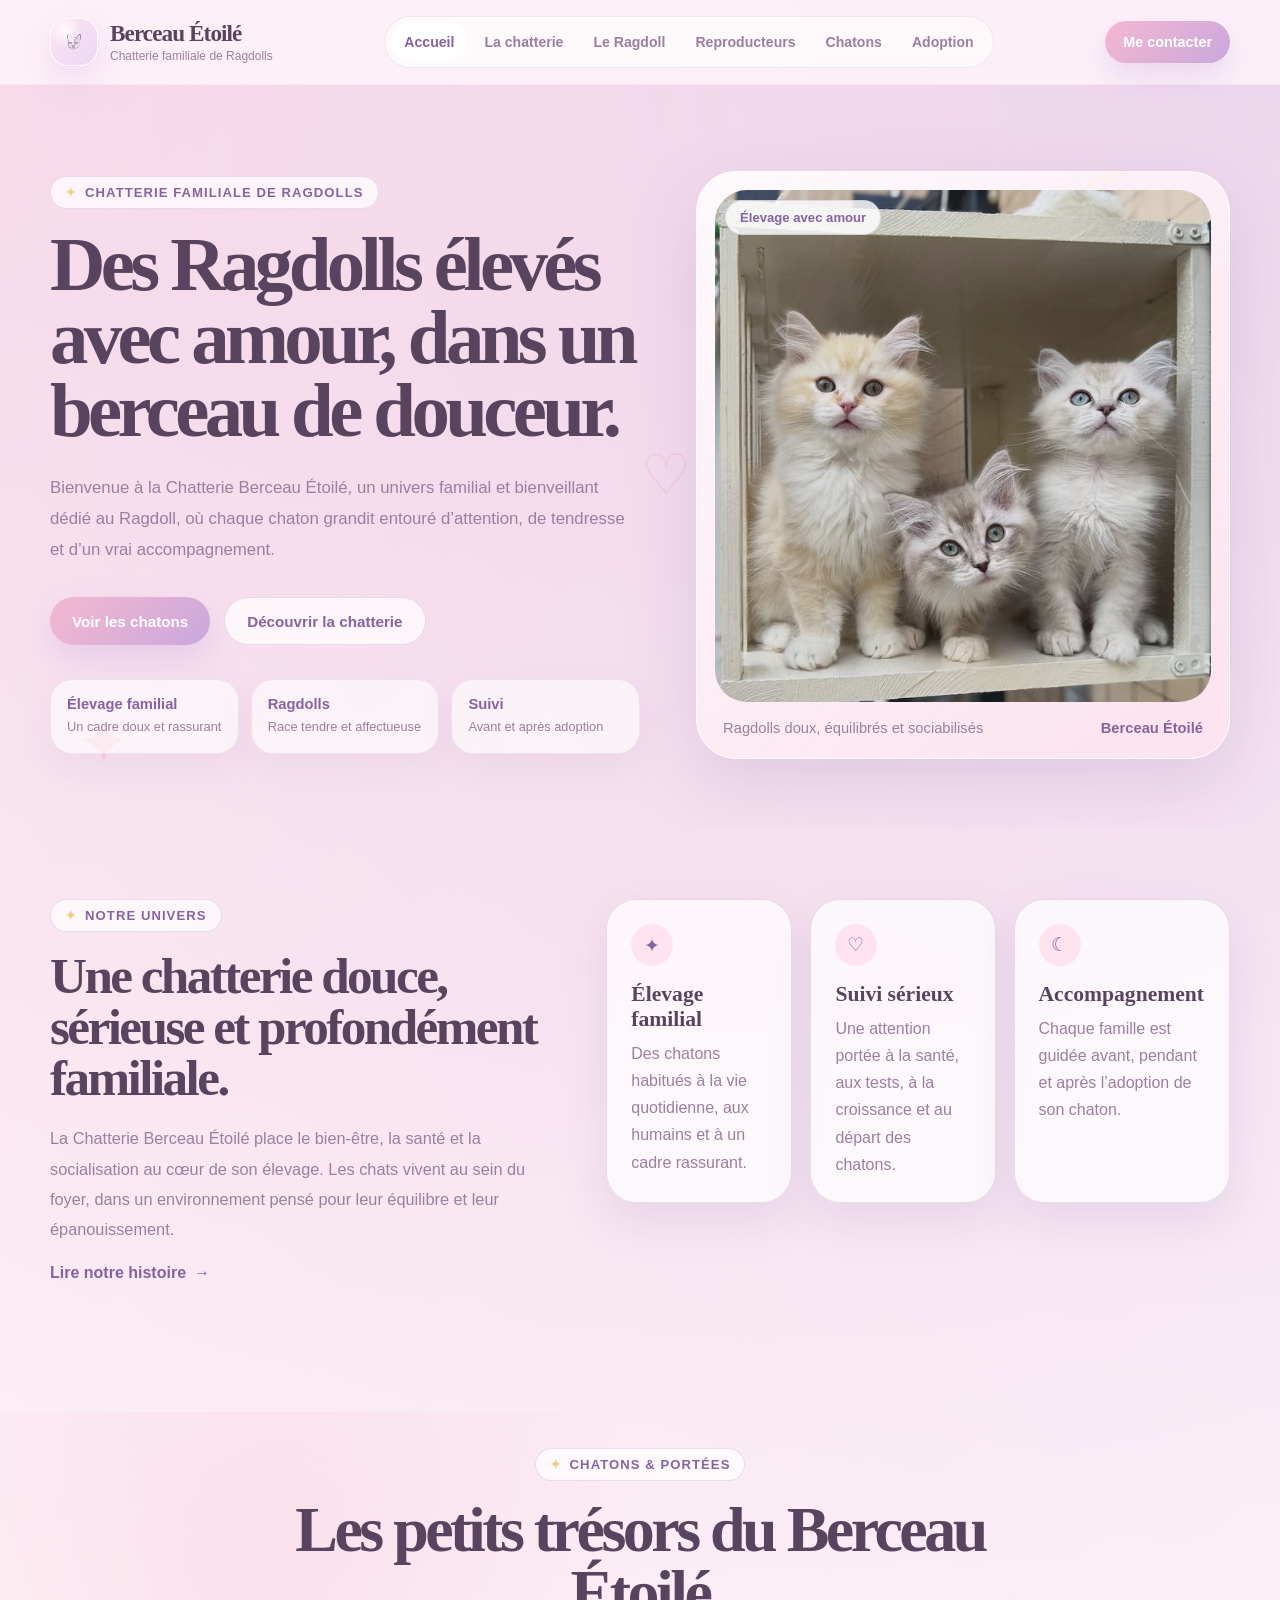
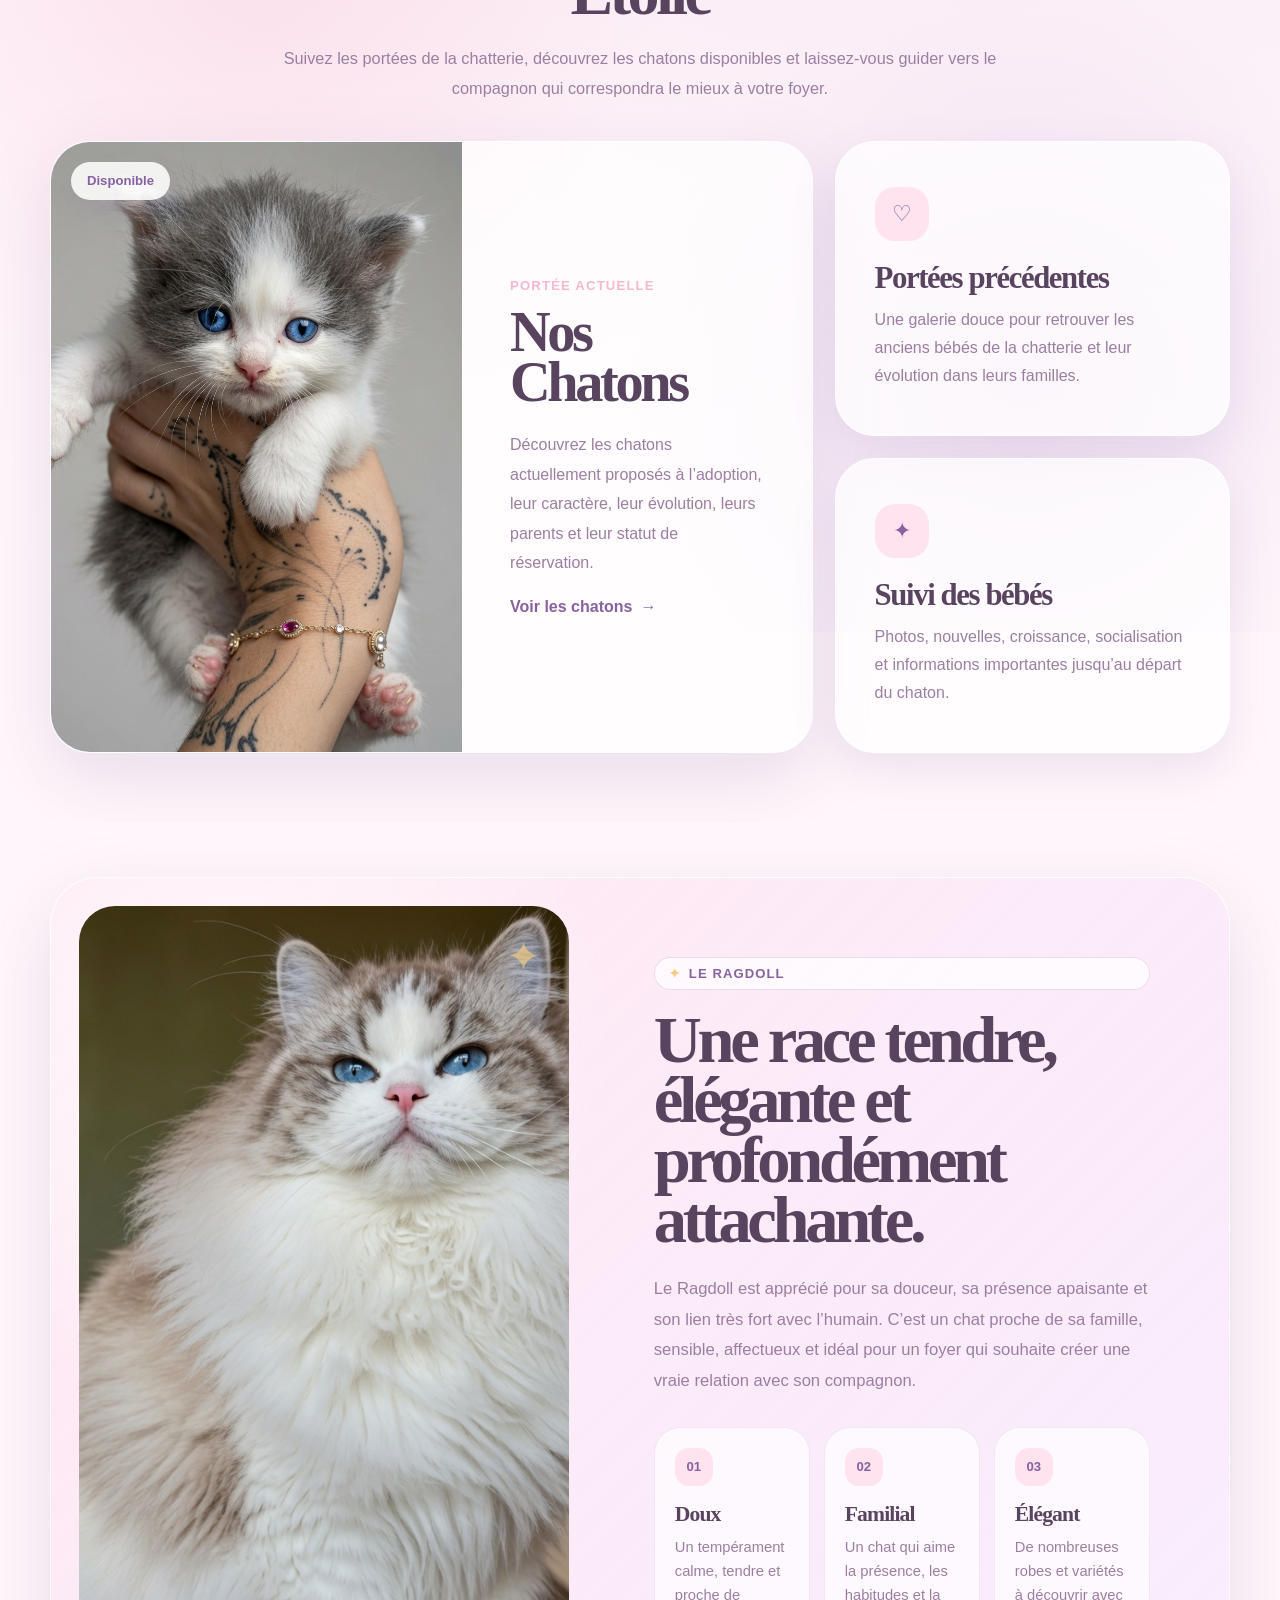
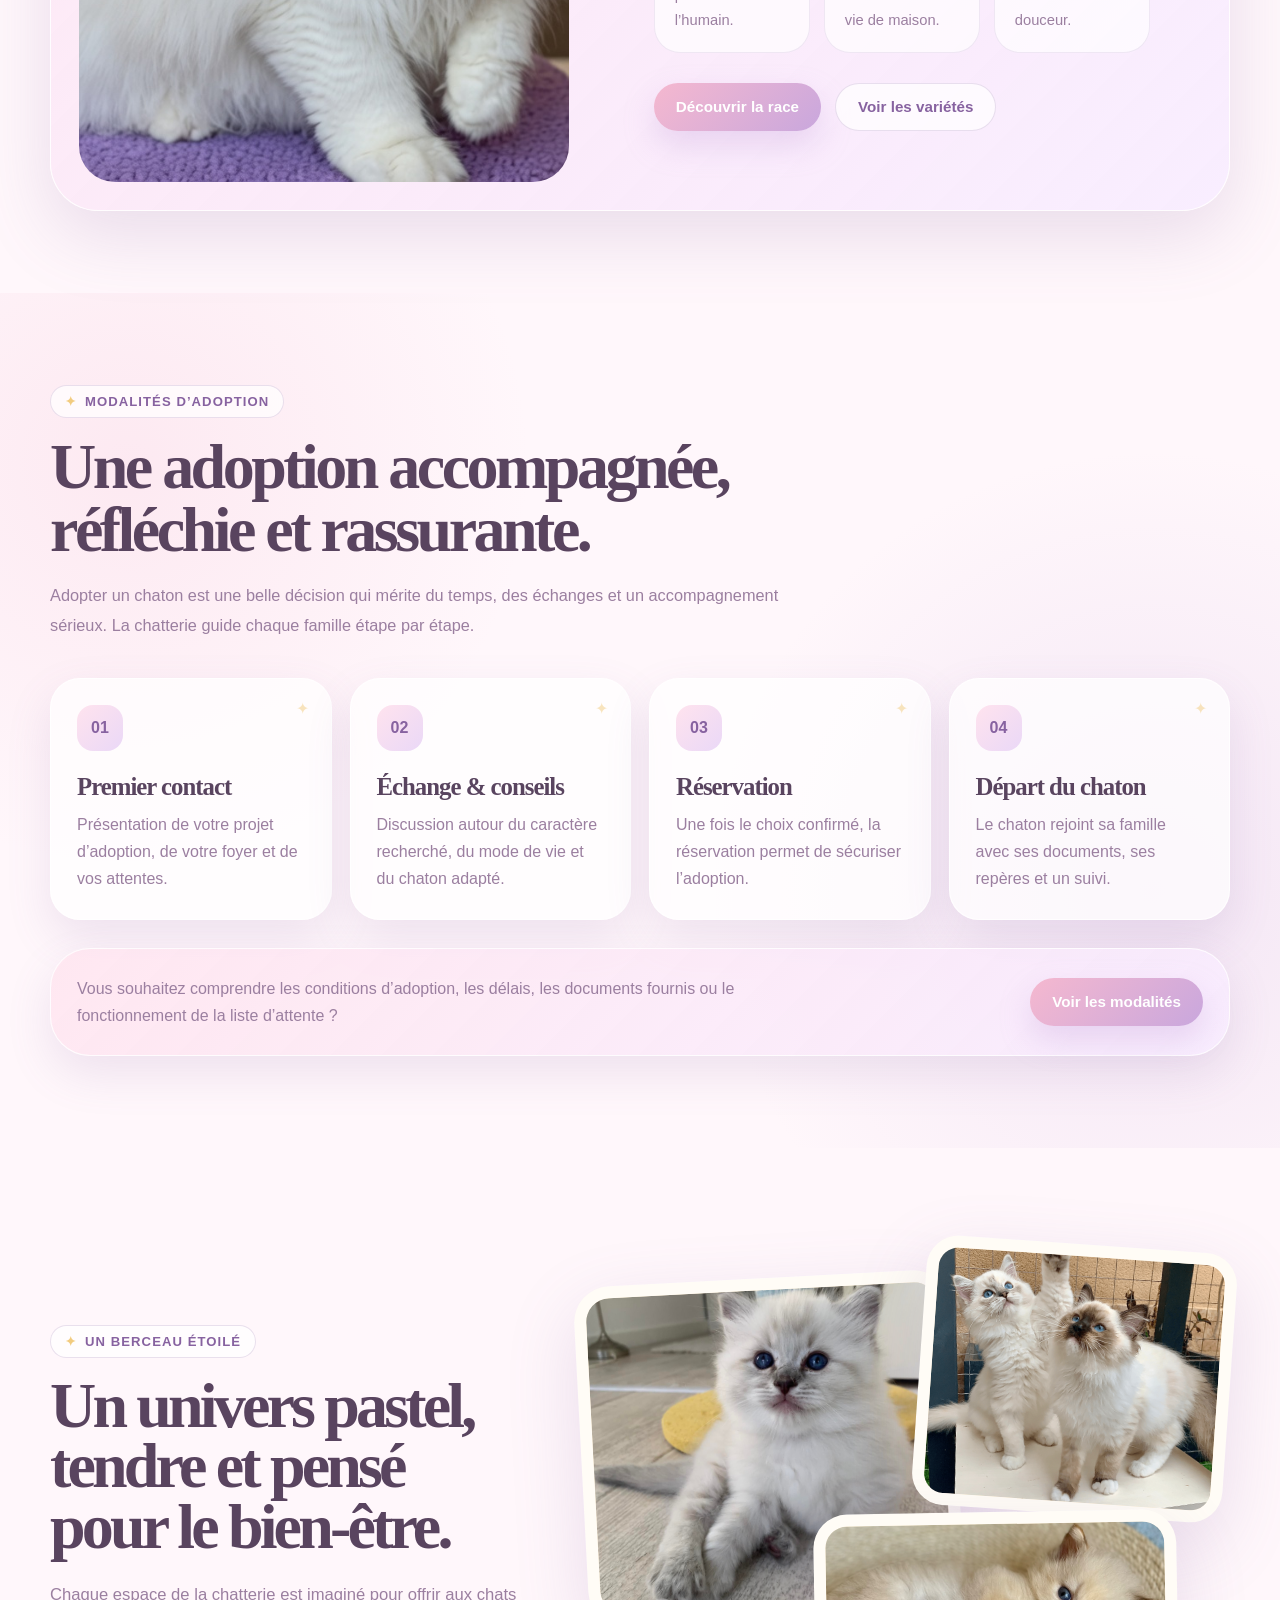
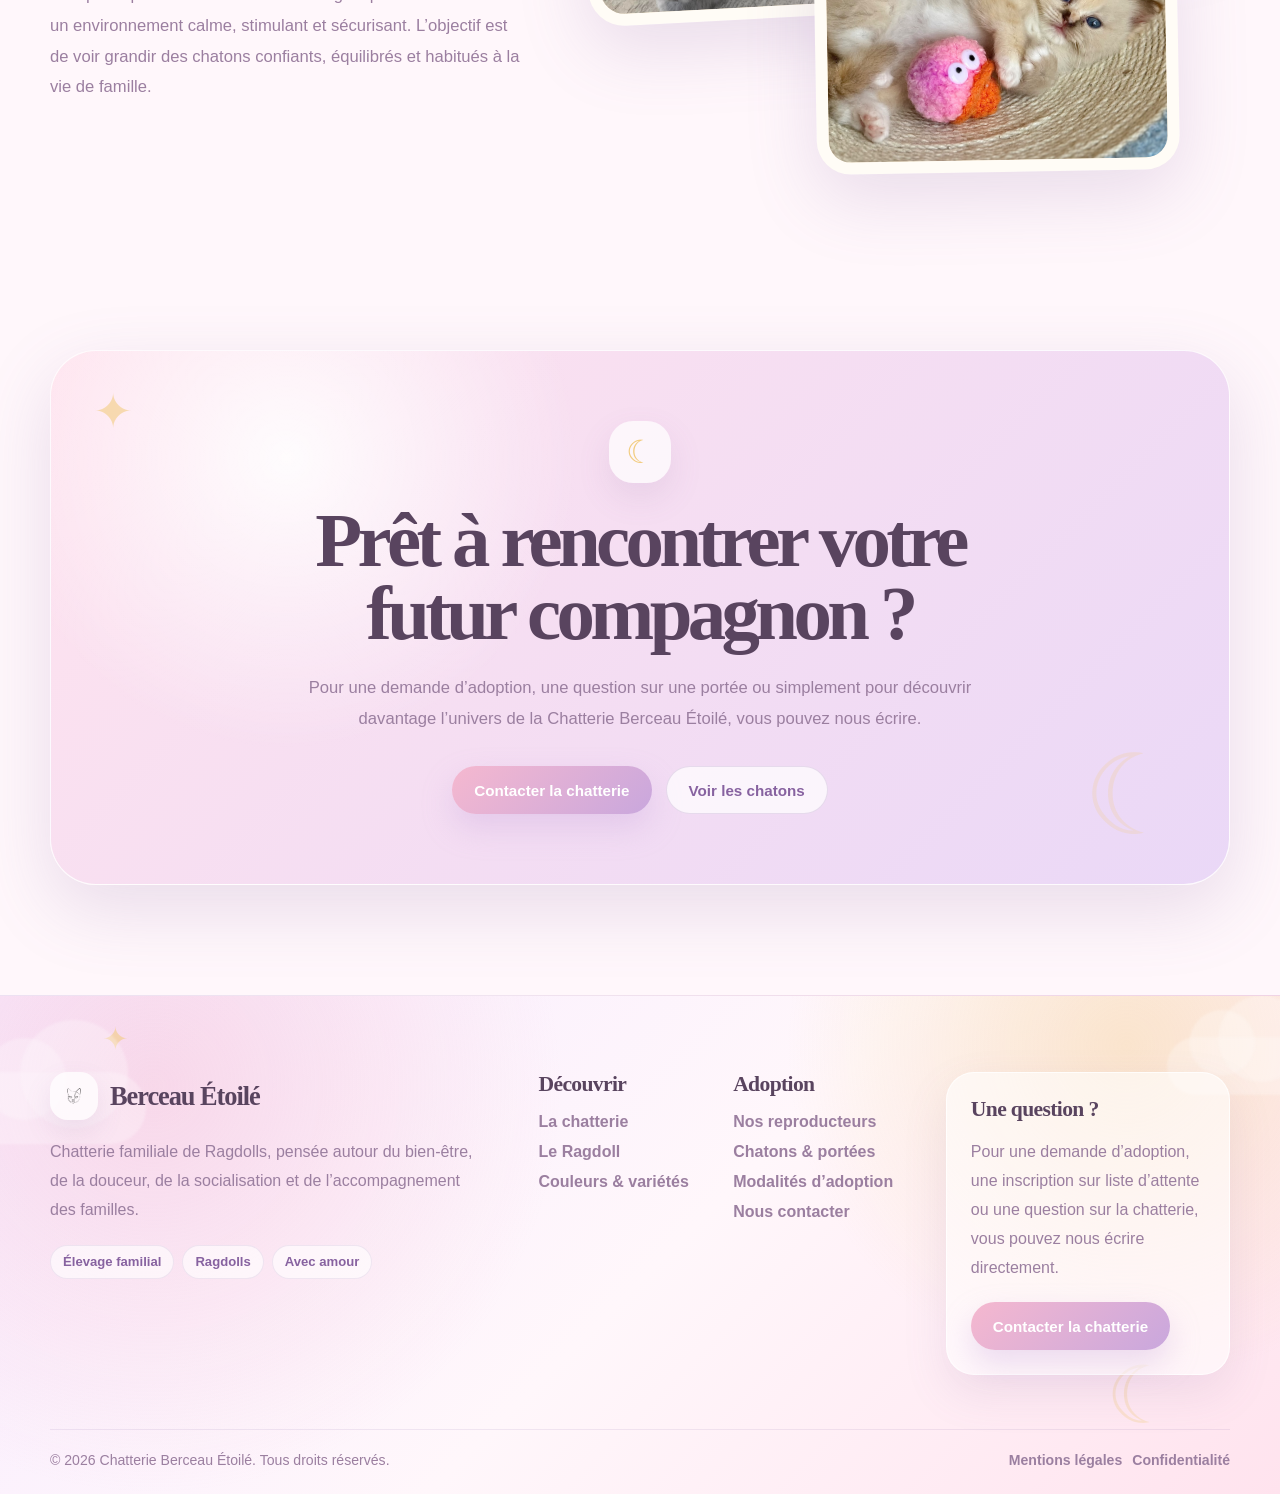
<file: docs/index.html>
﻿<!DOCTYPE html>
<html lang="fr">
<head>
    <meta charset="UTF-8">

    <meta name="viewport" content="width=device-width, initial-scale=1.0">

    <title>Chatterie Berceau Étoilé | Élevage familial de Ragdolls</title>

    <meta name="description" content="Découvrez la Chatterie Berceau Étoilé, un élevage familial de Ragdolls dans un univers doux, pastel et étoilé.">

    <link rel="stylesheet" href="./assets/css/base/reset.css">
    <link rel="stylesheet" href="./assets/css/base/variables.css">
    <link rel="stylesheet" href="./assets/css/base/global.css">

    <link rel="stylesheet" href="./assets/css/components/header.css">
    <link rel="stylesheet" href="./assets/css/components/footer.css">
    <link rel="stylesheet" href="./assets/css/components/buttons.css">
    <link rel="stylesheet" href="./assets/css/components/cards.css">
    <link rel="stylesheet" href="./assets/css/components/forms.css">

        <link rel="stylesheet" href="./assets/css/pages/home.css">
</head>

<body>
<header class="site-header" data-header>
    <div class="container site-header__inner">

        <a href="./index.html" class="site-header__brand" aria-label="Retour à l'accueil">
            <span class="site-header__logo">
                <img src="./assets/images/logo/logo-berceau.png" alt="">
            </span>

            <span class="site-header__identity">
                <strong>Berceau Étoilé</strong>
                <small>Chatterie familiale de Ragdolls</small>
            </span>
        </a>

        <nav class="site-header__nav" aria-label="Navigation principale">
            <a href="./index.html" class="is-active">
                Accueil
            </a>

            <a href="./la-chatterie.html" class="">
                La chatterie
            </a>

            <a href="./le-ragdoll.html" class="">
                Le Ragdoll
            </a>

            <a href="./nos-reproducteurs.html" class="">
                Reproducteurs
            </a>

            <a href="./chatons.html" class="">
                Chatons
            </a>

            <a href="./modalites-adoption.html" class="">
                Adoption
            </a>
        </nav>

        <div class="site-header__actions">
            <a href="./contact.html" class="site-header__contact">
                Me contacter
            </a>

            <button class="site-header__burger"
                    type="button"
                    aria-label="Ouvrir le menu"
                    aria-expanded="false"
                    data-menu-button>
                <span></span>
                <span></span>
                <span></span>
            </button>
        </div>
    </div>

    <div class="mobile-menu" data-mobile-menu>
        <div class="container mobile-menu__inner">
            <div class="mobile-menu__top">
                <span>Menu</span>
                <strong>✦ Berceau Étoilé</strong>
            </div>

            <nav class="mobile-menu__nav" aria-label="Navigation mobile">
                <a href="./index.html">Accueil</a>
                <a href="./la-chatterie.html">La chatterie</a>
                <a href="./le-ragdoll.html">Le Ragdoll</a>
                <a href="./couleurs-et-varietes.html">Couleurs & variétés</a>
                <a href="./nos-reproducteurs.html">Nos reproducteurs</a>
                <a href="./chatons.html">Chatons & portées</a>
                <a href="./modalites-adoption.html">Modalités d’adoption</a>
                <a href="./contact.html">Contact</a>
            </nav>

            <div class="mobile-menu__card">
                <span>☾</span>
                <p>
                    Des Ragdolls élevés avec douceur, sérieux et beaucoup d’amour.
                </p>
            </div>
        </div>
    </div>
</header>

<main>
    
    <section class="home-hero">
        <div class="home-hero__decor home-hero__decor--moon">☾</div>
        <div class="home-hero__decor home-hero__decor--star">✦</div>
        <div class="home-hero__decor home-hero__decor--heart">♡</div>

        <div class="container home-hero__inner">
            <div class="home-hero__content" data-animate>
                <span class="section-kicker">Chatterie familiale de Ragdolls</span>

                <h1>
                    Des Ragdolls élevés avec amour,
                    dans un berceau de douceur.
                </h1>

                <p>
                    Bienvenue à la Chatterie Berceau Étoilé, un univers familial et bienveillant
                    dédié au Ragdoll, où chaque chaton grandit entouré d’attention, de tendresse
                    et d’un vrai accompagnement.
                </p>

                <div class="home-hero__actions">
                    <a href="./chatons.html" class="btn btn-primary">
                        Voir les chatons
                    </a>

                    <a href="./la-chatterie.html" class="btn btn-secondary">
                        Découvrir la chatterie
                    </a>
                </div>

                <div class="home-hero__trust">
                    <div>
                        <strong>Élevage familial</strong>
                        <span>Un cadre doux et rassurant</span>
                    </div>

                    <div>
                        <strong>Ragdolls</strong>
                        <span>Race tendre et affectueuse</span>
                    </div>

                    <div>
                        <strong>Suivi</strong>
                        <span>Avant et après adoption</span>
                    </div>
                </div>
            </div>

            <div class="home-hero__visual" data-animate>
                <div class="hero-card">
                    <div class="hero-card__badge">Élevage avec amour</div>

                    <div class="hero-card__image">
                        <img src="./assets/images/hero/hero-ragdoll.jpg" alt="Chat Ragdoll de la Chatterie Berceau Étoilé">
                    </div>

                    <div class="hero-card__footer">
                        <span>Ragdolls doux, équilibrés et sociabilisés</span>
                        <strong>Berceau Étoilé</strong>
                    </div>
                </div>
            </div>
        </div>
    </section>

    <section class="home-intro">
        <div class="container home-intro__grid">
            <div class="home-intro__text" data-animate>
                <span class="section-kicker">Notre univers</span>

                <h2>Une chatterie douce, sérieuse et profondément familiale.</h2>

                <p>
                    La Chatterie Berceau Étoilé place le bien-être, la santé et la socialisation
                    au cœur de son élevage. Les chats vivent au sein du foyer, dans un environnement
                    pensé pour leur équilibre et leur épanouissement.
                </p>

                <a href="./la-chatterie.html" class="text-link">
                    Lire notre histoire
                </a>
            </div>

            <div class="home-intro__cards" data-animate>
                <article class="soft-card">
                    <span>✦</span>
                    <h3>Élevage familial</h3>
                    <p>Des chatons habitués à la vie quotidienne, aux humains et à un cadre rassurant.</p>
                </article>

                <article class="soft-card">
                    <span>♡</span>
                    <h3>Suivi sérieux</h3>
                    <p>Une attention portée à la santé, aux tests, à la croissance et au départ des chatons.</p>
                </article>

                <article class="soft-card">
                    <span>☾</span>
                    <h3>Accompagnement</h3>
                    <p>Chaque famille est guidée avant, pendant et après l’adoption de son chaton.</p>
                </article>
            </div>
        </div>
    </section>

    <section class="home-kittens">
        <div class="container">
            <div class="section-heading section-heading--center" data-animate>
                <span class="section-kicker">Chatons & portées</span>

                <h2>Les petits trésors du Berceau Étoilé</h2>

                <p>
                    Suivez les portées de la chatterie, découvrez les chatons disponibles
                    et laissez-vous guider vers le compagnon qui correspondra le mieux à votre foyer.
                </p>
            </div>

            <div class="home-kittens__grid" data-animate>
                <article class="kitten-card kitten-card--large">
                    <div class="kitten-card__image">
                        <img src="./assets/images/kittens/kitten-01.jpg" alt="Chaton Ragdoll disponible">
                        <span class="kitten-card__status">Disponible</span>
                    </div>

                    <div class="kitten-card__content">
                        <span class="kitten-card__eyebrow">Portée actuelle</span>
                        <h3>Nos Chatons</h3>
                        <p>
                            Découvrez les chatons actuellement proposés à l’adoption, leur caractère,
                            leur évolution, leurs parents et leur statut de réservation.
                        </p>

                        <a href="./chatons.html" class="text-link">
                            Voir les chatons
                        </a>
                    </div>
                </article>

                <article class="kitten-mini-card">
                    <span>♡</span>
                    <h3>Portées précédentes</h3>
                    <p>
                        Une galerie douce pour retrouver les anciens bébés de la chatterie
                        et leur évolution dans leurs familles.
                    </p>
                </article>

                <article class="kitten-mini-card">
                    <span>✦</span>
                    <h3>Suivi des bébés</h3>
                    <p>
                        Photos, nouvelles, croissance, socialisation et informations importantes
                        jusqu’au départ du chaton.
                    </p>
                </article>
            </div>
        </div>
    </section>

    <section class="home-ragdoll">
        <div class="container">
            <div class="ragdoll-showcase" data-animate>
                <div class="ragdoll-showcase__image">
                    <img src="./assets/images/cats/ragdoll-01.jpg" alt="Ragdoll adulte">
                </div>

                <div class="ragdoll-showcase__content">
                    <span class="section-kicker">Le Ragdoll</span>

                    <h2>Une race tendre, élégante et profondément attachante.</h2>

                    <p>
                        Le Ragdoll est apprécié pour sa douceur, sa présence apaisante et son lien très fort
                        avec l’humain. C’est un chat proche de sa famille, sensible, affectueux et idéal pour
                        un foyer qui souhaite créer une vraie relation avec son compagnon.
                    </p>

                    <div class="ragdoll-showcase__traits">
                        <article>
                            <span>01</span>
                            <strong>Doux</strong>
                            <p>Un tempérament calme, tendre et proche de l’humain.</p>
                        </article>

                        <article>
                            <span>02</span>
                            <strong>Familial</strong>
                            <p>Un chat qui aime la présence, les habitudes et la vie de maison.</p>
                        </article>

                        <article>
                            <span>03</span>
                            <strong>Élégant</strong>
                            <p>De nombreuses robes et variétés à découvrir avec douceur.</p>
                        </article>
                    </div>

                    <div class="ragdoll-showcase__actions">
                        <a href="./le-ragdoll.html" class="btn btn-primary">
                            Découvrir la race
                        </a>

                        <a href="./couleurs-et-varietes.html" class="btn btn-secondary">
                            Voir les variétés
                        </a>
                    </div>
                </div>
            </div>
        </div>
    </section>

    <section class="home-adoption">
        <div class="container">
            <div class="section-heading" data-animate>
                <span class="section-kicker">Modalités d’adoption</span>

                <h2>Une adoption accompagnée, réfléchie et rassurante.</h2>

                <p>
                    Adopter un chaton est une belle décision qui mérite du temps, des échanges
                    et un accompagnement sérieux. La chatterie guide chaque famille étape par étape.
                </p>
            </div>

            <div class="adoption-steps" data-animate>
                <article class="adoption-step">
                    <span>01</span>
                    <h3>Premier contact</h3>
                    <p>
                        Présentation de votre projet d’adoption, de votre foyer et de vos attentes.
                    </p>
                </article>

                <article class="adoption-step">
                    <span>02</span>
                    <h3>Échange & conseils</h3>
                    <p>
                        Discussion autour du caractère recherché, du mode de vie et du chaton adapté.
                    </p>
                </article>

                <article class="adoption-step">
                    <span>03</span>
                    <h3>Réservation</h3>
                    <p>
                        Une fois le choix confirmé, la réservation permet de sécuriser l’adoption.
                    </p>
                </article>

                <article class="adoption-step">
                    <span>04</span>
                    <h3>Départ du chaton</h3>
                    <p>
                        Le chaton rejoint sa famille avec ses documents, ses repères et un suivi.
                    </p>
                </article>
            </div>

            <div class="home-adoption__cta" data-animate>
                <p>
                    Vous souhaitez comprendre les conditions d’adoption, les délais,
                    les documents fournis ou le fonctionnement de la liste d’attente ?
                </p>

                <a href="./modalites-adoption.html" class="btn btn-primary">
                    Voir les modalités
                </a>
            </div>
        </div>
    </section>

    <section class="home-world">
        <div class="container home-world__inner">
            <div class="home-world__content" data-animate>
                <span class="section-kicker">Un berceau étoilé</span>

                <h2>Un univers pastel, tendre et pensé pour le bien-être.</h2>

                <p>
                    Chaque espace de la chatterie est imaginé pour offrir aux chats un environnement
                    calme, stimulant et sécurisant. L’objectif est de voir grandir des chatons confiants,
                    équilibrés et habitués à la vie de famille.
                </p>
            </div>

            <div class="home-world__gallery" data-animate>
                <div class="world-picture world-picture--one">
                    <img src="./assets/images/hero/chatterie-01.jpg" alt="Univers de la chatterie">
                </div>

                <div class="world-picture world-picture--two">
                    <img src="./assets/images/hero/chatterie-02.jpg" alt="Espace des chats">
                </div>

                <div class="world-picture world-picture--three">
                    <img src="./assets/images/hero/chatterie-03.jpg" alt="Ragdoll dans la chatterie">
                </div>
            </div>
        </div>
    </section>

    <section class="home-final">
        <div class="container">
            <div class="home-final__card" data-animate>
                <span class="home-final__icon">☾</span>

                <h2>Prêt à rencontrer votre futur compagnon ?</h2>

                <p>
                    Pour une demande d’adoption, une question sur une portée ou simplement pour découvrir
                    davantage l’univers de la Chatterie Berceau Étoilé, vous pouvez nous écrire.
                </p>

                <div class="home-final__actions">
                    <a href="./contact.html" class="btn btn-primary">
                        Contacter la chatterie
                    </a>

                    <a href="./chatons.html" class="btn btn-secondary">
                        Voir les chatons
                    </a>
                </div>
            </div>
        </div>
    </section>

</main>

<footer class="site-footer">
    <div class="site-footer__cloud site-footer__cloud--one"></div>
    <div class="site-footer__cloud site-footer__cloud--two"></div>

    <div class="container site-footer__inner">
        <div class="site-footer__brand">
            <a href="./index.html" class="site-footer__logo">
                <span>
                    <img src="./assets/images/logo/logo-berceau.png" alt="">
                </span>
                <strong>Berceau Étoilé</strong>
            </a>

            <p>
                Chatterie familiale de Ragdolls, pensée autour du bien-être, de la douceur,
                de la socialisation et de l’accompagnement des familles.
            </p>

            <div class="site-footer__badges">
                <span>Élevage familial</span>
                <span>Ragdolls</span>
                <span>Avec amour</span>
            </div>
        </div>

        <div class="site-footer__links">
            <div>
                <h3>Découvrir</h3>

                <a href="./la-chatterie.html">La chatterie</a>
                <a href="./le-ragdoll.html">Le Ragdoll</a>
                <a href="./couleurs-et-varietes.html">Couleurs & variétés</a>
            </div>

            <div>
                <h3>Adoption</h3>

                <a href="./nos-reproducteurs.html">Nos reproducteurs</a>
                <a href="./chatons.html">Chatons & portées</a>
                <a href="./modalites-adoption.html">Modalités d’adoption</a>
                <a href="./contact.html">Nous contacter</a>
            </div>
        </div>

        <div class="site-footer__contact">
            <h3>Une question ?</h3>

            <p>
                Pour une demande d’adoption, une inscription sur liste d’attente ou une question
                sur la chatterie, vous pouvez nous écrire directement.
            </p>

            <a href="./contact.html" class="btn btn-primary">
                Contacter la chatterie
            </a>
        </div>
    </div>

    <div class="container site-footer__bottom">
        <p>
            © 2026 Chatterie Berceau Étoilé. Tous droits réservés.
        </p>

        <div>
            <a href="./mentions-legales.html">Mentions légales</a>
            <a href="./confidentialite.html">Confidentialité</a>
        </div>
    </div>
</footer>

<script src="./assets/js/main.js"></script>
<script src="./assets/js/components/header.js"></script>
<script src="./assets/js/components/animations.js"></script>

    <script src="./assets/js/pages/home.js"></script>
</body>
</html>
</file>
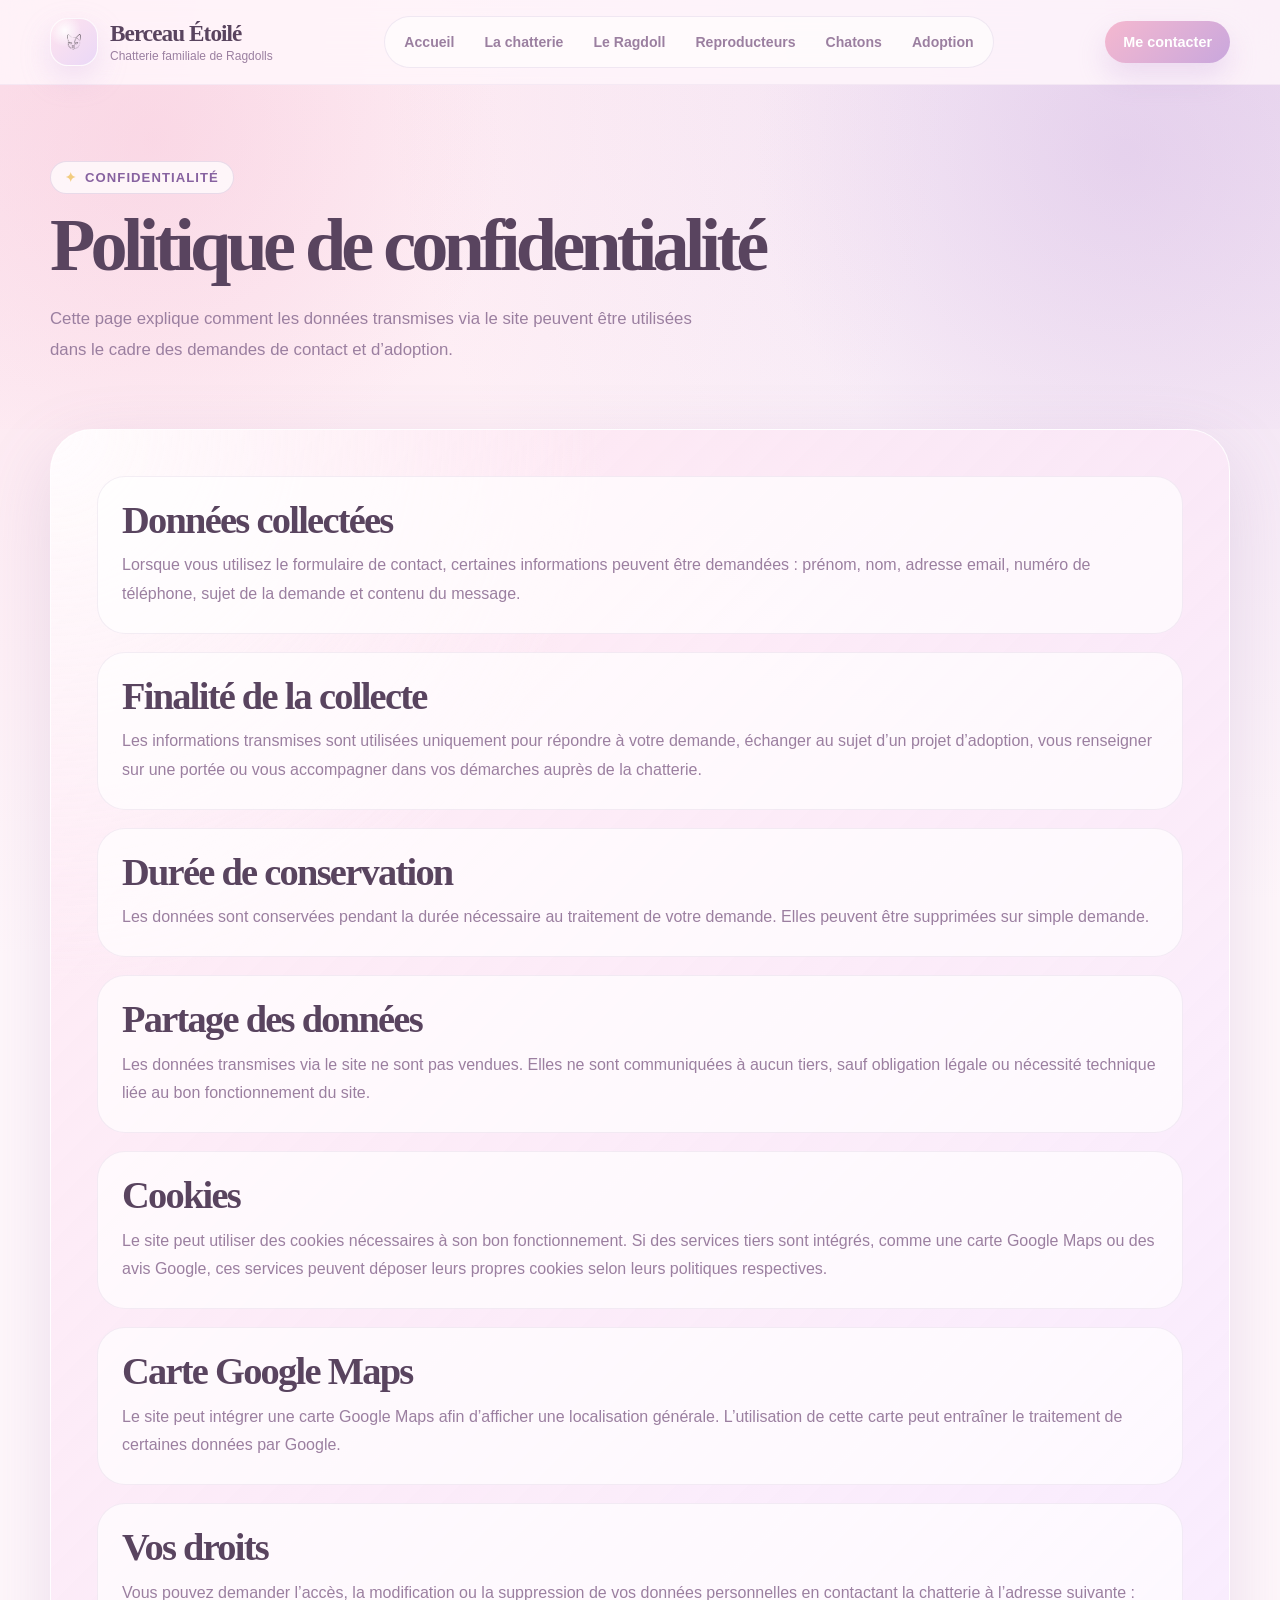
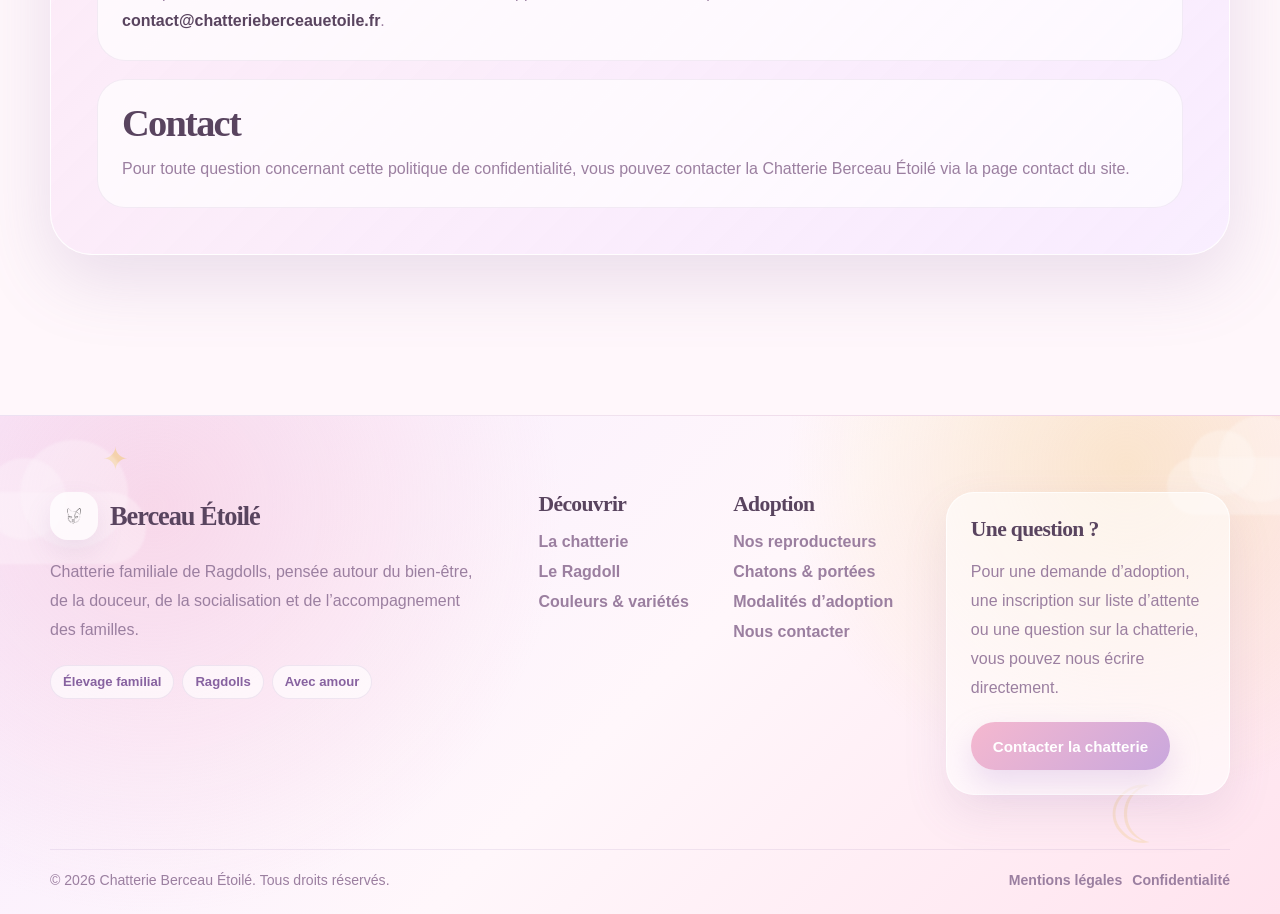
<file: docs/confidentialite.html>
﻿<!DOCTYPE html>
<html lang="fr">
<head>
    <meta charset="UTF-8">

    <meta name="viewport" content="width=device-width, initial-scale=1.0">

    <title>Politique de confidentialité | Chatterie Berceau Étoilé</title>

    <meta name="description" content="Politique de confidentialité de la Chatterie Berceau Étoilé.">

    <link rel="stylesheet" href="./assets/css/base/reset.css">
    <link rel="stylesheet" href="./assets/css/base/variables.css">
    <link rel="stylesheet" href="./assets/css/base/global.css">

    <link rel="stylesheet" href="./assets/css/components/header.css">
    <link rel="stylesheet" href="./assets/css/components/footer.css">
    <link rel="stylesheet" href="./assets/css/components/buttons.css">
    <link rel="stylesheet" href="./assets/css/components/cards.css">
    <link rel="stylesheet" href="./assets/css/components/forms.css">

        <link rel="stylesheet" href="./assets/css/pages/legal.css">
</head>

<body>
<header class="site-header" data-header>
    <div class="container site-header__inner">

        <a href="./index.html" class="site-header__brand" aria-label="Retour à l'accueil">
            <span class="site-header__logo">
                <img src="./assets/images/logo/logo-berceau.png" alt="">
            </span>

            <span class="site-header__identity">
                <strong>Berceau Étoilé</strong>
                <small>Chatterie familiale de Ragdolls</small>
            </span>
        </a>

        <nav class="site-header__nav" aria-label="Navigation principale">
            <a href="./index.html" class="">
                Accueil
            </a>

            <a href="./la-chatterie.html" class="">
                La chatterie
            </a>

            <a href="./le-ragdoll.html" class="">
                Le Ragdoll
            </a>

            <a href="./nos-reproducteurs.html" class="">
                Reproducteurs
            </a>

            <a href="./chatons.html" class="">
                Chatons
            </a>

            <a href="./modalites-adoption.html" class="">
                Adoption
            </a>
        </nav>

        <div class="site-header__actions">
            <a href="./contact.html" class="site-header__contact">
                Me contacter
            </a>

            <button class="site-header__burger"
                    type="button"
                    aria-label="Ouvrir le menu"
                    aria-expanded="false"
                    data-menu-button>
                <span></span>
                <span></span>
                <span></span>
            </button>
        </div>
    </div>

    <div class="mobile-menu" data-mobile-menu>
        <div class="container mobile-menu__inner">
            <div class="mobile-menu__top">
                <span>Menu</span>
                <strong>✦ Berceau Étoilé</strong>
            </div>

            <nav class="mobile-menu__nav" aria-label="Navigation mobile">
                <a href="./index.html">Accueil</a>
                <a href="./la-chatterie.html">La chatterie</a>
                <a href="./le-ragdoll.html">Le Ragdoll</a>
                <a href="./couleurs-et-varietes.html">Couleurs & variétés</a>
                <a href="./nos-reproducteurs.html">Nos reproducteurs</a>
                <a href="./chatons.html">Chatons & portées</a>
                <a href="./modalites-adoption.html">Modalités d’adoption</a>
                <a href="./contact.html">Contact</a>
            </nav>

            <div class="mobile-menu__card">
                <span>☾</span>
                <p>
                    Des Ragdolls élevés avec douceur, sérieux et beaucoup d’amour.
                </p>
            </div>
        </div>
    </div>
</header>

<main>
    
    <section class="legal-hero">
        <div class="container">
            <span class="section-kicker">Confidentialité</span>

            <h1>Politique de confidentialité</h1>

            <p>
                Cette page explique comment les données transmises via le site peuvent être utilisées
                dans le cadre des demandes de contact et d’adoption.
            </p>
        </div>
    </section>

    <section class="legal-content">
        <div class="container">
            <div class="legal-card">
                <article>
                    <h2>Données collectées</h2>

                    <p>
                        Lorsque vous utilisez le formulaire de contact, certaines informations peuvent être demandées :
                        prénom, nom, adresse email, numéro de téléphone, sujet de la demande et contenu du message.
                    </p>
                </article>

                <article>
                    <h2>Finalité de la collecte</h2>

                    <p>
                        Les informations transmises sont utilisées uniquement pour répondre à votre demande,
                        échanger au sujet d’un projet d’adoption, vous renseigner sur une portée ou vous accompagner
                        dans vos démarches auprès de la chatterie.
                    </p>
                </article>

                <article>
                    <h2>Durée de conservation</h2>

                    <p>
                        Les données sont conservées pendant la durée nécessaire au traitement de votre demande.
                        Elles peuvent être supprimées sur simple demande.
                    </p>
                </article>

                <article>
                    <h2>Partage des données</h2>

                    <p>
                        Les données transmises via le site ne sont pas vendues. Elles ne sont communiquées à aucun tiers,
                        sauf obligation légale ou nécessité technique liée au bon fonctionnement du site.
                    </p>
                </article>

                <article>
                    <h2>Cookies</h2>

                    <p>
                        Le site peut utiliser des cookies nécessaires à son bon fonctionnement. Si des services tiers
                        sont intégrés, comme une carte Google Maps ou des avis Google, ces services peuvent déposer
                        leurs propres cookies selon leurs politiques respectives.
                    </p>
                </article>

                <article>
                    <h2>Carte Google Maps</h2>

                    <p>
                        Le site peut intégrer une carte Google Maps afin d’afficher une localisation générale.
                        L’utilisation de cette carte peut entraîner le traitement de certaines données par Google.
                    </p>
                </article>

                <article>
                    <h2>Vos droits</h2>

                    <p>
                        Vous pouvez demander l’accès, la modification ou la suppression de vos données personnelles
                        en contactant la chatterie à l’adresse suivante :
                        <strong>contact@chatterieberceauetoile.fr</strong>.
                    </p>
                </article>

                <article>
                    <h2>Contact</h2>

                    <p>
                        Pour toute question concernant cette politique de confidentialité, vous pouvez contacter
                        la Chatterie Berceau Étoilé via la page contact du site.
                    </p>
                </article>
            </div>
        </div>
    </section>

</main>

<footer class="site-footer">
    <div class="site-footer__cloud site-footer__cloud--one"></div>
    <div class="site-footer__cloud site-footer__cloud--two"></div>

    <div class="container site-footer__inner">
        <div class="site-footer__brand">
            <a href="./index.html" class="site-footer__logo">
                <span>
                    <img src="./assets/images/logo/logo-berceau.png" alt="">
                </span>
                <strong>Berceau Étoilé</strong>
            </a>

            <p>
                Chatterie familiale de Ragdolls, pensée autour du bien-être, de la douceur,
                de la socialisation et de l’accompagnement des familles.
            </p>

            <div class="site-footer__badges">
                <span>Élevage familial</span>
                <span>Ragdolls</span>
                <span>Avec amour</span>
            </div>
        </div>

        <div class="site-footer__links">
            <div>
                <h3>Découvrir</h3>

                <a href="./la-chatterie.html">La chatterie</a>
                <a href="./le-ragdoll.html">Le Ragdoll</a>
                <a href="./couleurs-et-varietes.html">Couleurs & variétés</a>
            </div>

            <div>
                <h3>Adoption</h3>

                <a href="./nos-reproducteurs.html">Nos reproducteurs</a>
                <a href="./chatons.html">Chatons & portées</a>
                <a href="./modalites-adoption.html">Modalités d’adoption</a>
                <a href="./contact.html">Nous contacter</a>
            </div>
        </div>

        <div class="site-footer__contact">
            <h3>Une question ?</h3>

            <p>
                Pour une demande d’adoption, une inscription sur liste d’attente ou une question
                sur la chatterie, vous pouvez nous écrire directement.
            </p>

            <a href="./contact.html" class="btn btn-primary">
                Contacter la chatterie
            </a>
        </div>
    </div>

    <div class="container site-footer__bottom">
        <p>
            © 2026 Chatterie Berceau Étoilé. Tous droits réservés.
        </p>

        <div>
            <a href="./mentions-legales.html">Mentions légales</a>
            <a href="./confidentialite.html">Confidentialité</a>
        </div>
    </div>
</footer>

<script src="./assets/js/main.js"></script>
<script src="./assets/js/components/header.js"></script>
<script src="./assets/js/components/animations.js"></script>

</body>
</html>
</file>
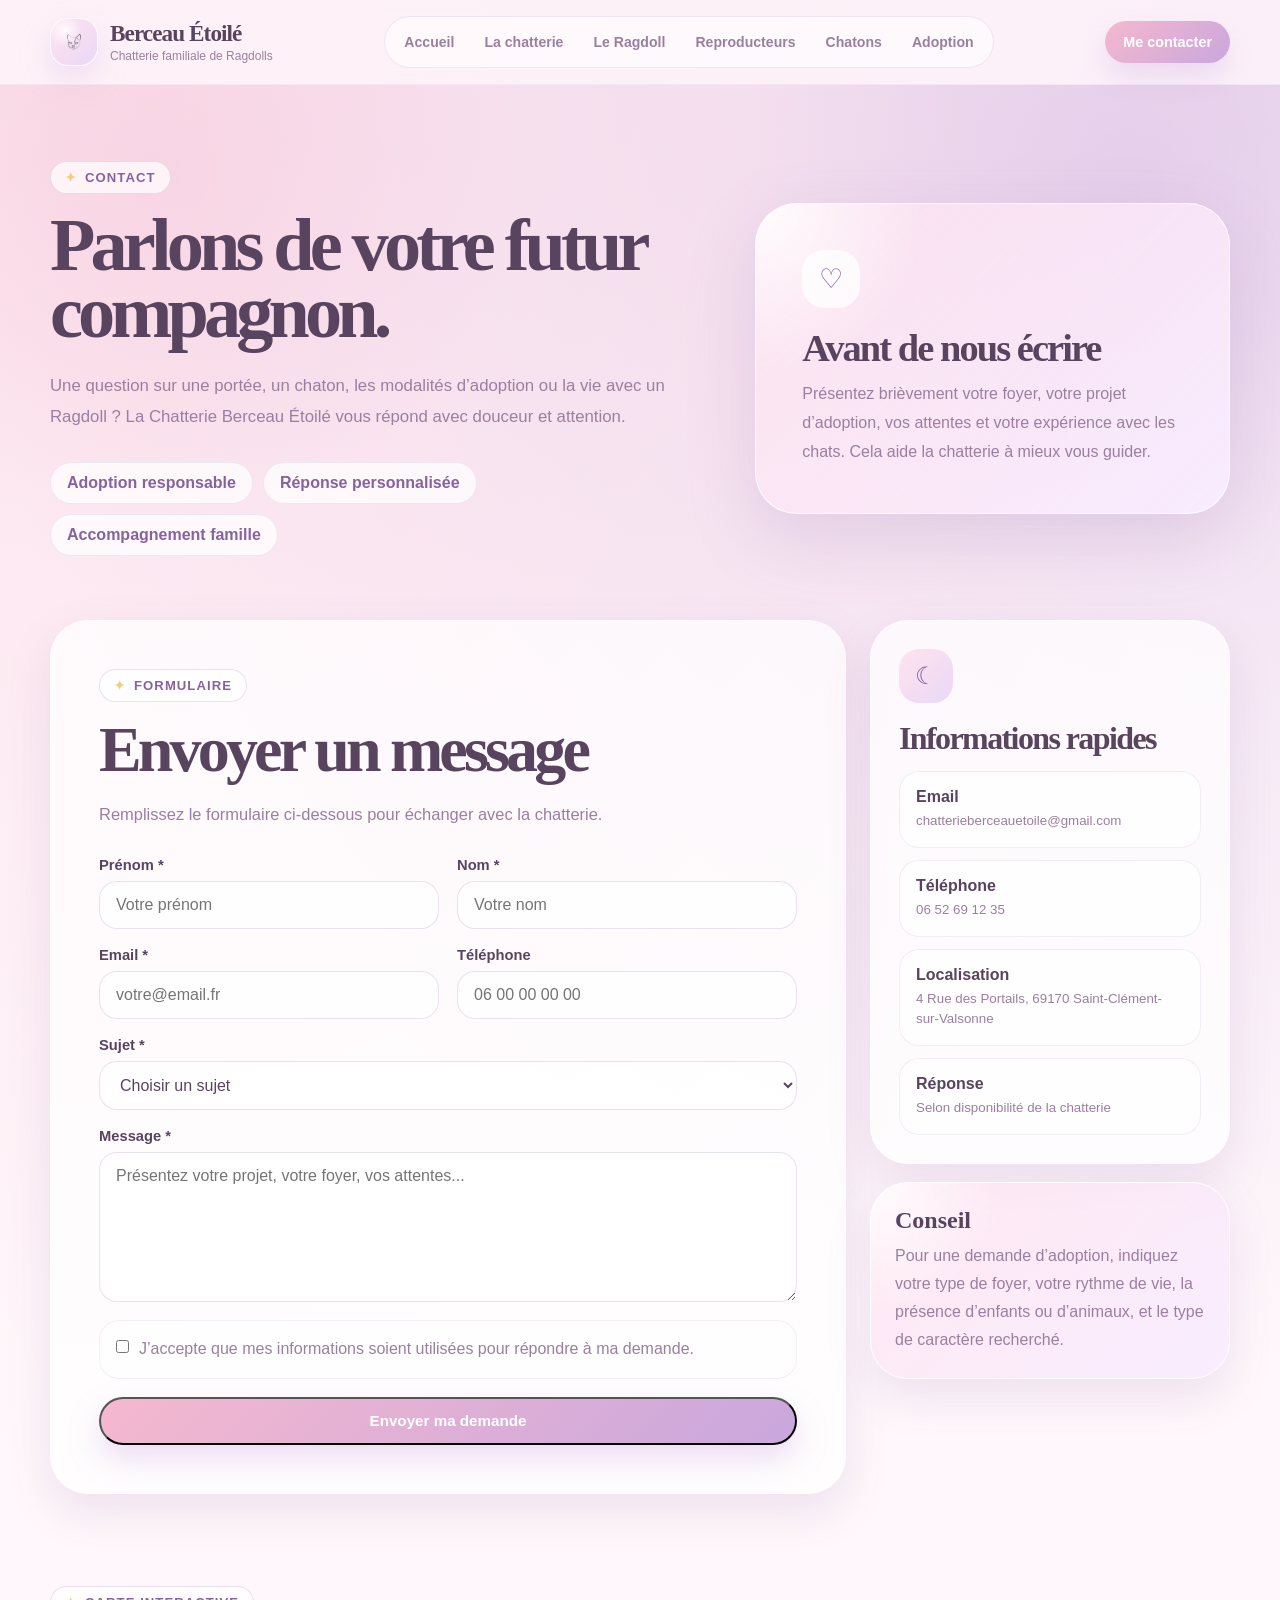
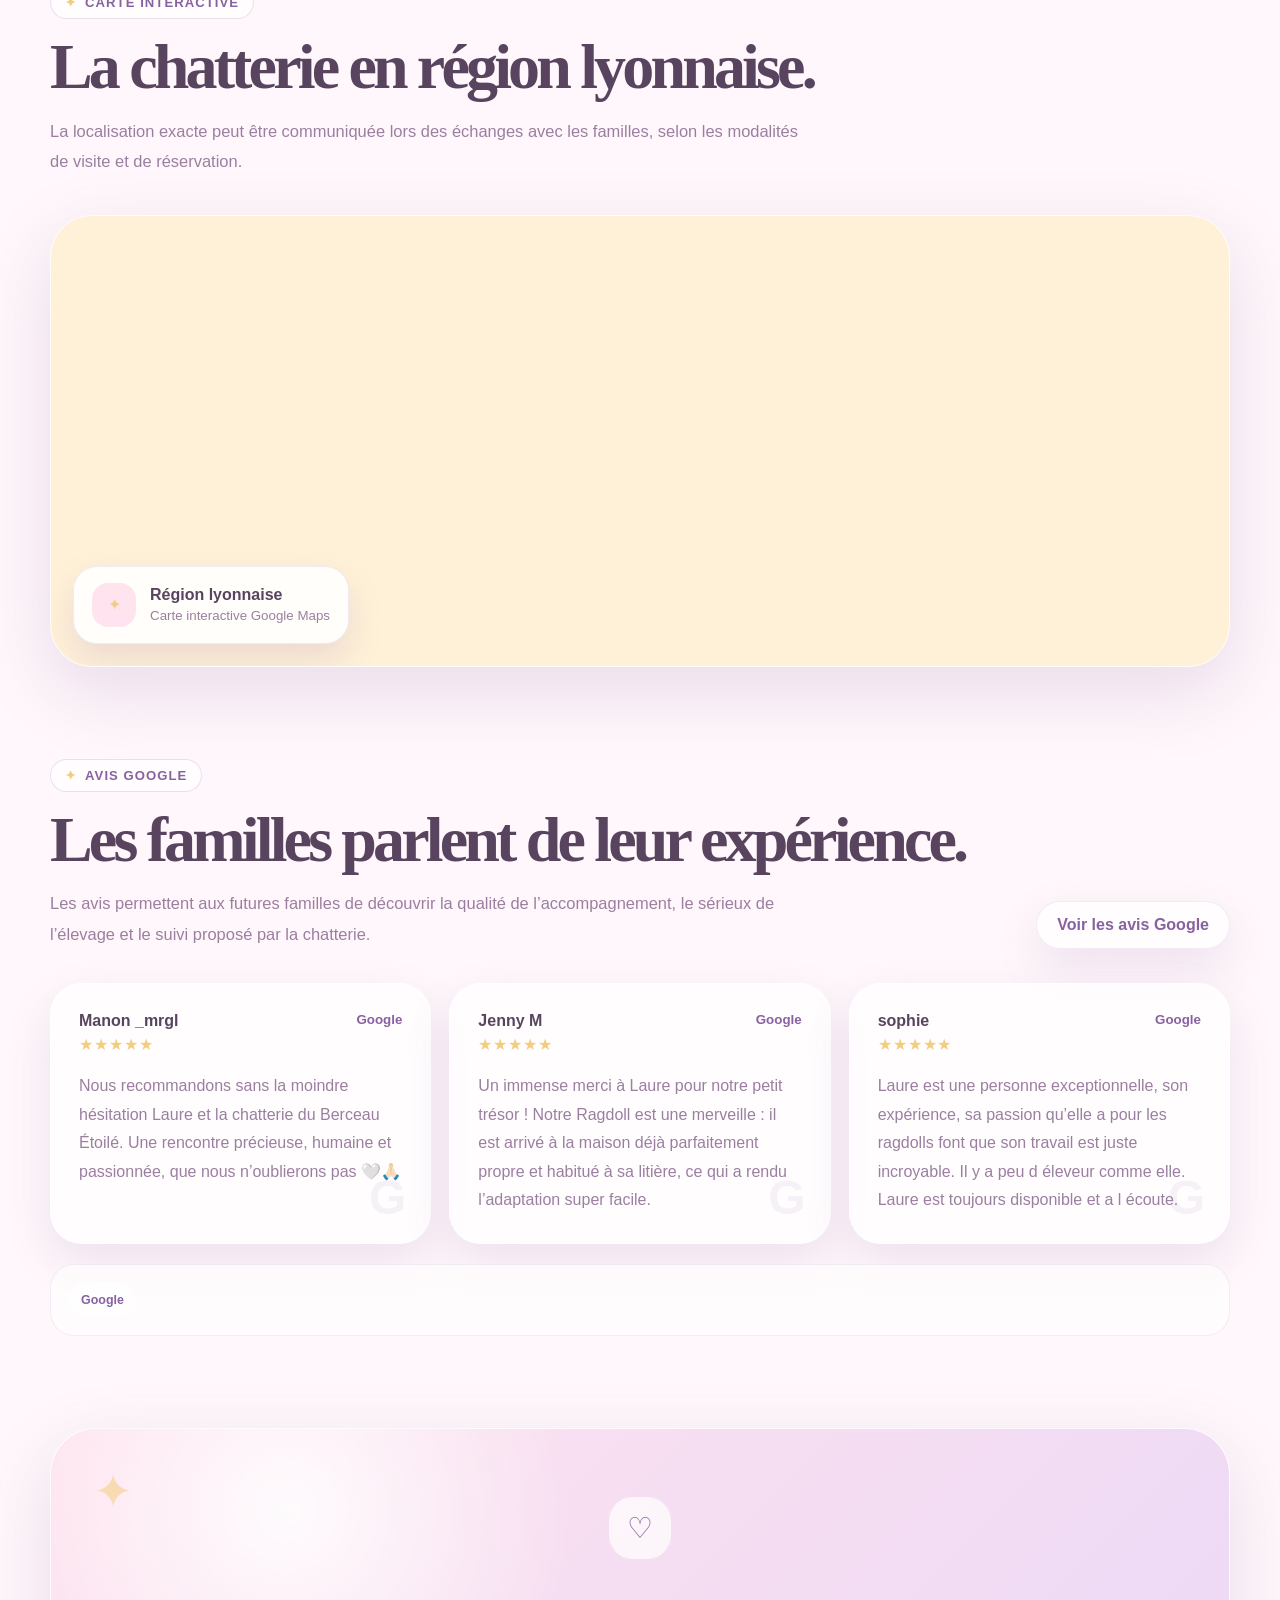
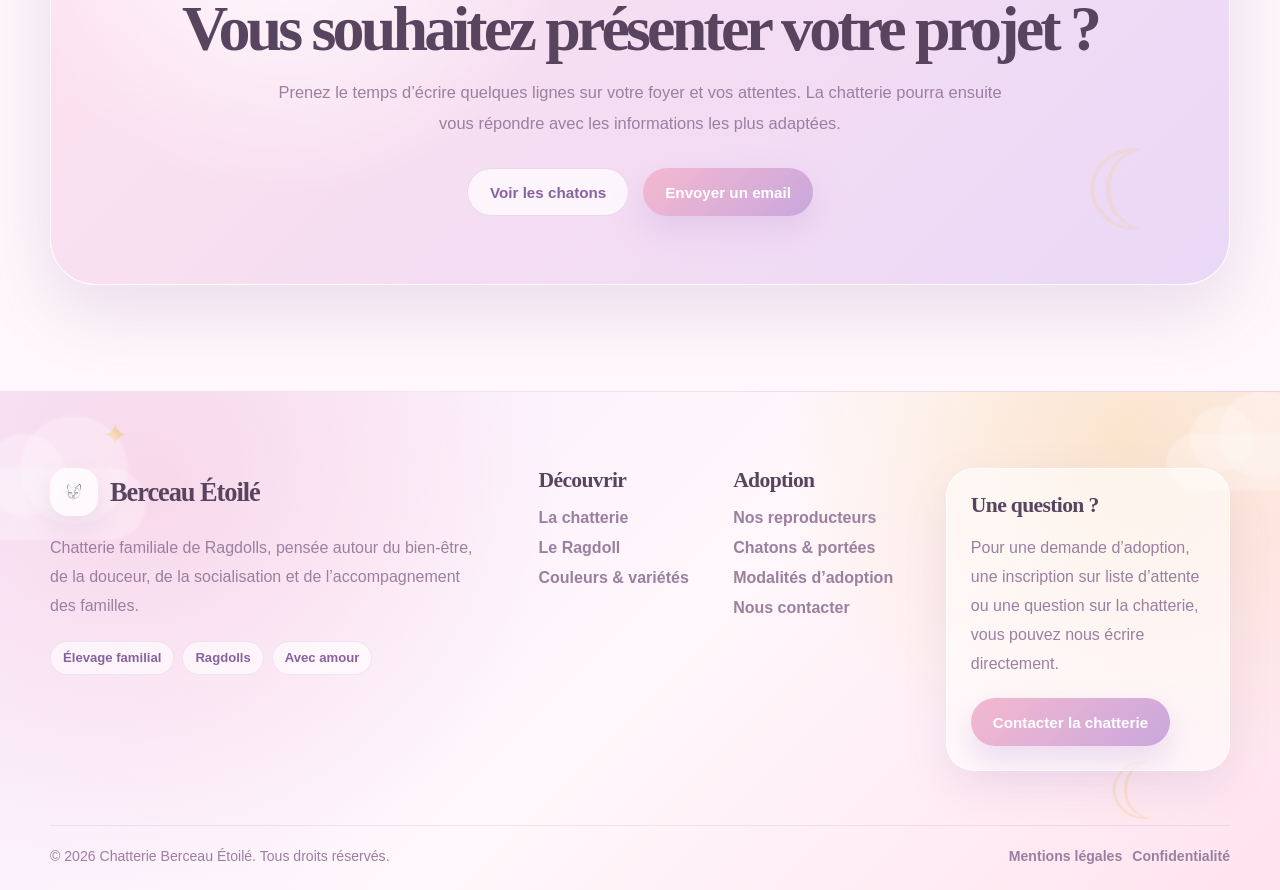
<file: docs/contact.html>
﻿<!DOCTYPE html>
<html lang="fr">
<head>
    <meta charset="UTF-8">

    <meta name="viewport" content="width=device-width, initial-scale=1.0">

    <title>Contact | Chatterie Berceau Étoilé</title>

    <meta name="description" content="Contactez la Chatterie Berceau Étoilé pour une adoption de chaton Ragdoll, une question sur les portées ou les modalités d’adoption.">

    <link rel="stylesheet" href="./assets/css/base/reset.css">
    <link rel="stylesheet" href="./assets/css/base/variables.css">
    <link rel="stylesheet" href="./assets/css/base/global.css">

    <link rel="stylesheet" href="./assets/css/components/header.css">
    <link rel="stylesheet" href="./assets/css/components/footer.css">
    <link rel="stylesheet" href="./assets/css/components/buttons.css">
    <link rel="stylesheet" href="./assets/css/components/cards.css">
    <link rel="stylesheet" href="./assets/css/components/forms.css">

        <link rel="stylesheet" href="./assets/css/pages/contact.css">
</head>

<body>
<header class="site-header" data-header>
    <div class="container site-header__inner">

        <a href="./index.html" class="site-header__brand" aria-label="Retour à l'accueil">
            <span class="site-header__logo">
                <img src="./assets/images/logo/logo-berceau.png" alt="">
            </span>

            <span class="site-header__identity">
                <strong>Berceau Étoilé</strong>
                <small>Chatterie familiale de Ragdolls</small>
            </span>
        </a>

        <nav class="site-header__nav" aria-label="Navigation principale">
            <a href="./index.html" class="">
                Accueil
            </a>

            <a href="./la-chatterie.html" class="">
                La chatterie
            </a>

            <a href="./le-ragdoll.html" class="">
                Le Ragdoll
            </a>

            <a href="./nos-reproducteurs.html" class="">
                Reproducteurs
            </a>

            <a href="./chatons.html" class="">
                Chatons
            </a>

            <a href="./modalites-adoption.html" class="">
                Adoption
            </a>
        </nav>

        <div class="site-header__actions">
            <a href="./contact.html" class="site-header__contact">
                Me contacter
            </a>

            <button class="site-header__burger"
                    type="button"
                    aria-label="Ouvrir le menu"
                    aria-expanded="false"
                    data-menu-button>
                <span></span>
                <span></span>
                <span></span>
            </button>
        </div>
    </div>

    <div class="mobile-menu" data-mobile-menu>
        <div class="container mobile-menu__inner">
            <div class="mobile-menu__top">
                <span>Menu</span>
                <strong>✦ Berceau Étoilé</strong>
            </div>

            <nav class="mobile-menu__nav" aria-label="Navigation mobile">
                <a href="./index.html">Accueil</a>
                <a href="./la-chatterie.html">La chatterie</a>
                <a href="./le-ragdoll.html">Le Ragdoll</a>
                <a href="./couleurs-et-varietes.html">Couleurs & variétés</a>
                <a href="./nos-reproducteurs.html">Nos reproducteurs</a>
                <a href="./chatons.html">Chatons & portées</a>
                <a href="./modalites-adoption.html">Modalités d’adoption</a>
                <a href="./contact.html">Contact</a>
            </nav>

            <div class="mobile-menu__card">
                <span>☾</span>
                <p>
                    Des Ragdolls élevés avec douceur, sérieux et beaucoup d’amour.
                </p>
            </div>
        </div>
    </div>
</header>

<main>
    
    <section class="contact-hero">
        <div class="container contact-hero__inner">
            <div class="contact-hero__content" data-animate>
                <span class="section-kicker">Contact</span>

                <h1>
                    Parlons de votre futur compagnon.
                </h1>

                <p>
                    Une question sur une portée, un chaton, les modalités d’adoption ou la vie avec un Ragdoll ?
                    La Chatterie Berceau Étoilé vous répond avec douceur et attention.
                </p>

                <div class="contact-hero__badges">
                    <span>Adoption responsable</span>
                    <span>Réponse personnalisée</span>
                    <span>Accompagnement famille</span>
                </div>
            </div>

            <div class="contact-hero__visual" data-animate>
                <div class="contact-hero__card">
                    <span>♡</span>

                    <h2>Avant de nous écrire</h2>

                    <p>
                        Présentez brièvement votre foyer, votre projet d’adoption, vos attentes
                        et votre expérience avec les chats. Cela aide la chatterie à mieux vous guider.
                    </p>
                </div>
            </div>
        </div>
    </section>

    <section class="contact-main">
        <div class="container contact-main__inner">
            <div class="contact-form-card" data-animate>
                <span class="section-kicker">Formulaire</span>

                <h2>Envoyer un message</h2>

                <p>
                    Remplissez le formulaire ci-dessous pour échanger avec la chatterie.
                </p>

                <form action="#" method="POST" class="contact-form">
                    <input type="hidden" name="_token" value="8iA0qm9hpQ00A18RYUAsZmMzKCJ6kXGzj0Vu1Ct2" autocomplete="off">
                    <div class="contact-form__grid">
                        <div class="form-field">
                            <label for="firstname">Prénom *</label>
                            <input type="text" id="firstname" name="firstname" placeholder="Votre prénom" required>
                        </div>

                        <div class="form-field">
                            <label for="lastname">Nom *</label>
                            <input type="text" id="lastname" name="lastname" placeholder="Votre nom" required>
                        </div>
                    </div>

                    <div class="contact-form__grid">
                        <div class="form-field">
                            <label for="email">Email *</label>
                            <input type="email" id="email" name="email" placeholder="votre@email.fr" required>
                        </div>

                        <div class="form-field">
                            <label for="phone">Téléphone</label>
                            <input type="tel" id="phone" name="phone" placeholder="06 00 00 00 00">
                        </div>
                    </div>

                    <div class="form-field">
                        <label for="subject">Sujet *</label>
                        <select id="subject" name="subject" required>
                            <option value="">Choisir un sujet</option>
                            <option value="adoption">Projet d’adoption</option>
                            <option value="chaton">Question sur un chaton</option>
                            <option value="portee">Question sur une portée</option>
                            <option value="modalites">Modalités d’adoption</option>
                            <option value="autre">Autre demande</option>
                        </select>
                    </div>

                    <div class="form-field">
                        <label for="message">Message *</label>
                        <textarea id="message" name="message" placeholder="Présentez votre projet, votre foyer, vos attentes..." required></textarea>
                    </div>

                    <label class="contact-consent">
                        <input type="checkbox" name="consent" required>
                        <span>
                        J’accepte que mes informations soient utilisées pour répondre à ma demande.
                    </span>
                    </label>

                    <button type="submit" class="btn btn-primary">
                        Envoyer ma demande
                    </button>
                </form>
            </div>

            <aside class="contact-info" data-animate>
                <div class="contact-info__card">
                    <span>☾</span>
                    <h3>Informations rapides</h3>

                    <div class="contact-info__list">
                        <a href="mailto:contact@chatterieberceauetoile.fr">
                            <strong>Email</strong>
                            <small>chatterieberceauetoile@gmail.com</small>
                        </a>

                        <a href="tel:+33600000000">
                            <strong>Téléphone</strong>
                            <small>06 52 69 12 35</small>
                        </a>

                        <div>
                            <strong>Localisation</strong>
                            <small>4 Rue des Portails, 69170 Saint-Clément-sur-Valsonne</small>
                        </div>

                        <div>
                            <strong>Réponse</strong>
                            <small>Selon disponibilité de la chatterie</small>
                        </div>
                    </div>
                </div>

                <div class="contact-info__soft">
                    <strong>Conseil</strong>
                    <p>
                        Pour une demande d’adoption, indiquez votre type de foyer, votre rythme de vie,
                        la présence d’enfants ou d’animaux, et le type de caractère recherché.
                    </p>
                </div>
            </aside>
        </div>
    </section>

    <section class="contact-map-section">
        <div class="container">
            <div class="section-heading" data-animate>
                <span class="section-kicker">Carte interactive</span>

                <h2>La chatterie en région lyonnaise.</h2>

                <p>
                    La localisation exacte peut être communiquée lors des échanges avec les familles,
                    selon les modalités de visite et de réservation.
                </p>
            </div>

            <div class="map-card" data-animate>
                <iframe
                    src="https://www.google.com/maps?q=Chatterie%20Berceau%20%C3%89toil%C3%A9%20Lyon&output=embed"
                    width="100%"
                    height="450"
                    style="border:0;"
                    allowfullscreen=""
                    loading="lazy"
                    referrerpolicy="no-referrer-when-downgrade"
                    title="Carte Google Maps Chatterie Berceau Étoilé">
                </iframe>

                <div class="map-card__overlay">
                    <span>✦</span>

                    <div>
                        <strong>Région lyonnaise</strong>
                        <small>Carte interactive Google Maps</small>
                    </div>
                </div>
            </div>
        </div>
    </section>

    <section class="google-reviews">
        <div class="container">
            <div class="google-reviews__top" data-animate>
                <div>
                    <span class="section-kicker">Avis Google</span>

                    <h2>Les familles parlent de leur expérience.</h2>

                    <p>
                        Les avis permettent aux futures familles de découvrir la qualité de l’accompagnement,
                        le sérieux de l’élevage et le suivi proposé par la chatterie.
                    </p>
                </div>

                <a href="https://www.google.com/search?q=Chatterie+Berceau+%C3%89toil%C3%A9+avis"
                   target="_blank"
                   rel="noopener noreferrer"
                   class="google-reviews__button">
                    Voir les avis Google
                </a>
            </div>

            <div class="reviews-grid" data-animate>
                <article class="review-card">
                    <div class="review-card__header">
                        <div>
                            <strong>Manon _mrgl</strong>
                            <span>★★★★★</span>
                        </div>

                        <small>Google</small>
                    </div>

                    <p>
                        Nous recommandons sans la moindre hésitation Laure et la chatterie du Berceau Étoilé. Une rencontre précieuse, humaine et passionnée, que nous n’oublierons pas 🤍🙏🏻
                    </p>
                </article>

                <article class="review-card">
                    <div class="review-card__header">
                        <div>
                            <strong>Jenny M</strong>
                            <span>★★★★★</span>
                        </div>

                        <small>Google</small>
                    </div>

                    <p>
                        Un immense merci à Laure pour notre petit trésor ! Notre Ragdoll est une merveille : il est arrivé à la maison déjà parfaitement propre et habitué à sa litière, ce qui a rendu l’adaptation super facile.
                    </p>
                </article>

                <article class="review-card">
                    <div class="review-card__header">
                        <div>
                            <strong>sophie</strong>
                            <span>★★★★★</span>
                        </div>

                        <small>Google</small>
                    </div>

                    <p>
                        Laure est une personne exceptionnelle, son expérience, sa passion qu’elle a pour les ragdolls font que son travail est juste incroyable.
                        Il y a peu d éleveur comme elle. Laure est toujours disponible et a l écoute.
                    </p>
                </article>
            </div>

            <div class="google-note" data-animate>
                <span>Google</span>
            </div>
        </div>
    </section>

    <section class="contact-final">
        <div class="container">
            <div class="contact-final__card" data-animate>
                <span class="contact-final__icon">♡</span>

                <h2>
                    Vous souhaitez présenter votre projet ?
                </h2>

                <p>
                    Prenez le temps d’écrire quelques lignes sur votre foyer et vos attentes.
                    La chatterie pourra ensuite vous répondre avec les informations les plus adaptées.
                </p>

                <div class="contact-final__actions">
                    <a href="./chatons.html" class="btn btn-secondary">
                        Voir les chatons
                    </a>

                    <a href="mailto:contact@chatterieberceauetoile.fr" class="btn btn-primary">
                        Envoyer un email
                    </a>
                </div>
            </div>
        </div>
    </section>

</main>

<footer class="site-footer">
    <div class="site-footer__cloud site-footer__cloud--one"></div>
    <div class="site-footer__cloud site-footer__cloud--two"></div>

    <div class="container site-footer__inner">
        <div class="site-footer__brand">
            <a href="./index.html" class="site-footer__logo">
                <span>
                    <img src="./assets/images/logo/logo-berceau.png" alt="">
                </span>
                <strong>Berceau Étoilé</strong>
            </a>

            <p>
                Chatterie familiale de Ragdolls, pensée autour du bien-être, de la douceur,
                de la socialisation et de l’accompagnement des familles.
            </p>

            <div class="site-footer__badges">
                <span>Élevage familial</span>
                <span>Ragdolls</span>
                <span>Avec amour</span>
            </div>
        </div>

        <div class="site-footer__links">
            <div>
                <h3>Découvrir</h3>

                <a href="./la-chatterie.html">La chatterie</a>
                <a href="./le-ragdoll.html">Le Ragdoll</a>
                <a href="./couleurs-et-varietes.html">Couleurs & variétés</a>
            </div>

            <div>
                <h3>Adoption</h3>

                <a href="./nos-reproducteurs.html">Nos reproducteurs</a>
                <a href="./chatons.html">Chatons & portées</a>
                <a href="./modalites-adoption.html">Modalités d’adoption</a>
                <a href="./contact.html">Nous contacter</a>
            </div>
        </div>

        <div class="site-footer__contact">
            <h3>Une question ?</h3>

            <p>
                Pour une demande d’adoption, une inscription sur liste d’attente ou une question
                sur la chatterie, vous pouvez nous écrire directement.
            </p>

            <a href="./contact.html" class="btn btn-primary">
                Contacter la chatterie
            </a>
        </div>
    </div>

    <div class="container site-footer__bottom">
        <p>
            © 2026 Chatterie Berceau Étoilé. Tous droits réservés.
        </p>

        <div>
            <a href="./mentions-legales.html">Mentions légales</a>
            <a href="./confidentialite.html">Confidentialité</a>
        </div>
    </div>
</footer>

<script src="./assets/js/main.js"></script>
<script src="./assets/js/components/header.js"></script>
<script src="./assets/js/components/animations.js"></script>

</body>
</html>
</file>
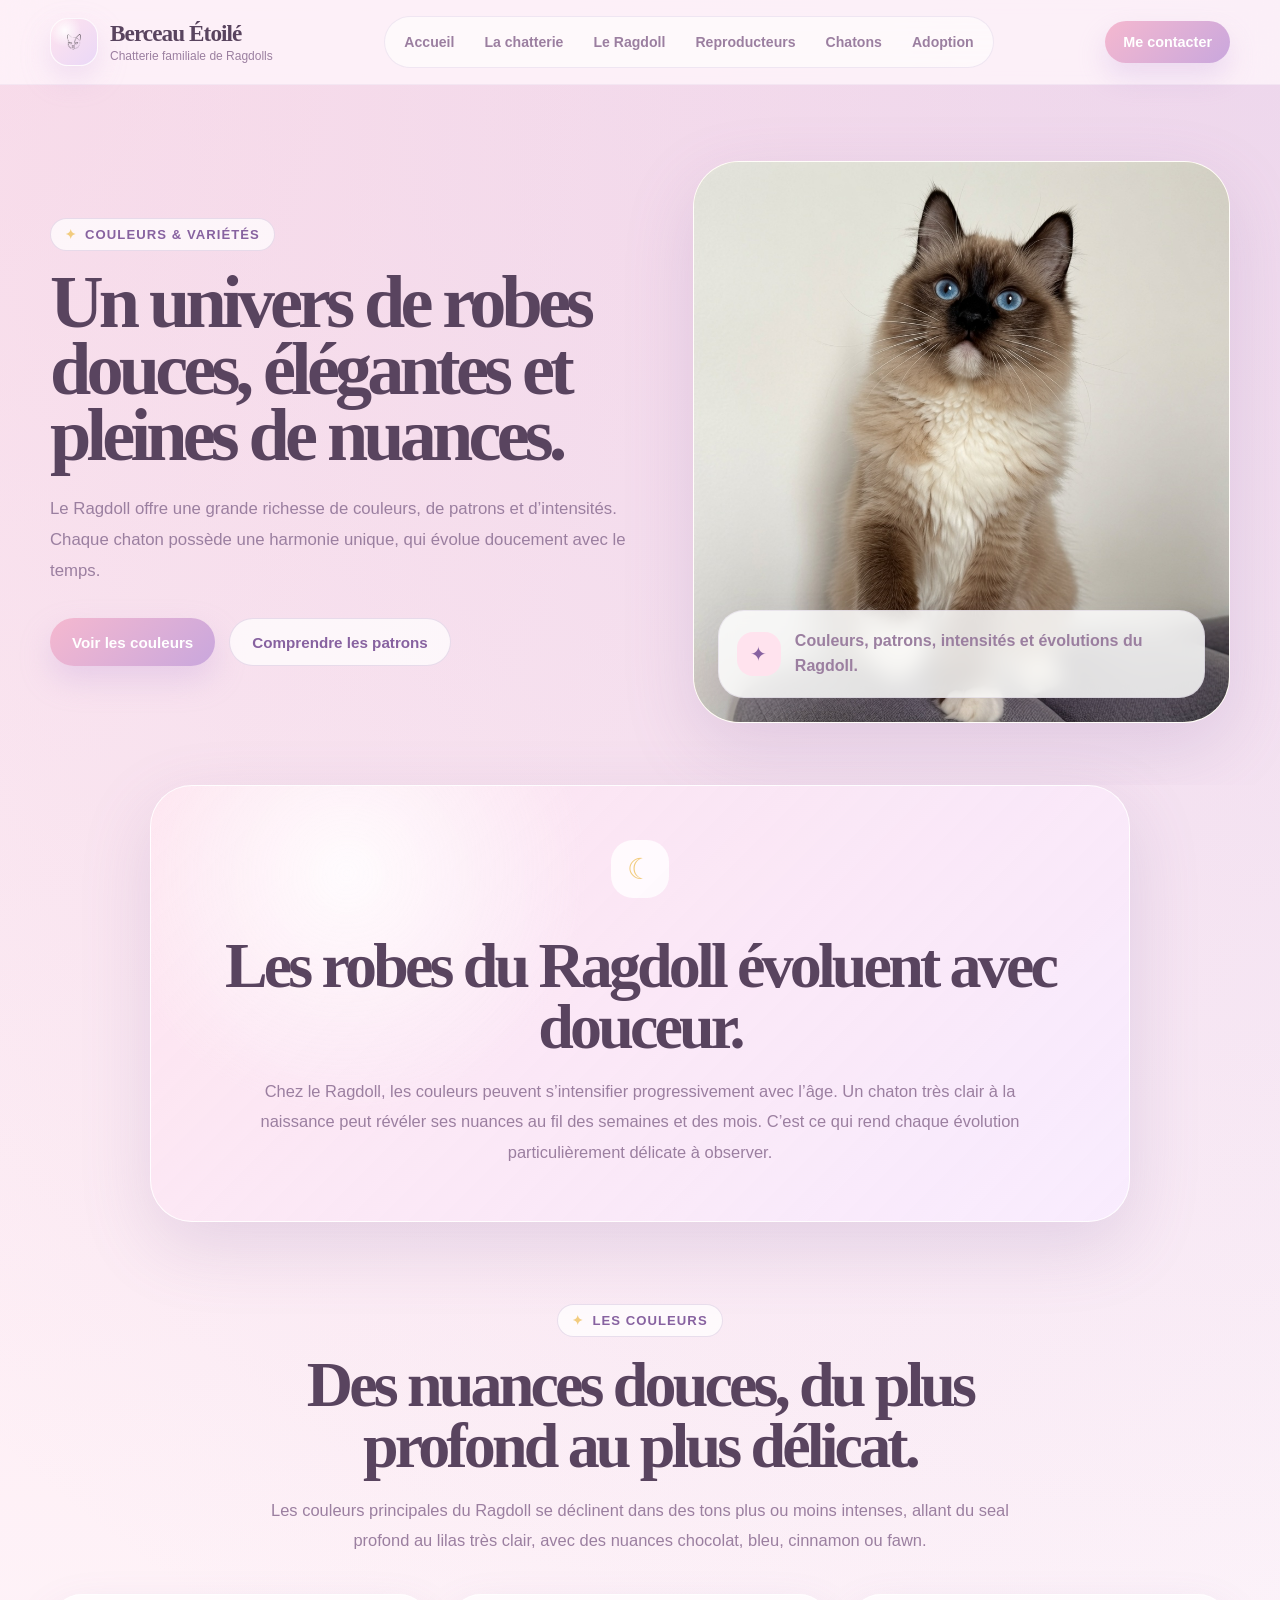
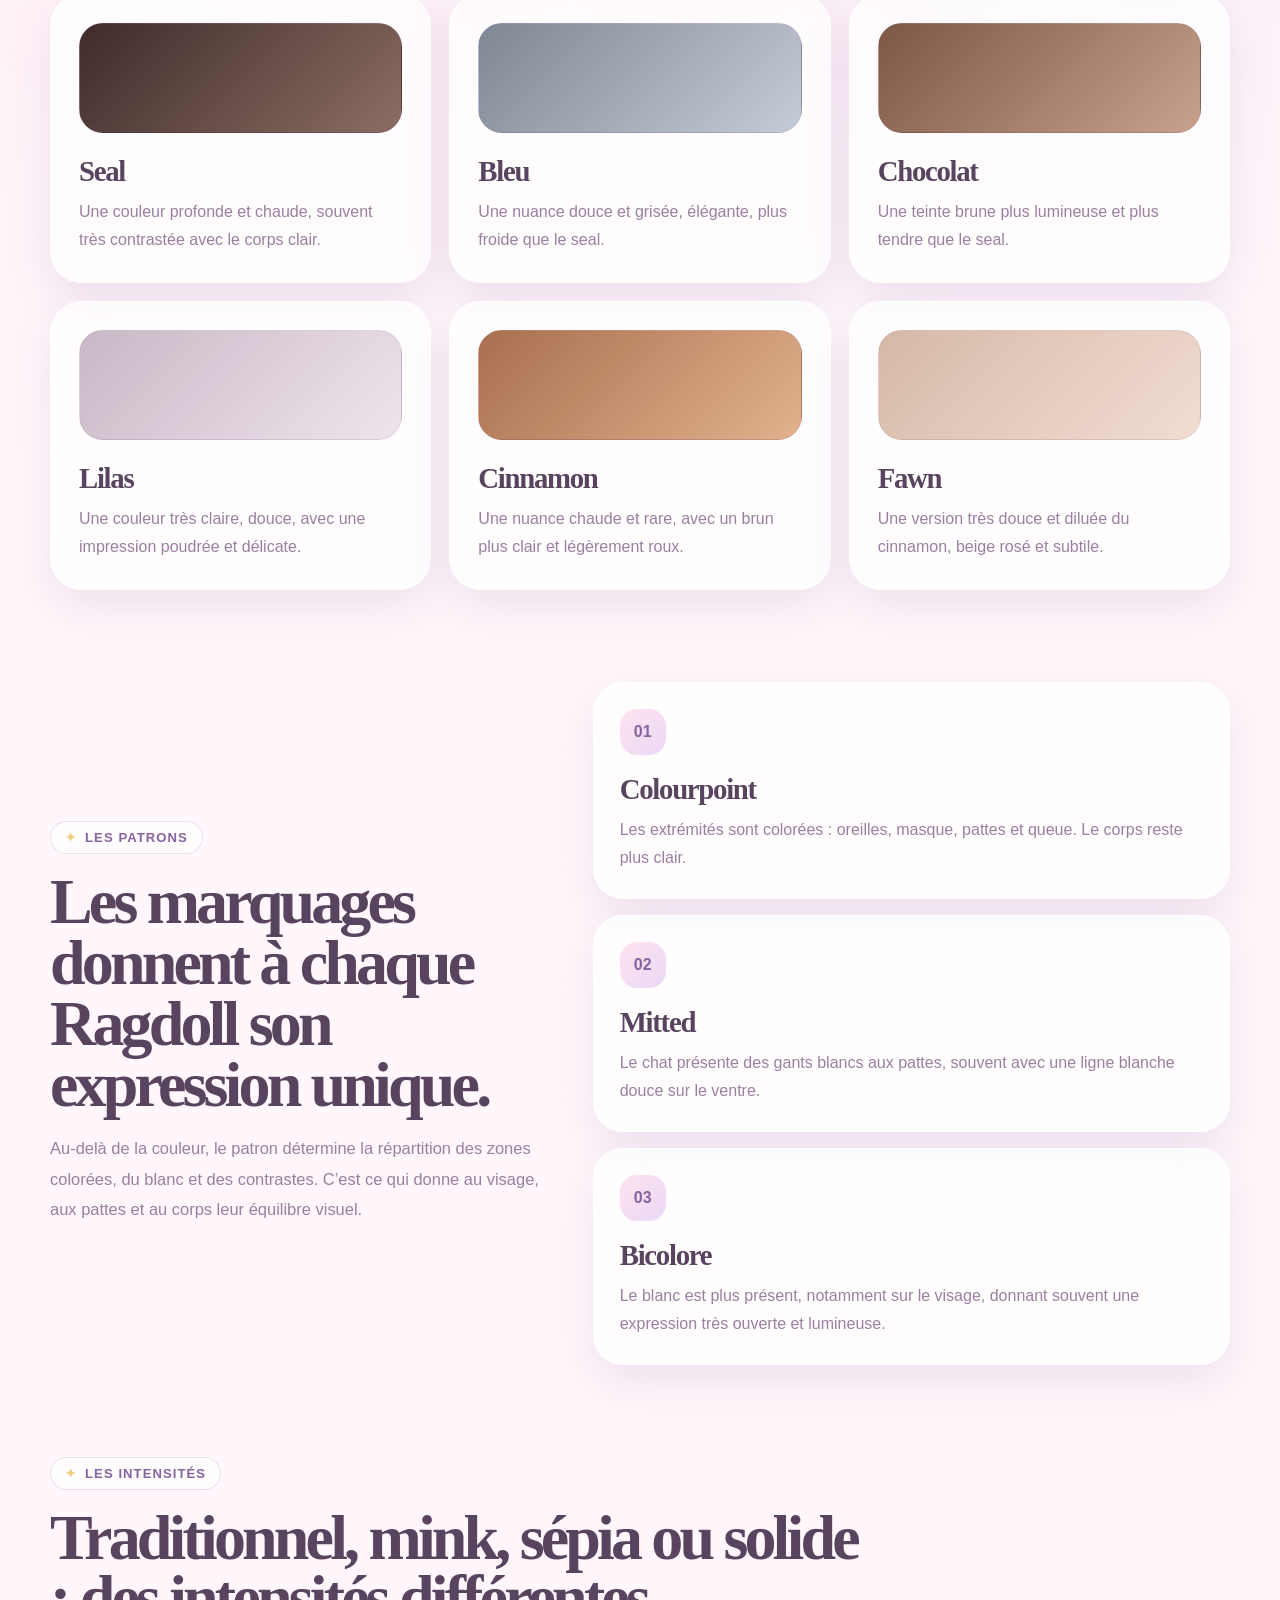
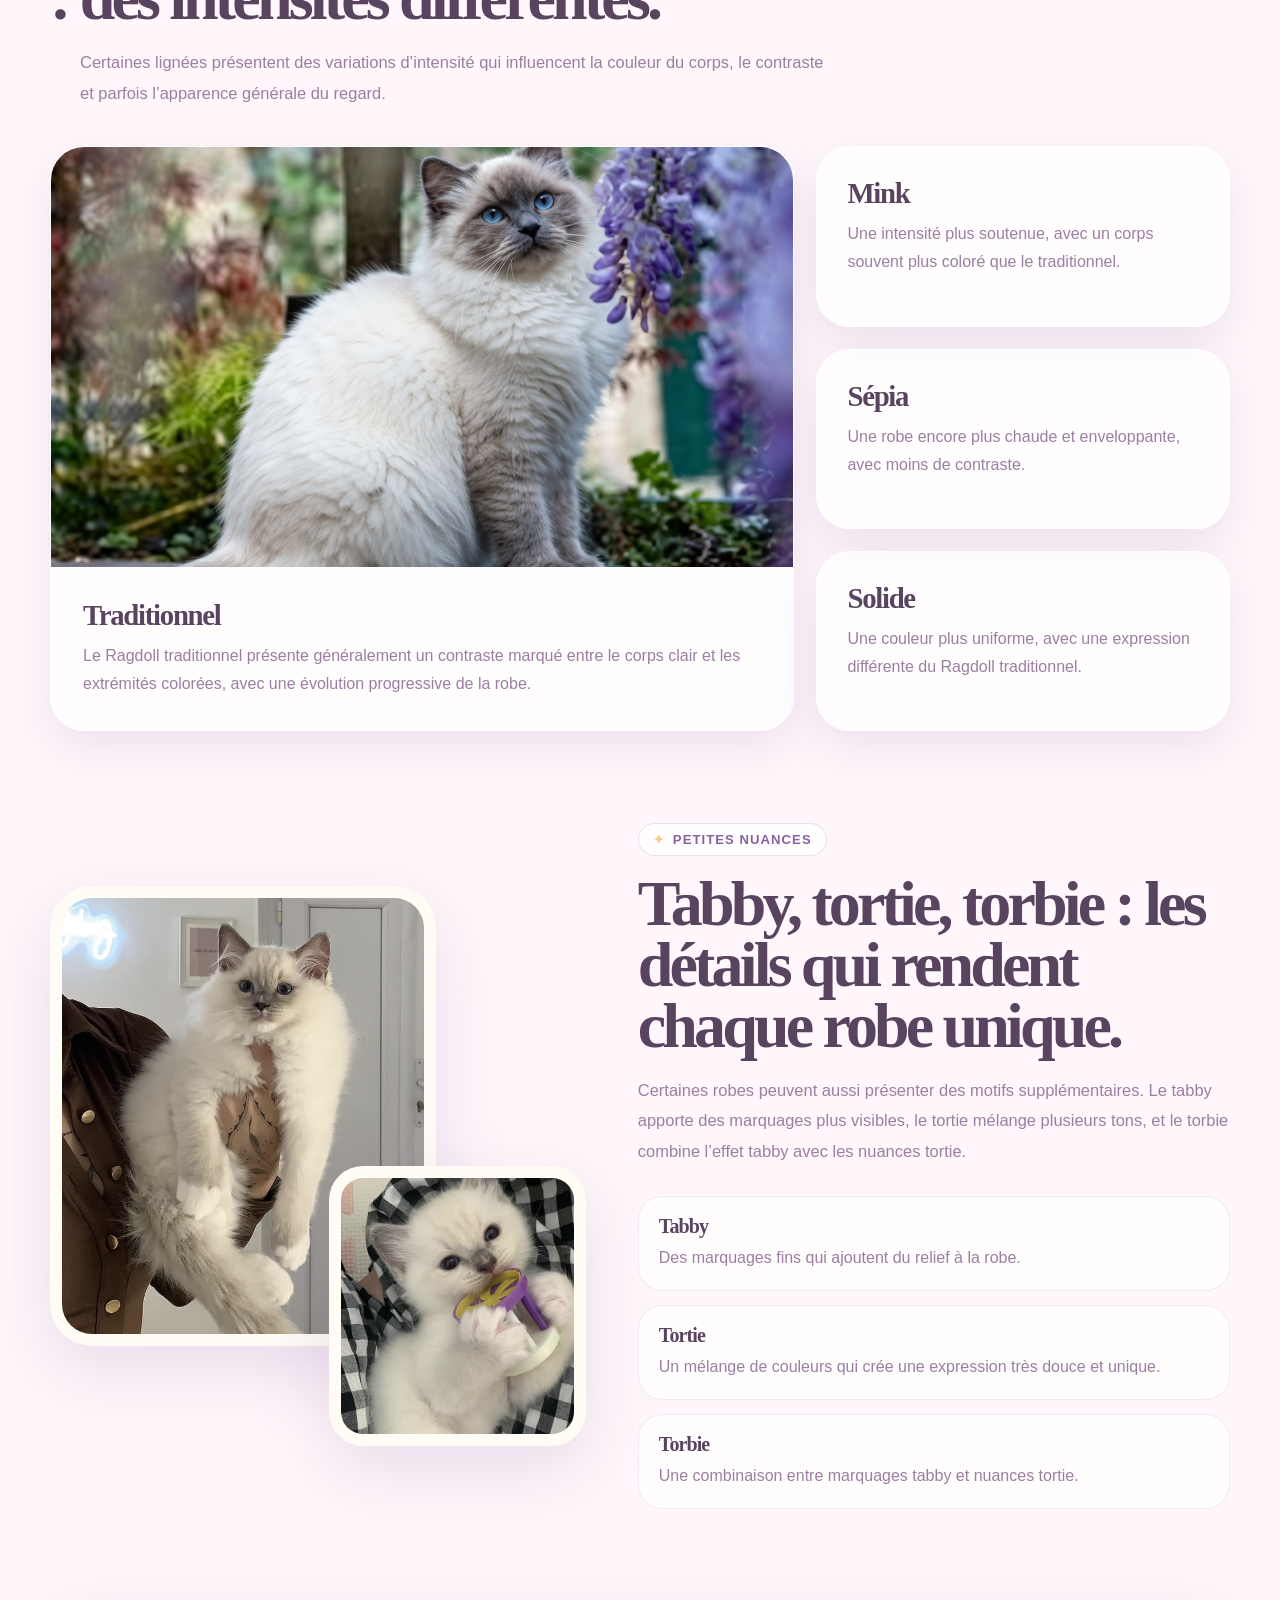
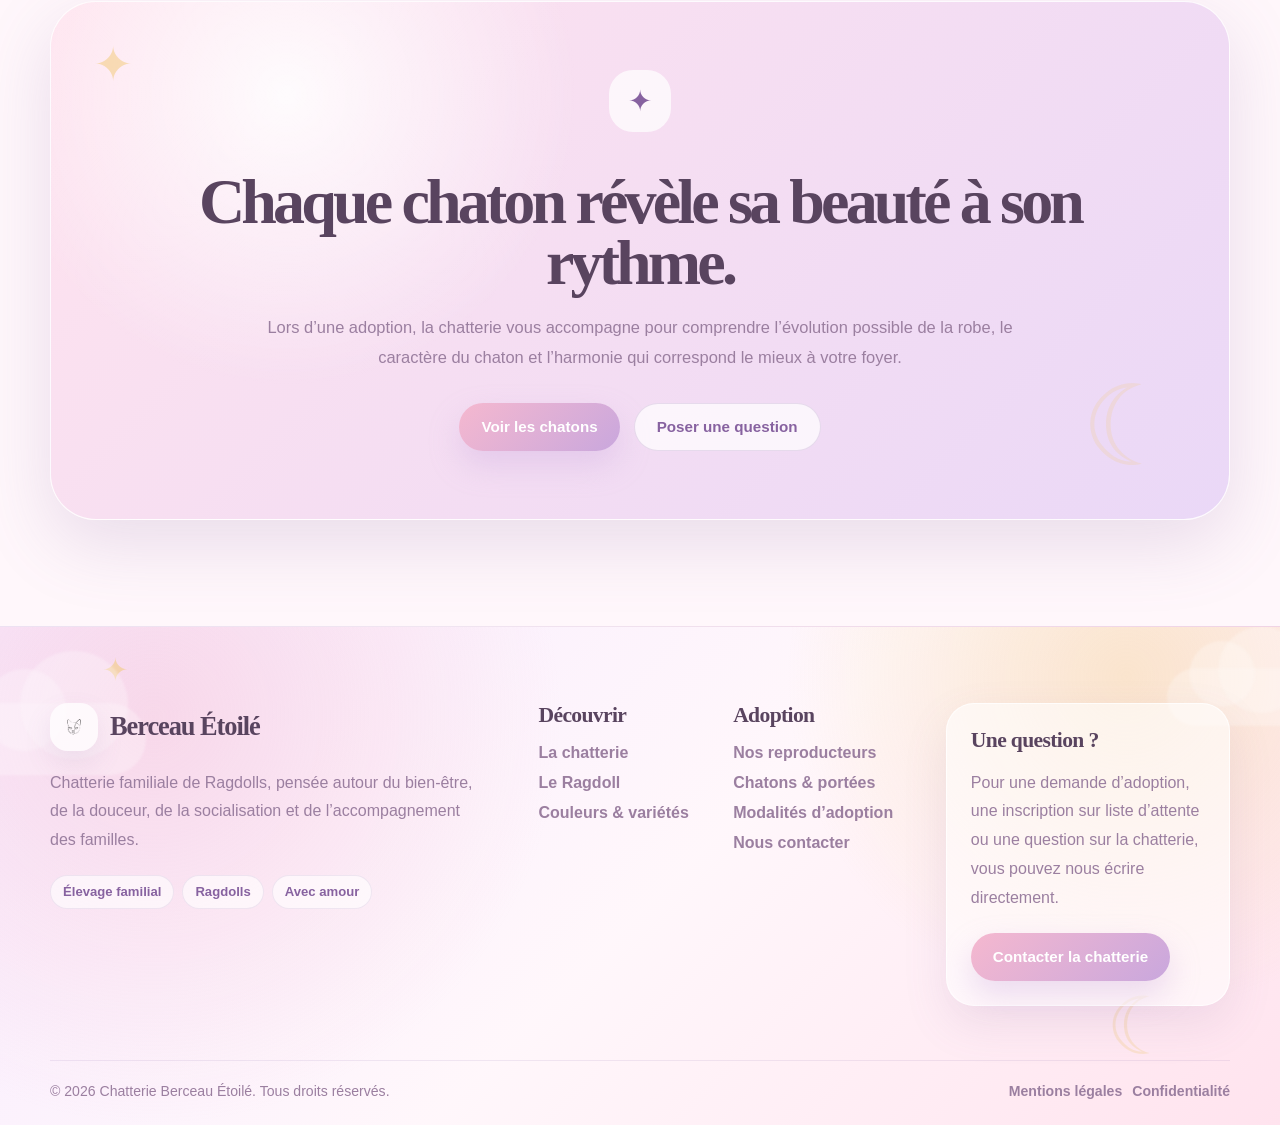
<file: docs/couleurs-et-varietes.html>
﻿<!DOCTYPE html>
<html lang="fr">
<head>
    <meta charset="UTF-8">

    <meta name="viewport" content="width=device-width, initial-scale=1.0">

    <title>Couleurs &amp; variétés | Chatterie Berceau Étoilé</title>

    <meta name="description" content="Découvrez les couleurs, patrons et variétés du Ragdoll : seal, bleu, chocolat, lilas, mitted, bicolore, mink, sépia et solide.">

    <link rel="stylesheet" href="./assets/css/base/reset.css">
    <link rel="stylesheet" href="./assets/css/base/variables.css">
    <link rel="stylesheet" href="./assets/css/base/global.css">

    <link rel="stylesheet" href="./assets/css/components/header.css">
    <link rel="stylesheet" href="./assets/css/components/footer.css">
    <link rel="stylesheet" href="./assets/css/components/buttons.css">
    <link rel="stylesheet" href="./assets/css/components/cards.css">
    <link rel="stylesheet" href="./assets/css/components/forms.css">

        <link rel="stylesheet" href="./assets/css/pages/varietes.css">
</head>

<body>
<header class="site-header" data-header>
    <div class="container site-header__inner">

        <a href="./index.html" class="site-header__brand" aria-label="Retour à l'accueil">
            <span class="site-header__logo">
                <img src="./assets/images/logo/logo-berceau.png" alt="">
            </span>

            <span class="site-header__identity">
                <strong>Berceau Étoilé</strong>
                <small>Chatterie familiale de Ragdolls</small>
            </span>
        </a>

        <nav class="site-header__nav" aria-label="Navigation principale">
            <a href="./index.html" class="">
                Accueil
            </a>

            <a href="./la-chatterie.html" class="">
                La chatterie
            </a>

            <a href="./le-ragdoll.html" class="">
                Le Ragdoll
            </a>

            <a href="./nos-reproducteurs.html" class="">
                Reproducteurs
            </a>

            <a href="./chatons.html" class="">
                Chatons
            </a>

            <a href="./modalites-adoption.html" class="">
                Adoption
            </a>
        </nav>

        <div class="site-header__actions">
            <a href="./contact.html" class="site-header__contact">
                Me contacter
            </a>

            <button class="site-header__burger"
                    type="button"
                    aria-label="Ouvrir le menu"
                    aria-expanded="false"
                    data-menu-button>
                <span></span>
                <span></span>
                <span></span>
            </button>
        </div>
    </div>

    <div class="mobile-menu" data-mobile-menu>
        <div class="container mobile-menu__inner">
            <div class="mobile-menu__top">
                <span>Menu</span>
                <strong>✦ Berceau Étoilé</strong>
            </div>

            <nav class="mobile-menu__nav" aria-label="Navigation mobile">
                <a href="./index.html">Accueil</a>
                <a href="./la-chatterie.html">La chatterie</a>
                <a href="./le-ragdoll.html">Le Ragdoll</a>
                <a href="./couleurs-et-varietes.html">Couleurs & variétés</a>
                <a href="./nos-reproducteurs.html">Nos reproducteurs</a>
                <a href="./chatons.html">Chatons & portées</a>
                <a href="./modalites-adoption.html">Modalités d’adoption</a>
                <a href="./contact.html">Contact</a>
            </nav>

            <div class="mobile-menu__card">
                <span>☾</span>
                <p>
                    Des Ragdolls élevés avec douceur, sérieux et beaucoup d’amour.
                </p>
            </div>
        </div>
    </div>
</header>

<main>
    
    <section class="varieties-hero">
        <div class="container varieties-hero__inner">
            <div class="varieties-hero__content" data-animate>
                <span class="section-kicker">Couleurs & variétés</span>

                <h1>
                    Un univers de robes douces, élégantes et pleines de nuances.
                </h1>

                <p>
                    Le Ragdoll offre une grande richesse de couleurs, de patrons et d’intensités.
                    Chaque chaton possède une harmonie unique, qui évolue doucement avec le temps.
                </p>

                <div class="varieties-hero__actions">
                    <a href="#couleurs" class="btn btn-primary">Voir les couleurs</a>
                    <a href="#patrons" class="btn btn-secondary">Comprendre les patrons</a>
                </div>
            </div>

            <div class="varieties-hero__visual" data-animate>
                <div class="varieties-hero__card">
                    <img src="./assets/images/varietes/varietes-hero.jpg" alt="Ragdoll aux couleurs douces">

                    <div class="varieties-hero__floating">
                        <span>✦</span>
                        <p>Couleurs, patrons, intensités et évolutions du Ragdoll.</p>
                    </div>
                </div>
            </div>
        </div>
    </section>

    <section class="varieties-intro">
        <div class="container">
            <div class="varieties-intro__card" data-animate>
                <span class="varieties-intro__icon">☾</span>

                <h2>Les robes du Ragdoll évoluent avec douceur.</h2>

                <p>
                    Chez le Ragdoll, les couleurs peuvent s’intensifier progressivement avec l’âge.
                    Un chaton très clair à la naissance peut révéler ses nuances au fil des semaines et des mois.
                    C’est ce qui rend chaque évolution particulièrement délicate à observer.
                </p>
            </div>
        </div>
    </section>

    <section class="color-section" id="couleurs">
        <div class="container">
            <div class="section-heading section-heading--center" data-animate>
                <span class="section-kicker">Les couleurs</span>

                <h2>Des nuances douces, du plus profond au plus délicat.</h2>

                <p>
                    Les couleurs principales du Ragdoll se déclinent dans des tons plus ou moins intenses,
                    allant du seal profond au lilas très clair, avec des nuances chocolat, bleu, cinnamon ou fawn.
                </p>
            </div>

            <div class="color-grid" data-animate>
                <article class="color-card color-card--seal">
                    <div class="color-card__swatch"></div>
                    <h3>Seal</h3>
                    <p>Une couleur profonde et chaude, souvent très contrastée avec le corps clair.</p>
                </article>

                <article class="color-card color-card--blue">
                    <div class="color-card__swatch"></div>
                    <h3>Bleu</h3>
                    <p>Une nuance douce et grisée, élégante, plus froide que le seal.</p>
                </article>

                <article class="color-card color-card--chocolate">
                    <div class="color-card__swatch"></div>
                    <h3>Chocolat</h3>
                    <p>Une teinte brune plus lumineuse et plus tendre que le seal.</p>
                </article>

                <article class="color-card color-card--lilac">
                    <div class="color-card__swatch"></div>
                    <h3>Lilas</h3>
                    <p>Une couleur très claire, douce, avec une impression poudrée et délicate.</p>
                </article>

                <article class="color-card color-card--cinnamon">
                    <div class="color-card__swatch"></div>
                    <h3>Cinnamon</h3>
                    <p>Une nuance chaude et rare, avec un brun plus clair et légèrement roux.</p>
                </article>

                <article class="color-card color-card--fawn">
                    <div class="color-card__swatch"></div>
                    <h3>Fawn</h3>
                    <p>Une version très douce et diluée du cinnamon, beige rosé et subtile.</p>
                </article>
            </div>
        </div>
    </section>

    <section class="patterns-section" id="patrons">
        <div class="container patterns-section__inner">
            <div class="patterns-section__content" data-animate>
                <span class="section-kicker">Les patrons</span>

                <h2>Les marquages donnent à chaque Ragdoll son expression unique.</h2>

                <p>
                    Au-delà de la couleur, le patron détermine la répartition des zones colorées,
                    du blanc et des contrastes. C’est ce qui donne au visage, aux pattes et au corps
                    leur équilibre visuel.
                </p>
            </div>

            <div class="pattern-cards" data-animate>
                <article class="pattern-card">
                    <span>01</span>
                    <h3>Colourpoint</h3>
                    <p>
                        Les extrémités sont colorées : oreilles, masque, pattes et queue.
                        Le corps reste plus clair.
                    </p>
                </article>

                <article class="pattern-card">
                    <span>02</span>
                    <h3>Mitted</h3>
                    <p>
                        Le chat présente des gants blancs aux pattes, souvent avec une ligne blanche
                        douce sur le ventre.
                    </p>
                </article>

                <article class="pattern-card">
                    <span>03</span>
                    <h3>Bicolore</h3>
                    <p>
                        Le blanc est plus présent, notamment sur le visage, donnant souvent une expression
                        très ouverte et lumineuse.
                    </p>
                </article>
            </div>
        </div>
    </section>

    <section class="variants-section">
        <div class="container">
            <div class="section-heading" data-animate>
                <span class="section-kicker">Les intensités</span>

                <h2>Traditionnel, mink, sépia ou solide : des intensités différentes.</h2>

                <p>
                    Certaines lignées présentent des variations d’intensité qui influencent la couleur du corps,
                    le contraste et parfois l’apparence générale du regard.
                </p>
            </div>

            <div class="variants-grid" data-animate>
                <article class="variant-card variant-card--large">
                    <div class="variant-card__image">
                        <img src="./assets/images/varietes/traditionnel.jpg" alt="Ragdoll traditionnel">
                    </div>

                    <div class="variant-card__content">
                        <h3>Traditionnel</h3>
                        <p>
                            Le Ragdoll traditionnel présente généralement un contraste marqué entre le corps clair
                            et les extrémités colorées, avec une évolution progressive de la robe.
                        </p>
                    </div>
                </article>

                <article class="variant-card">
                    <h3>Mink</h3>
                    <p>
                        Une intensité plus soutenue, avec un corps souvent plus coloré que le traditionnel.
                    </p>
                </article>

                <article class="variant-card">
                    <h3>Sépia</h3>
                    <p>
                        Une robe encore plus chaude et enveloppante, avec moins de contraste.
                    </p>
                </article>

                <article class="variant-card">
                    <h3>Solide</h3>
                    <p>
                        Une couleur plus uniforme, avec une expression différente du Ragdoll traditionnel.
                    </p>
                </article>
            </div>
        </div>
    </section>

    <section class="details-section">
        <div class="container details-section__inner">
            <div class="details-section__visual" data-animate>
                <div class="details-picture details-picture--one">
                    <img src="./assets/images/varietes/detail-01.jpg" alt="Détail de robe Ragdoll">
                </div>

                <div class="details-picture details-picture--two">
                    <img src="./assets/images/varietes/detail-02.jpg" alt="Chaton Ragdoll clair">
                </div>
            </div>

            <div class="details-section__content" data-animate>
                <span class="section-kicker">Petites nuances</span>

                <h2>Tabby, tortie, torbie : les détails qui rendent chaque robe unique.</h2>

                <p>
                    Certaines robes peuvent aussi présenter des motifs supplémentaires.
                    Le tabby apporte des marquages plus visibles, le tortie mélange plusieurs tons,
                    et le torbie combine l’effet tabby avec les nuances tortie.
                </p>

                <div class="details-list">
                    <div>
                        <strong>Tabby</strong>
                        <span>Des marquages fins qui ajoutent du relief à la robe.</span>
                    </div>

                    <div>
                        <strong>Tortie</strong>
                        <span>Un mélange de couleurs qui crée une expression très douce et unique.</span>
                    </div>

                    <div>
                        <strong>Torbie</strong>
                        <span>Une combinaison entre marquages tabby et nuances tortie.</span>
                    </div>
                </div>
            </div>
        </div>
    </section>

    <section class="varieties-final">
        <div class="container">
            <div class="varieties-final__card" data-animate>
                <span class="varieties-final__icon">✦</span>

                <h2>Chaque chaton révèle sa beauté à son rythme.</h2>

                <p>
                    Lors d’une adoption, la chatterie vous accompagne pour comprendre l’évolution possible
                    de la robe, le caractère du chaton et l’harmonie qui correspond le mieux à votre foyer.
                </p>

                <div class="varieties-final__actions">
                    <a href="./chatons.html" class="btn btn-primary">
                        Voir les chatons
                    </a>

                    <a href="./contact.html" class="btn btn-secondary">
                        Poser une question
                    </a>
                </div>
            </div>
        </div>
    </section>

</main>

<footer class="site-footer">
    <div class="site-footer__cloud site-footer__cloud--one"></div>
    <div class="site-footer__cloud site-footer__cloud--two"></div>

    <div class="container site-footer__inner">
        <div class="site-footer__brand">
            <a href="./index.html" class="site-footer__logo">
                <span>
                    <img src="./assets/images/logo/logo-berceau.png" alt="">
                </span>
                <strong>Berceau Étoilé</strong>
            </a>

            <p>
                Chatterie familiale de Ragdolls, pensée autour du bien-être, de la douceur,
                de la socialisation et de l’accompagnement des familles.
            </p>

            <div class="site-footer__badges">
                <span>Élevage familial</span>
                <span>Ragdolls</span>
                <span>Avec amour</span>
            </div>
        </div>

        <div class="site-footer__links">
            <div>
                <h3>Découvrir</h3>

                <a href="./la-chatterie.html">La chatterie</a>
                <a href="./le-ragdoll.html">Le Ragdoll</a>
                <a href="./couleurs-et-varietes.html">Couleurs & variétés</a>
            </div>

            <div>
                <h3>Adoption</h3>

                <a href="./nos-reproducteurs.html">Nos reproducteurs</a>
                <a href="./chatons.html">Chatons & portées</a>
                <a href="./modalites-adoption.html">Modalités d’adoption</a>
                <a href="./contact.html">Nous contacter</a>
            </div>
        </div>

        <div class="site-footer__contact">
            <h3>Une question ?</h3>

            <p>
                Pour une demande d’adoption, une inscription sur liste d’attente ou une question
                sur la chatterie, vous pouvez nous écrire directement.
            </p>

            <a href="./contact.html" class="btn btn-primary">
                Contacter la chatterie
            </a>
        </div>
    </div>

    <div class="container site-footer__bottom">
        <p>
            © 2026 Chatterie Berceau Étoilé. Tous droits réservés.
        </p>

        <div>
            <a href="./mentions-legales.html">Mentions légales</a>
            <a href="./confidentialite.html">Confidentialité</a>
        </div>
    </div>
</footer>

<script src="./assets/js/main.js"></script>
<script src="./assets/js/components/header.js"></script>
<script src="./assets/js/components/animations.js"></script>

</body>
</html>
</file>
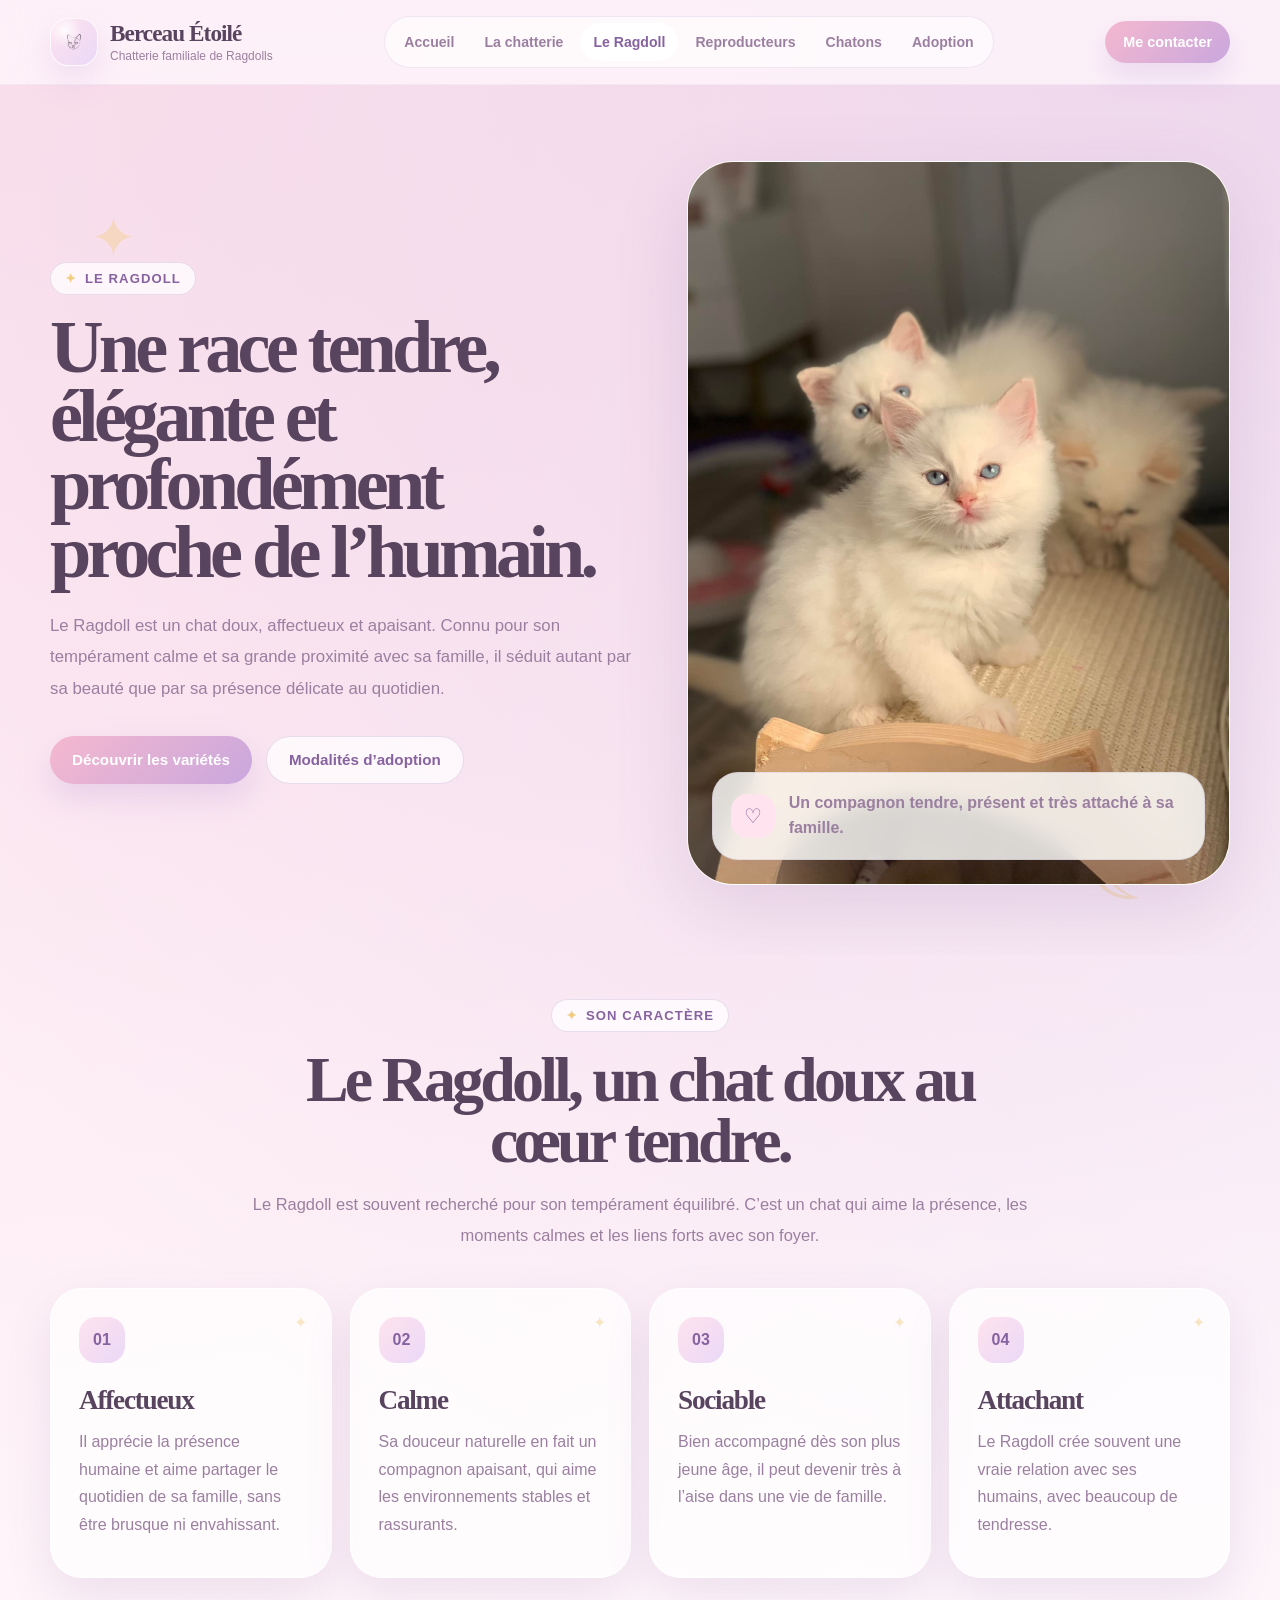
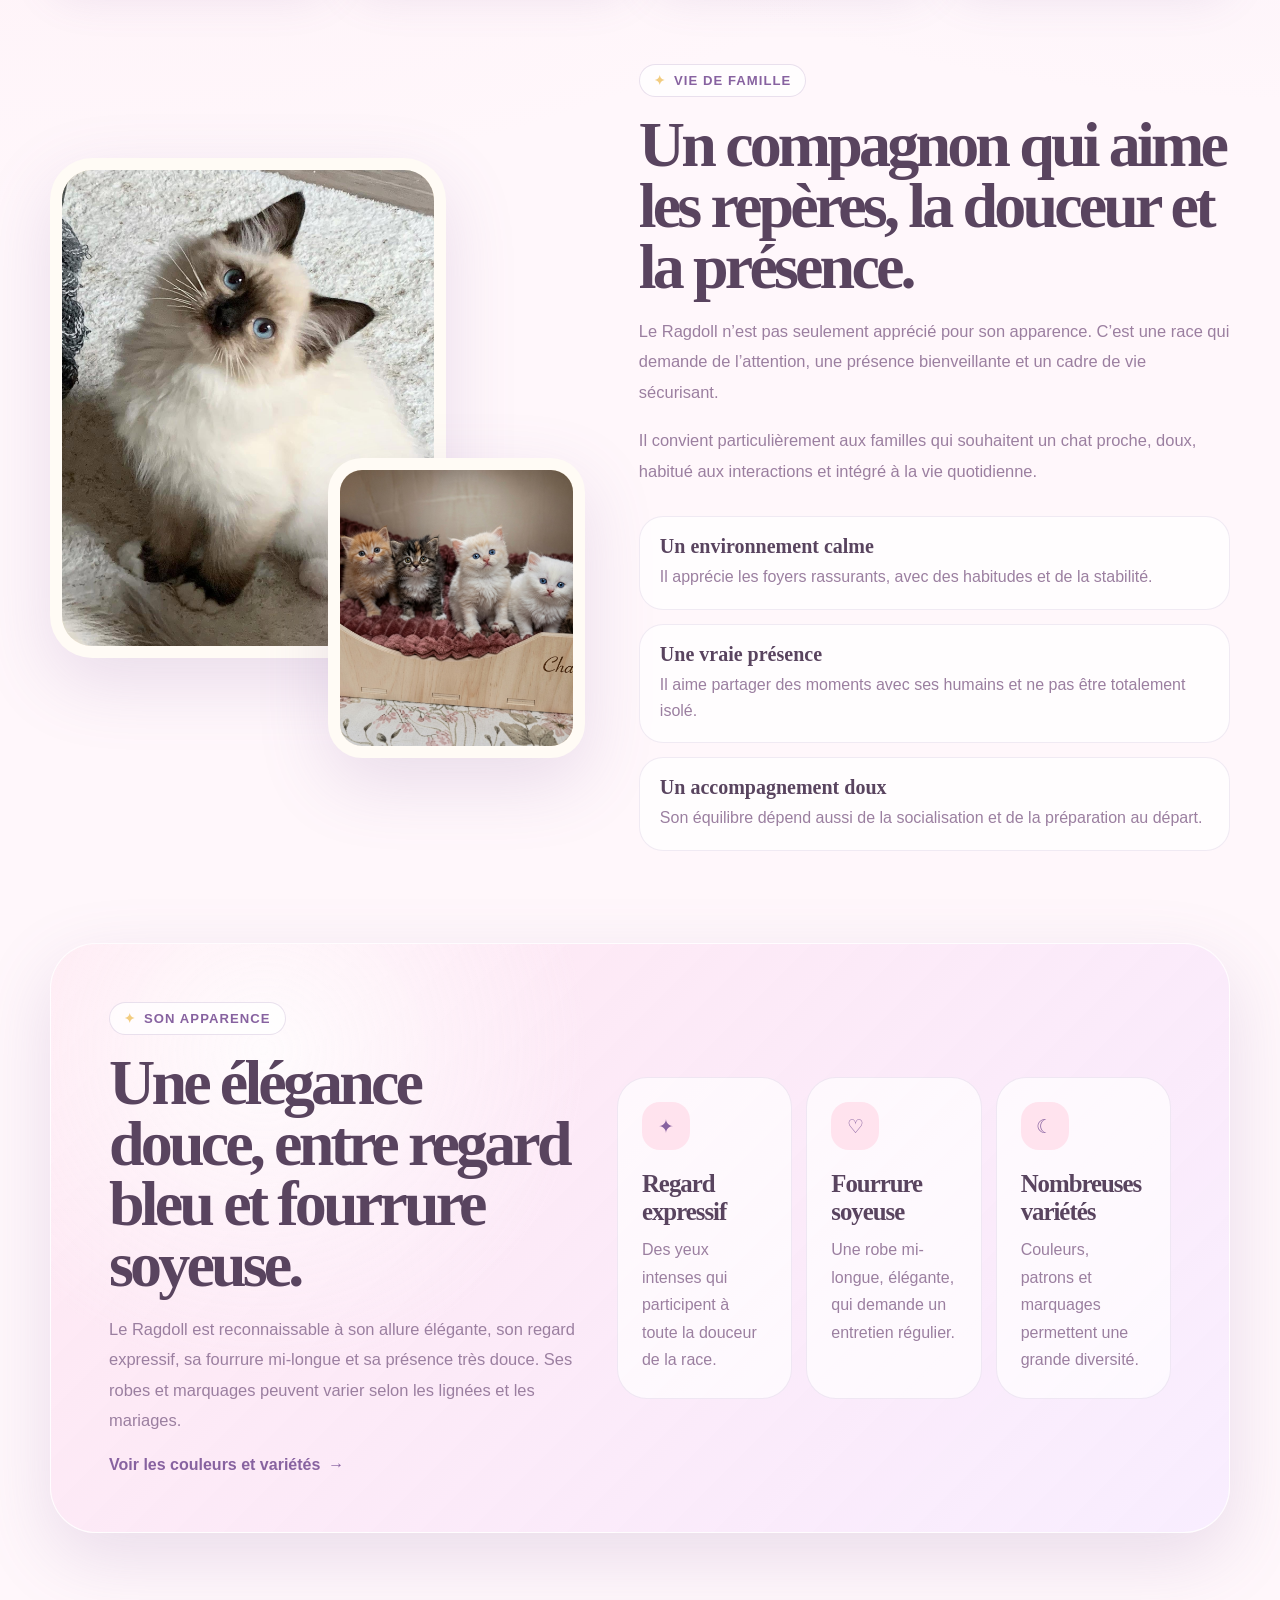
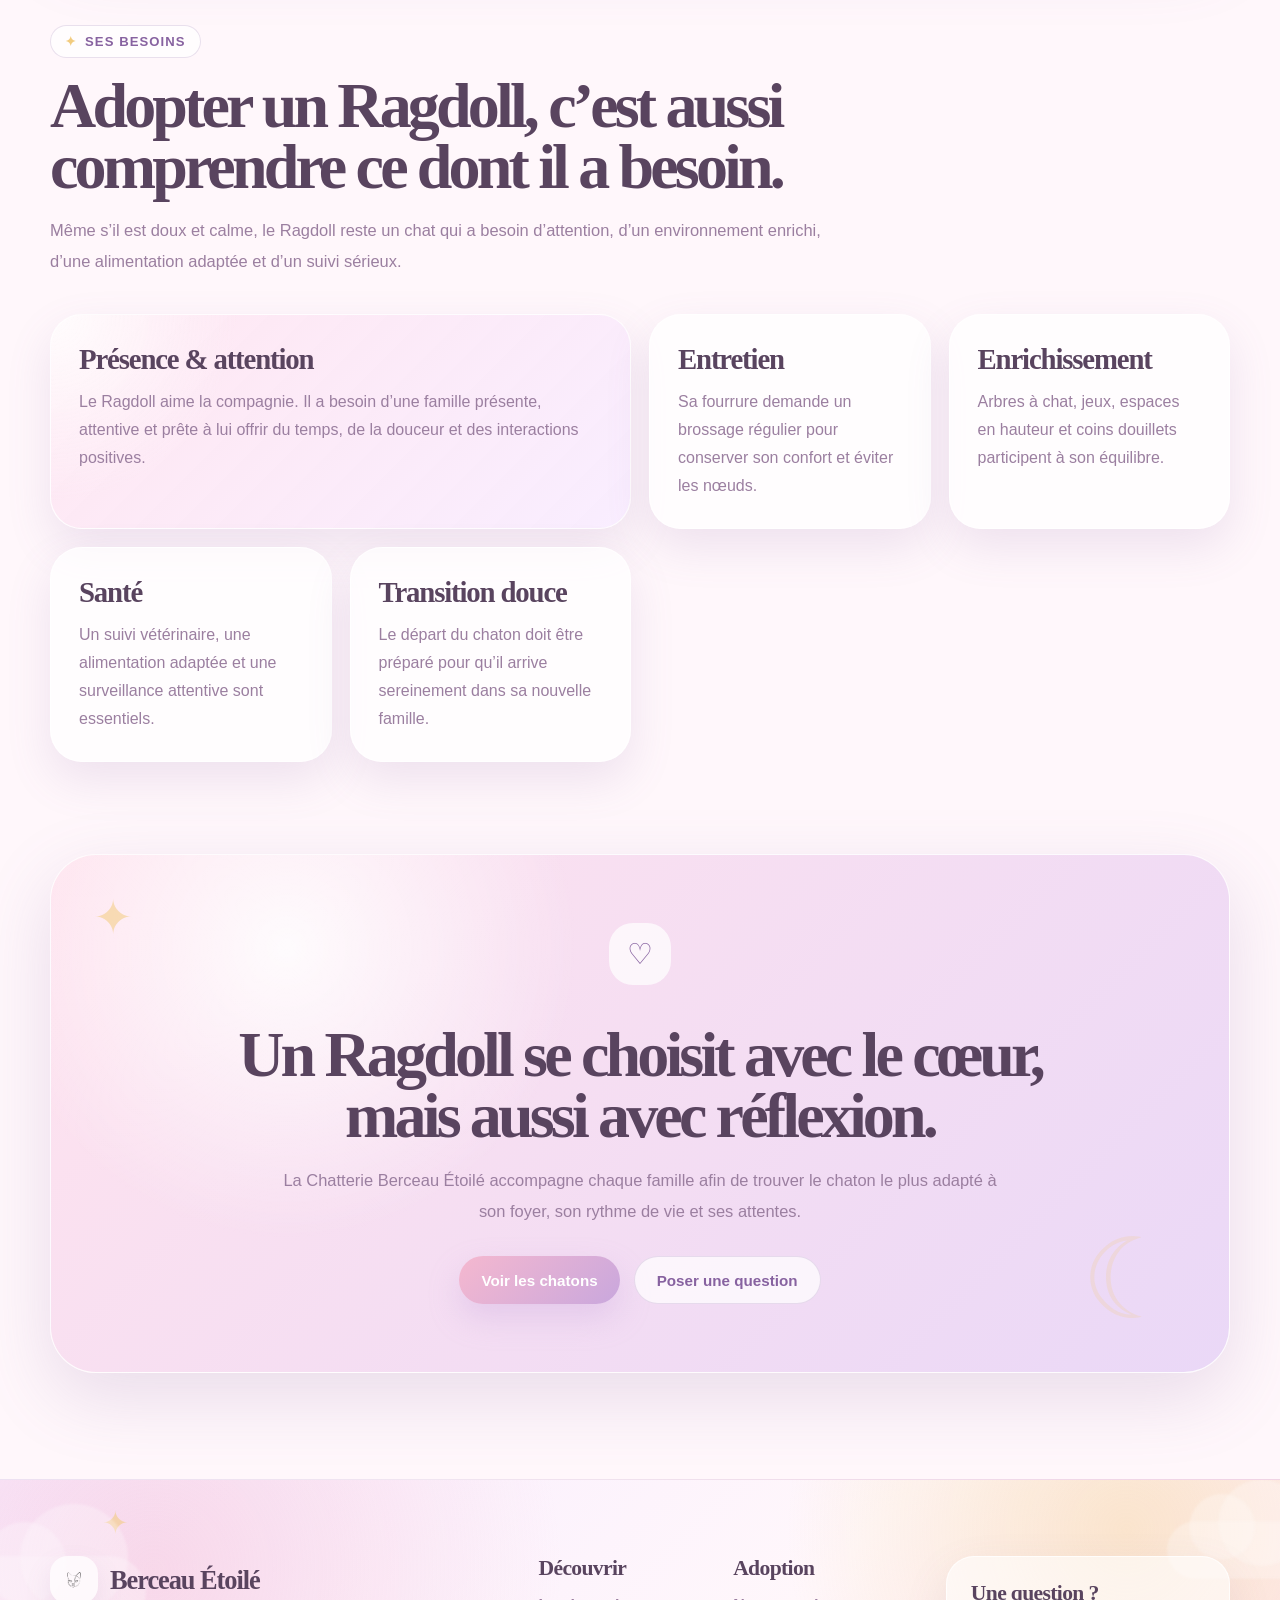
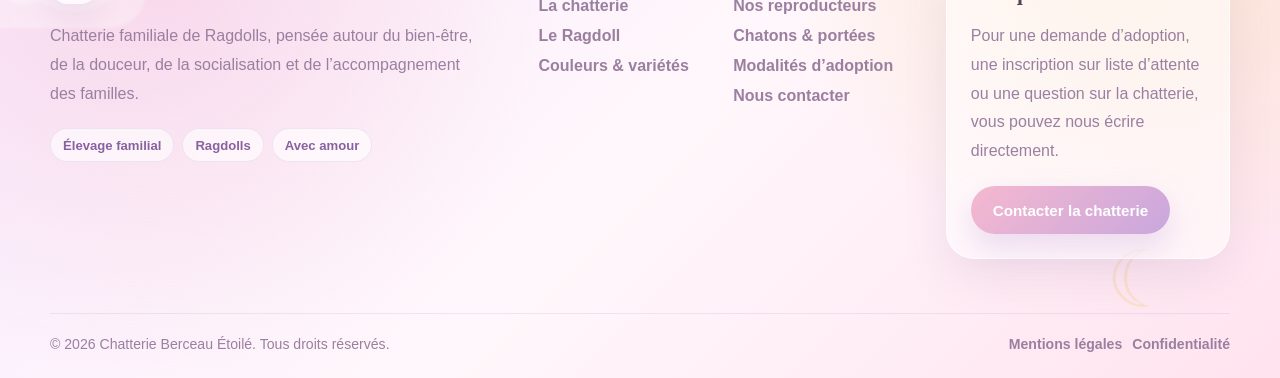
<file: docs/le-ragdoll.html>
﻿<!DOCTYPE html>
<html lang="fr">
<head>
    <meta charset="UTF-8">

    <meta name="viewport" content="width=device-width, initial-scale=1.0">

    <title>Le Ragdoll | Chatterie Berceau Étoilé</title>

    <meta name="description" content="Découvrez le Ragdoll, une race douce, affectueuse et élégante, idéale pour les familles recherchant un compagnon proche de l’humain.">

    <link rel="stylesheet" href="./assets/css/base/reset.css">
    <link rel="stylesheet" href="./assets/css/base/variables.css">
    <link rel="stylesheet" href="./assets/css/base/global.css">

    <link rel="stylesheet" href="./assets/css/components/header.css">
    <link rel="stylesheet" href="./assets/css/components/footer.css">
    <link rel="stylesheet" href="./assets/css/components/buttons.css">
    <link rel="stylesheet" href="./assets/css/components/cards.css">
    <link rel="stylesheet" href="./assets/css/components/forms.css">

        <link rel="stylesheet" href="./assets/css/pages/race.css">
</head>

<body>
<header class="site-header" data-header>
    <div class="container site-header__inner">

        <a href="./index.html" class="site-header__brand" aria-label="Retour à l'accueil">
            <span class="site-header__logo">
                <img src="./assets/images/logo/logo-berceau.png" alt="">
            </span>

            <span class="site-header__identity">
                <strong>Berceau Étoilé</strong>
                <small>Chatterie familiale de Ragdolls</small>
            </span>
        </a>

        <nav class="site-header__nav" aria-label="Navigation principale">
            <a href="./index.html" class="">
                Accueil
            </a>

            <a href="./la-chatterie.html" class="">
                La chatterie
            </a>

            <a href="./le-ragdoll.html" class="is-active">
                Le Ragdoll
            </a>

            <a href="./nos-reproducteurs.html" class="">
                Reproducteurs
            </a>

            <a href="./chatons.html" class="">
                Chatons
            </a>

            <a href="./modalites-adoption.html" class="">
                Adoption
            </a>
        </nav>

        <div class="site-header__actions">
            <a href="./contact.html" class="site-header__contact">
                Me contacter
            </a>

            <button class="site-header__burger"
                    type="button"
                    aria-label="Ouvrir le menu"
                    aria-expanded="false"
                    data-menu-button>
                <span></span>
                <span></span>
                <span></span>
            </button>
        </div>
    </div>

    <div class="mobile-menu" data-mobile-menu>
        <div class="container mobile-menu__inner">
            <div class="mobile-menu__top">
                <span>Menu</span>
                <strong>✦ Berceau Étoilé</strong>
            </div>

            <nav class="mobile-menu__nav" aria-label="Navigation mobile">
                <a href="./index.html">Accueil</a>
                <a href="./la-chatterie.html">La chatterie</a>
                <a href="./le-ragdoll.html">Le Ragdoll</a>
                <a href="./couleurs-et-varietes.html">Couleurs & variétés</a>
                <a href="./nos-reproducteurs.html">Nos reproducteurs</a>
                <a href="./chatons.html">Chatons & portées</a>
                <a href="./modalites-adoption.html">Modalités d’adoption</a>
                <a href="./contact.html">Contact</a>
            </nav>

            <div class="mobile-menu__card">
                <span>☾</span>
                <p>
                    Des Ragdolls élevés avec douceur, sérieux et beaucoup d’amour.
                </p>
            </div>
        </div>
    </div>
</header>

<main>
    
    <section class="race-hero">
        <div class="race-hero__decor race-hero__decor--star">✦</div>
        <div class="race-hero__decor race-hero__decor--moon">☾</div>

        <div class="container race-hero__inner">
            <div class="race-hero__content" data-animate>
                <span class="section-kicker">Le Ragdoll</span>

                <h1>
                    Une race tendre, élégante et profondément proche de l’humain.
                </h1>

                <p>
                    Le Ragdoll est un chat doux, affectueux et apaisant. Connu pour son tempérament calme
                    et sa grande proximité avec sa famille, il séduit autant par sa beauté que par sa présence
                    délicate au quotidien.
                </p>

                <div class="race-hero__actions">
                    <a href="./couleurs-et-varietes.html" class="btn btn-primary">
                        Découvrir les variétés
                    </a>

                    <a href="./modalites-adoption.html" class="btn btn-secondary">
                        Modalités d’adoption
                    </a>
                </div>
            </div>

            <div class="race-hero__visual" data-animate>
                <div class="race-hero__card">
                    <img src="./assets/images/race/ragdoll-hero.jpg" alt="Chat Ragdoll élégant et doux">

                    <div class="race-hero__note">
                        <span>♡</span>
                        <p>Un compagnon tendre, présent et très attaché à sa famille.</p>
                    </div>
                </div>
            </div>
        </div>
    </section>

    <section class="race-temperament">
        <div class="container">
            <div class="section-heading section-heading--center" data-animate>
                <span class="section-kicker">Son caractère</span>

                <h2>Le Ragdoll, un chat doux au cœur tendre.</h2>

                <p>
                    Le Ragdoll est souvent recherché pour son tempérament équilibré.
                    C’est un chat qui aime la présence, les moments calmes et les liens forts avec son foyer.
                </p>
            </div>

            <div class="temperament-grid" data-animate>
                <article class="temperament-card">
                    <span>01</span>
                    <h3>Affectueux</h3>
                    <p>
                        Il apprécie la présence humaine et aime partager le quotidien de sa famille,
                        sans être brusque ni envahissant.
                    </p>
                </article>

                <article class="temperament-card">
                    <span>02</span>
                    <h3>Calme</h3>
                    <p>
                        Sa douceur naturelle en fait un compagnon apaisant, qui aime les environnements stables
                        et rassurants.
                    </p>
                </article>

                <article class="temperament-card">
                    <span>03</span>
                    <h3>Sociable</h3>
                    <p>
                        Bien accompagné dès son plus jeune âge, il peut devenir très à l’aise dans une vie de famille.
                    </p>
                </article>

                <article class="temperament-card">
                    <span>04</span>
                    <h3>Attachant</h3>
                    <p>
                        Le Ragdoll crée souvent une vraie relation avec ses humains, avec beaucoup de tendresse.
                    </p>
                </article>
            </div>
        </div>
    </section>

    <section class="race-life">
        <div class="container race-life__inner">
            <div class="race-life__visual" data-animate>
                <div class="life-picture life-picture--main">
                    <img src="./assets/images/race/ragdoll-life-01.jpg" alt="Ragdoll dans un intérieur familial">
                </div>

                <div class="life-picture life-picture--small">
                    <img src="./assets/images/race/ragdoll-life-02.jpg" alt="Chaton Ragdoll dans un environnement doux">
                </div>
            </div>

            <div class="race-life__content" data-animate>
                <span class="section-kicker">Vie de famille</span>

                <h2>Un compagnon qui aime les repères, la douceur et la présence.</h2>

                <p>
                    Le Ragdoll n’est pas seulement apprécié pour son apparence. C’est une race qui demande
                    de l’attention, une présence bienveillante et un cadre de vie sécurisant.
                </p>

                <p>
                    Il convient particulièrement aux familles qui souhaitent un chat proche, doux,
                    habitué aux interactions et intégré à la vie quotidienne.
                </p>

                <div class="race-life__list">
                    <div>
                        <strong>Un environnement calme</strong>
                        <span>Il apprécie les foyers rassurants, avec des habitudes et de la stabilité.</span>
                    </div>

                    <div>
                        <strong>Une vraie présence</strong>
                        <span>Il aime partager des moments avec ses humains et ne pas être totalement isolé.</span>
                    </div>

                    <div>
                        <strong>Un accompagnement doux</strong>
                        <span>Son équilibre dépend aussi de la socialisation et de la préparation au départ.</span>
                    </div>
                </div>
            </div>
        </div>
    </section>

    <section class="race-beauty">
        <div class="container">
            <div class="race-beauty__card" data-animate>
                <div class="race-beauty__content">
                    <span class="section-kicker">Son apparence</span>

                    <h2>Une élégance douce, entre regard bleu et fourrure soyeuse.</h2>

                    <p>
                        Le Ragdoll est reconnaissable à son allure élégante, son regard expressif,
                        sa fourrure mi-longue et sa présence très douce. Ses robes et marquages
                        peuvent varier selon les lignées et les mariages.
                    </p>

                    <a href="./couleurs-et-varietes.html" class="text-link">
                        Voir les couleurs et variétés
                    </a>
                </div>

                <div class="race-beauty__features">
                    <article>
                        <span>✦</span>
                        <h3>Regard expressif</h3>
                        <p>Des yeux intenses qui participent à toute la douceur de la race.</p>
                    </article>

                    <article>
                        <span>♡</span>
                        <h3>Fourrure soyeuse</h3>
                        <p>Une robe mi-longue, élégante, qui demande un entretien régulier.</p>
                    </article>

                    <article>
                        <span>☾</span>
                        <h3>Nombreuses variétés</h3>
                        <p>Couleurs, patrons et marquages permettent une grande diversité.</p>
                    </article>
                </div>
            </div>
        </div>
    </section>

    <section class="race-needs">
        <div class="container">
            <div class="section-heading" data-animate>
                <span class="section-kicker">Ses besoins</span>

                <h2>Adopter un Ragdoll, c’est aussi comprendre ce dont il a besoin.</h2>

                <p>
                    Même s’il est doux et calme, le Ragdoll reste un chat qui a besoin d’attention,
                    d’un environnement enrichi, d’une alimentation adaptée et d’un suivi sérieux.
                </p>
            </div>

            <div class="needs-grid" data-animate>
                <article class="need-card need-card--large">
                    <h3>Présence & attention</h3>
                    <p>
                        Le Ragdoll aime la compagnie. Il a besoin d’une famille présente,
                        attentive et prête à lui offrir du temps, de la douceur et des interactions positives.
                    </p>
                </article>

                <article class="need-card">
                    <h3>Entretien</h3>
                    <p>
                        Sa fourrure demande un brossage régulier pour conserver son confort et éviter les nœuds.
                    </p>
                </article>

                <article class="need-card">
                    <h3>Enrichissement</h3>
                    <p>
                        Arbres à chat, jeux, espaces en hauteur et coins douillets participent à son équilibre.
                    </p>
                </article>

                <article class="need-card">
                    <h3>Santé</h3>
                    <p>
                        Un suivi vétérinaire, une alimentation adaptée et une surveillance attentive sont essentiels.
                    </p>
                </article>

                <article class="need-card">
                    <h3>Transition douce</h3>
                    <p>
                        Le départ du chaton doit être préparé pour qu’il arrive sereinement dans sa nouvelle famille.
                    </p>
                </article>
            </div>
        </div>
    </section>

    <section class="race-final">
        <div class="container">
            <div class="race-final__card" data-animate>
                <span class="race-final__icon">♡</span>

                <h2>Un Ragdoll se choisit avec le cœur, mais aussi avec réflexion.</h2>

                <p>
                    La Chatterie Berceau Étoilé accompagne chaque famille afin de trouver le chaton
                    le plus adapté à son foyer, son rythme de vie et ses attentes.
                </p>

                <div class="race-final__actions">
                    <a href="./chatons.html" class="btn btn-primary">
                        Voir les chatons
                    </a>

                    <a href="./contact.html" class="btn btn-secondary">
                        Poser une question
                    </a>
                </div>
            </div>
        </div>
    </section>

</main>

<footer class="site-footer">
    <div class="site-footer__cloud site-footer__cloud--one"></div>
    <div class="site-footer__cloud site-footer__cloud--two"></div>

    <div class="container site-footer__inner">
        <div class="site-footer__brand">
            <a href="./index.html" class="site-footer__logo">
                <span>
                    <img src="./assets/images/logo/logo-berceau.png" alt="">
                </span>
                <strong>Berceau Étoilé</strong>
            </a>

            <p>
                Chatterie familiale de Ragdolls, pensée autour du bien-être, de la douceur,
                de la socialisation et de l’accompagnement des familles.
            </p>

            <div class="site-footer__badges">
                <span>Élevage familial</span>
                <span>Ragdolls</span>
                <span>Avec amour</span>
            </div>
        </div>

        <div class="site-footer__links">
            <div>
                <h3>Découvrir</h3>

                <a href="./la-chatterie.html">La chatterie</a>
                <a href="./le-ragdoll.html">Le Ragdoll</a>
                <a href="./couleurs-et-varietes.html">Couleurs & variétés</a>
            </div>

            <div>
                <h3>Adoption</h3>

                <a href="./nos-reproducteurs.html">Nos reproducteurs</a>
                <a href="./chatons.html">Chatons & portées</a>
                <a href="./modalites-adoption.html">Modalités d’adoption</a>
                <a href="./contact.html">Nous contacter</a>
            </div>
        </div>

        <div class="site-footer__contact">
            <h3>Une question ?</h3>

            <p>
                Pour une demande d’adoption, une inscription sur liste d’attente ou une question
                sur la chatterie, vous pouvez nous écrire directement.
            </p>

            <a href="./contact.html" class="btn btn-primary">
                Contacter la chatterie
            </a>
        </div>
    </div>

    <div class="container site-footer__bottom">
        <p>
            © 2026 Chatterie Berceau Étoilé. Tous droits réservés.
        </p>

        <div>
            <a href="./mentions-legales.html">Mentions légales</a>
            <a href="./confidentialite.html">Confidentialité</a>
        </div>
    </div>
</footer>

<script src="./assets/js/main.js"></script>
<script src="./assets/js/components/header.js"></script>
<script src="./assets/js/components/animations.js"></script>

</body>
</html>
</file>
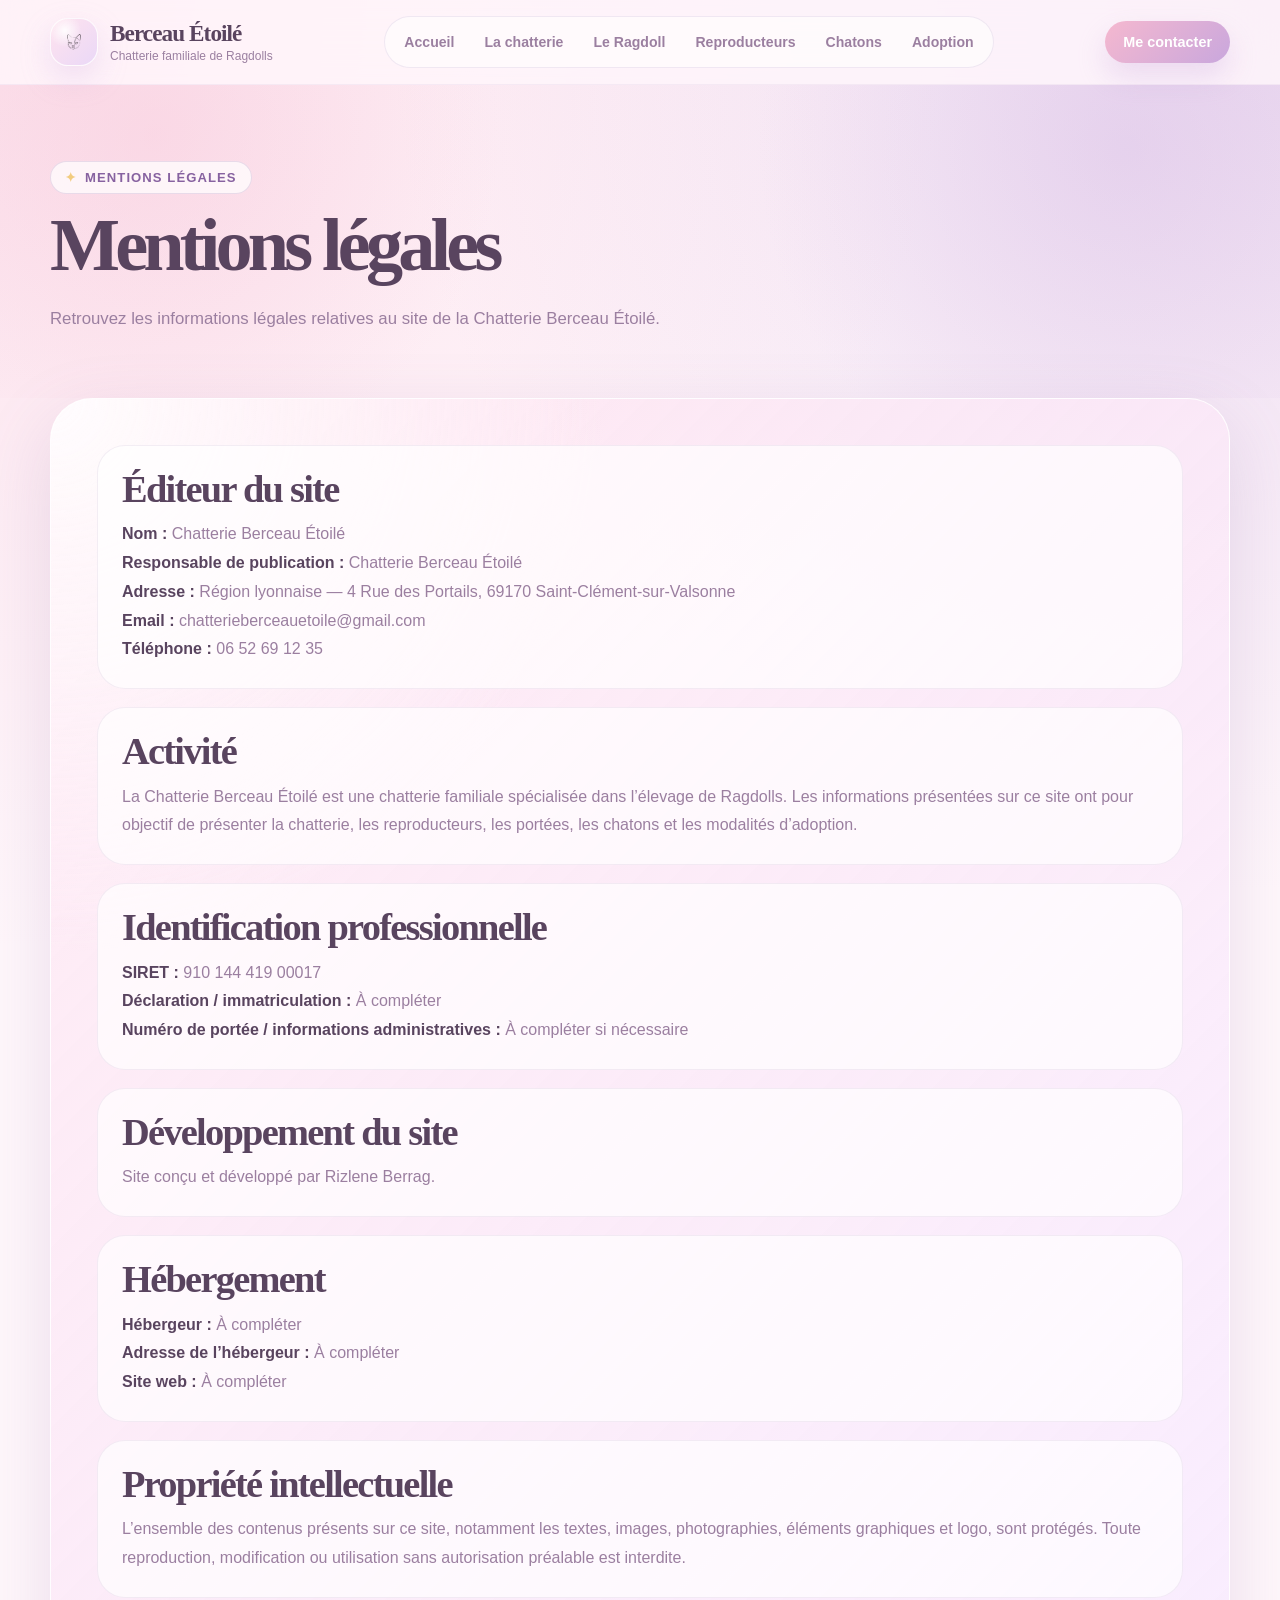
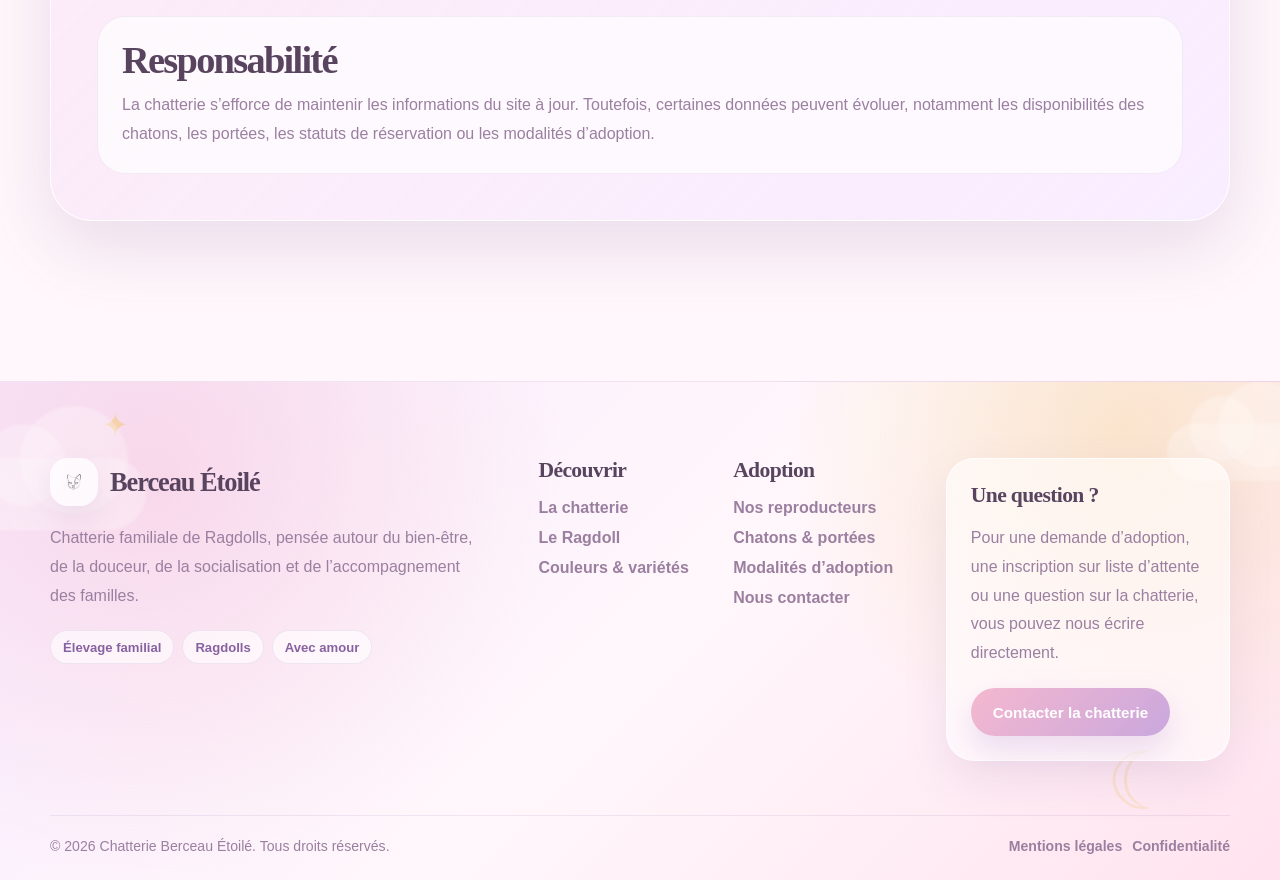
<file: docs/mentions-legales.html>
﻿<!DOCTYPE html>
<html lang="fr">
<head>
    <meta charset="UTF-8">

    <meta name="viewport" content="width=device-width, initial-scale=1.0">

    <title>Mentions légales | Chatterie Berceau Étoilé</title>

    <meta name="description" content="Mentions légales de la Chatterie Berceau Étoilé.">

    <link rel="stylesheet" href="./assets/css/base/reset.css">
    <link rel="stylesheet" href="./assets/css/base/variables.css">
    <link rel="stylesheet" href="./assets/css/base/global.css">

    <link rel="stylesheet" href="./assets/css/components/header.css">
    <link rel="stylesheet" href="./assets/css/components/footer.css">
    <link rel="stylesheet" href="./assets/css/components/buttons.css">
    <link rel="stylesheet" href="./assets/css/components/cards.css">
    <link rel="stylesheet" href="./assets/css/components/forms.css">

        <link rel="stylesheet" href="./assets/css/pages/legal.css">
</head>

<body>
<header class="site-header" data-header>
    <div class="container site-header__inner">

        <a href="./index.html" class="site-header__brand" aria-label="Retour à l'accueil">
            <span class="site-header__logo">
                <img src="./assets/images/logo/logo-berceau.png" alt="">
            </span>

            <span class="site-header__identity">
                <strong>Berceau Étoilé</strong>
                <small>Chatterie familiale de Ragdolls</small>
            </span>
        </a>

        <nav class="site-header__nav" aria-label="Navigation principale">
            <a href="./index.html" class="">
                Accueil
            </a>

            <a href="./la-chatterie.html" class="">
                La chatterie
            </a>

            <a href="./le-ragdoll.html" class="">
                Le Ragdoll
            </a>

            <a href="./nos-reproducteurs.html" class="">
                Reproducteurs
            </a>

            <a href="./chatons.html" class="">
                Chatons
            </a>

            <a href="./modalites-adoption.html" class="">
                Adoption
            </a>
        </nav>

        <div class="site-header__actions">
            <a href="./contact.html" class="site-header__contact">
                Me contacter
            </a>

            <button class="site-header__burger"
                    type="button"
                    aria-label="Ouvrir le menu"
                    aria-expanded="false"
                    data-menu-button>
                <span></span>
                <span></span>
                <span></span>
            </button>
        </div>
    </div>

    <div class="mobile-menu" data-mobile-menu>
        <div class="container mobile-menu__inner">
            <div class="mobile-menu__top">
                <span>Menu</span>
                <strong>✦ Berceau Étoilé</strong>
            </div>

            <nav class="mobile-menu__nav" aria-label="Navigation mobile">
                <a href="./index.html">Accueil</a>
                <a href="./la-chatterie.html">La chatterie</a>
                <a href="./le-ragdoll.html">Le Ragdoll</a>
                <a href="./couleurs-et-varietes.html">Couleurs & variétés</a>
                <a href="./nos-reproducteurs.html">Nos reproducteurs</a>
                <a href="./chatons.html">Chatons & portées</a>
                <a href="./modalites-adoption.html">Modalités d’adoption</a>
                <a href="./contact.html">Contact</a>
            </nav>

            <div class="mobile-menu__card">
                <span>☾</span>
                <p>
                    Des Ragdolls élevés avec douceur, sérieux et beaucoup d’amour.
                </p>
            </div>
        </div>
    </div>
</header>

<main>
    
    <section class="legal-hero">
        <div class="container">
            <span class="section-kicker">Mentions légales</span>

            <h1>Mentions légales</h1>

            <p>
                Retrouvez les informations légales relatives au site de la Chatterie Berceau Étoilé.
            </p>
        </div>
    </section>

    <section class="legal-content">
        <div class="container">
            <div class="legal-card">
                <article>
                    <h2>Éditeur du site</h2>

                    <p>
                        <strong>Nom :</strong> Chatterie Berceau Étoilé<br>
                        <strong>Responsable de publication :</strong> Chatterie Berceau Étoilé<br>
                        <strong>Adresse :</strong> Région lyonnaise — 4 Rue des Portails, 69170 Saint-Clément-sur-Valsonne<br>
                        <strong>Email :</strong> chatterieberceauetoile@gmail.com<br>
                        <strong>Téléphone :</strong> 06 52 69 12 35
                    </p>
                </article>

                <article>
                    <h2>Activité</h2>

                    <p>
                        La Chatterie Berceau Étoilé est une chatterie familiale spécialisée dans l’élevage de Ragdolls.
                        Les informations présentées sur ce site ont pour objectif de présenter la chatterie, les reproducteurs,
                        les portées, les chatons et les modalités d’adoption.
                    </p>
                </article>

                <article>
                    <h2>Identification professionnelle</h2>

                    <p>
                        <strong>SIRET :</strong> 910 144 419 00017 <br>
                        <strong>Déclaration / immatriculation :</strong> À compléter<br>
                        <strong>Numéro de portée / informations administratives :</strong> À compléter si nécessaire
                    </p>
                </article>

                <article>
                    <h2>Développement du site</h2>

                    <p>
                        Site conçu et développé par Rizlene Berrag.
                    </p>
                </article>

                <article>
                    <h2>Hébergement</h2>

                    <p>
                        <strong>Hébergeur :</strong> À compléter<br>
                        <strong>Adresse de l’hébergeur :</strong> À compléter<br>
                        <strong>Site web :</strong> À compléter
                    </p>
                </article>

                <article>
                    <h2>Propriété intellectuelle</h2>

                    <p>
                        L’ensemble des contenus présents sur ce site, notamment les textes, images, photographies,
                        éléments graphiques et logo, sont protégés. Toute reproduction, modification ou utilisation
                        sans autorisation préalable est interdite.
                    </p>
                </article>

                <article>
                    <h2>Responsabilité</h2>

                    <p>
                        La chatterie s’efforce de maintenir les informations du site à jour. Toutefois, certaines données
                        peuvent évoluer, notamment les disponibilités des chatons, les portées, les statuts de réservation
                        ou les modalités d’adoption.
                    </p>
                </article>
            </div>
        </div>
    </section>

</main>

<footer class="site-footer">
    <div class="site-footer__cloud site-footer__cloud--one"></div>
    <div class="site-footer__cloud site-footer__cloud--two"></div>

    <div class="container site-footer__inner">
        <div class="site-footer__brand">
            <a href="./index.html" class="site-footer__logo">
                <span>
                    <img src="./assets/images/logo/logo-berceau.png" alt="">
                </span>
                <strong>Berceau Étoilé</strong>
            </a>

            <p>
                Chatterie familiale de Ragdolls, pensée autour du bien-être, de la douceur,
                de la socialisation et de l’accompagnement des familles.
            </p>

            <div class="site-footer__badges">
                <span>Élevage familial</span>
                <span>Ragdolls</span>
                <span>Avec amour</span>
            </div>
        </div>

        <div class="site-footer__links">
            <div>
                <h3>Découvrir</h3>

                <a href="./la-chatterie.html">La chatterie</a>
                <a href="./le-ragdoll.html">Le Ragdoll</a>
                <a href="./couleurs-et-varietes.html">Couleurs & variétés</a>
            </div>

            <div>
                <h3>Adoption</h3>

                <a href="./nos-reproducteurs.html">Nos reproducteurs</a>
                <a href="./chatons.html">Chatons & portées</a>
                <a href="./modalites-adoption.html">Modalités d’adoption</a>
                <a href="./contact.html">Nous contacter</a>
            </div>
        </div>

        <div class="site-footer__contact">
            <h3>Une question ?</h3>

            <p>
                Pour une demande d’adoption, une inscription sur liste d’attente ou une question
                sur la chatterie, vous pouvez nous écrire directement.
            </p>

            <a href="./contact.html" class="btn btn-primary">
                Contacter la chatterie
            </a>
        </div>
    </div>

    <div class="container site-footer__bottom">
        <p>
            © 2026 Chatterie Berceau Étoilé. Tous droits réservés.
        </p>

        <div>
            <a href="./mentions-legales.html">Mentions légales</a>
            <a href="./confidentialite.html">Confidentialité</a>
        </div>
    </div>
</footer>

<script src="./assets/js/main.js"></script>
<script src="./assets/js/components/header.js"></script>
<script src="./assets/js/components/animations.js"></script>

</body>
</html>
</file>
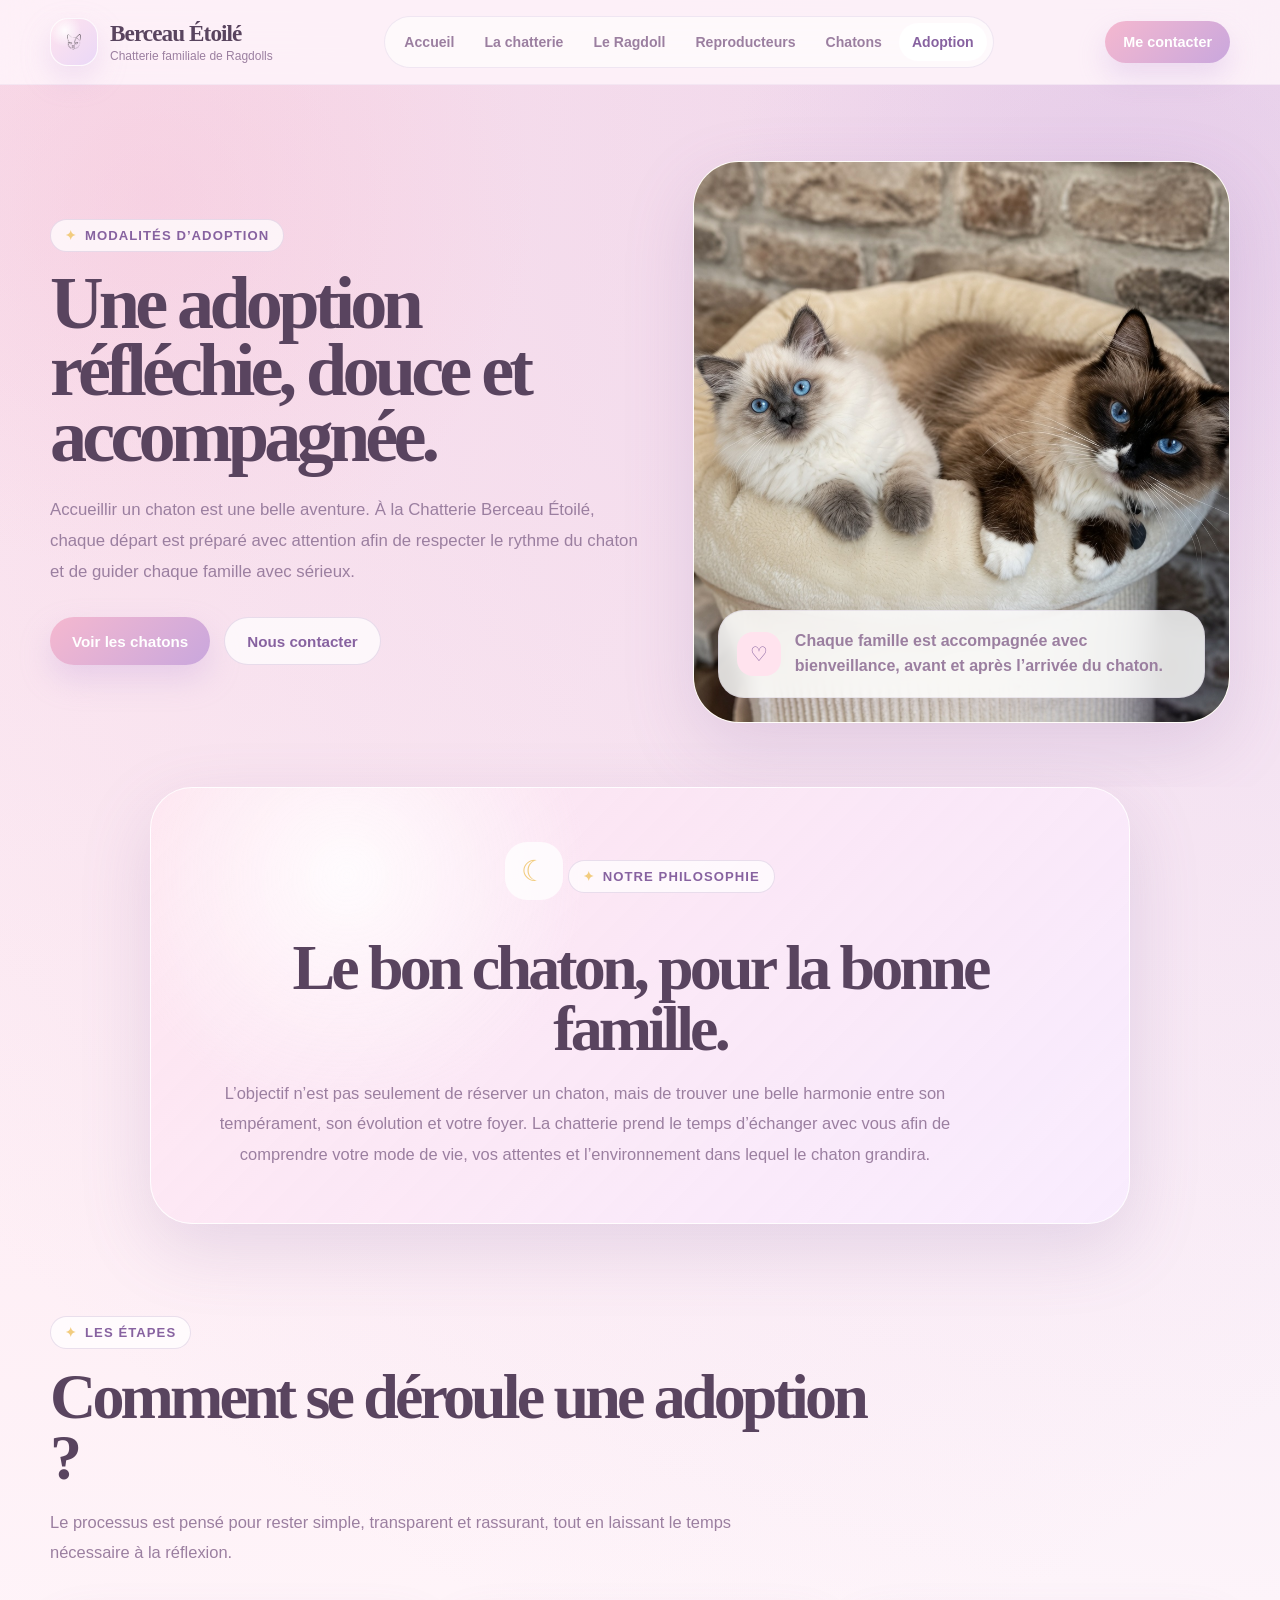
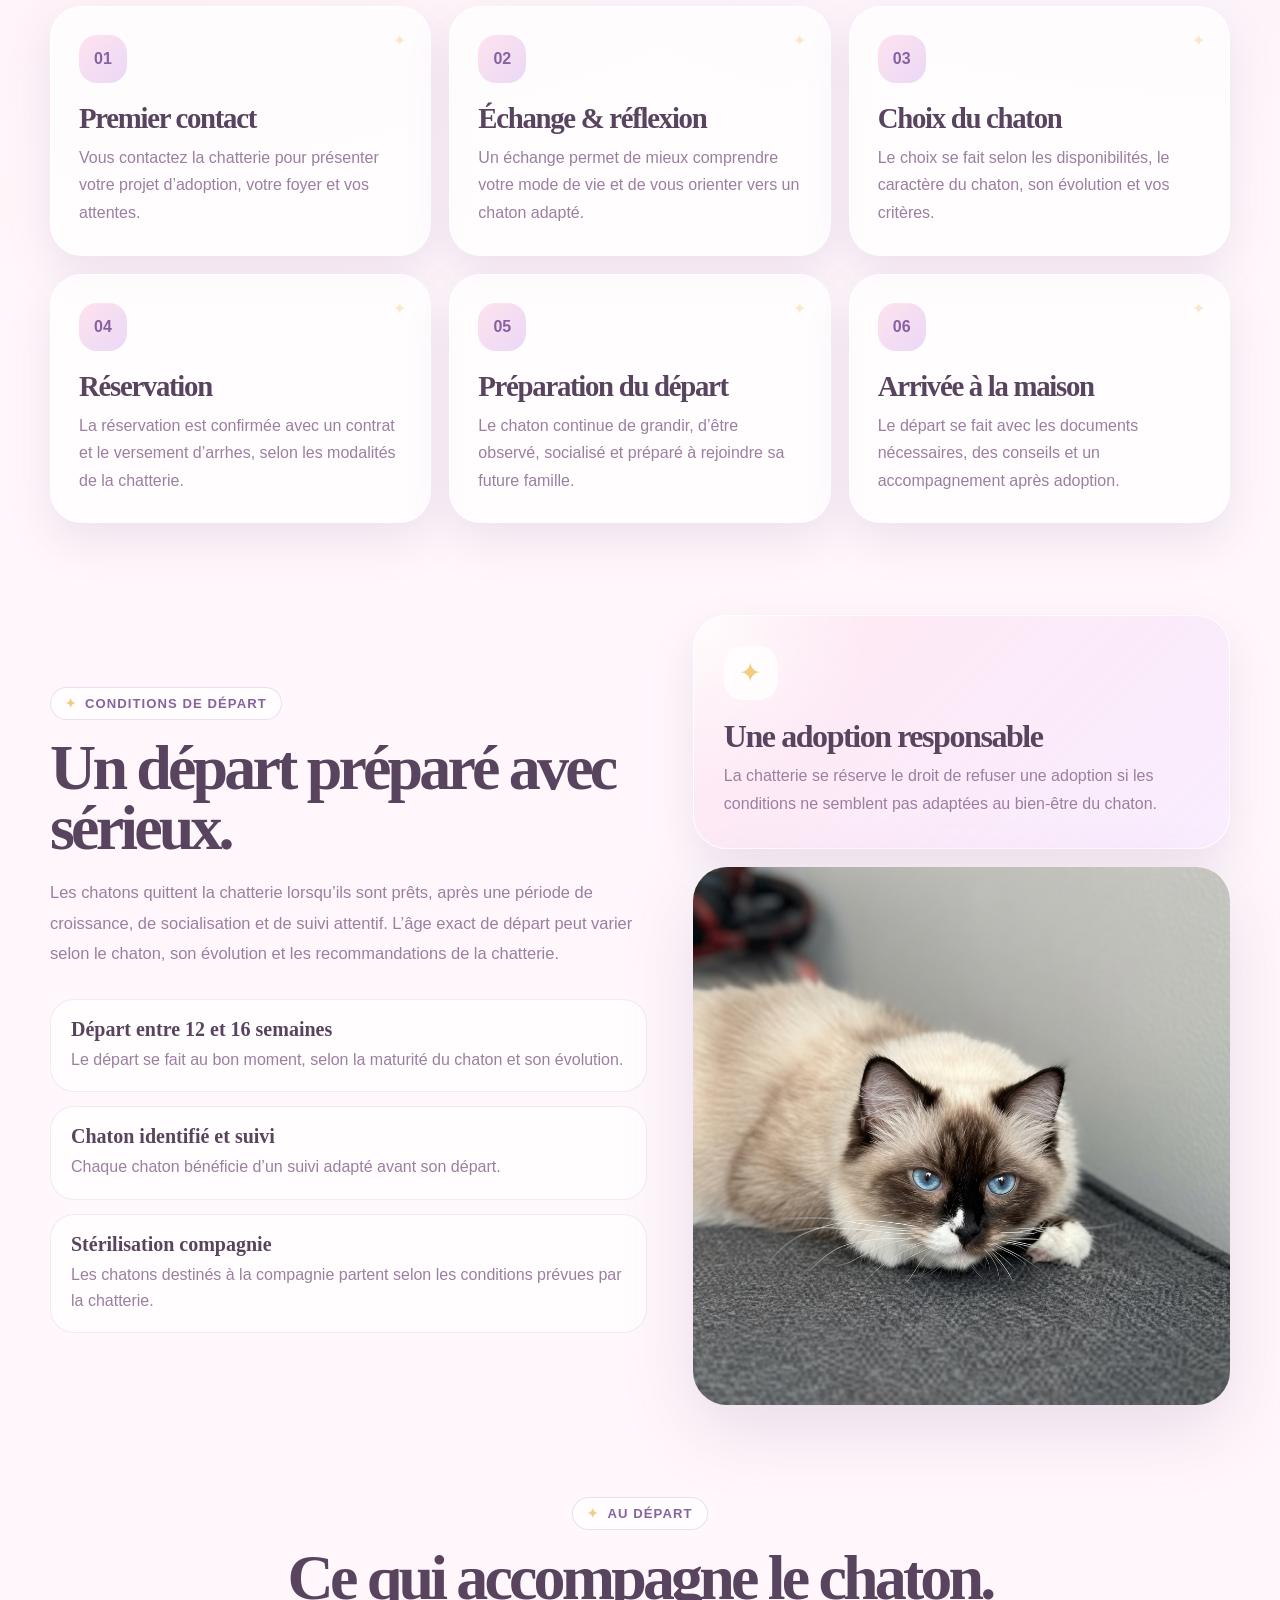
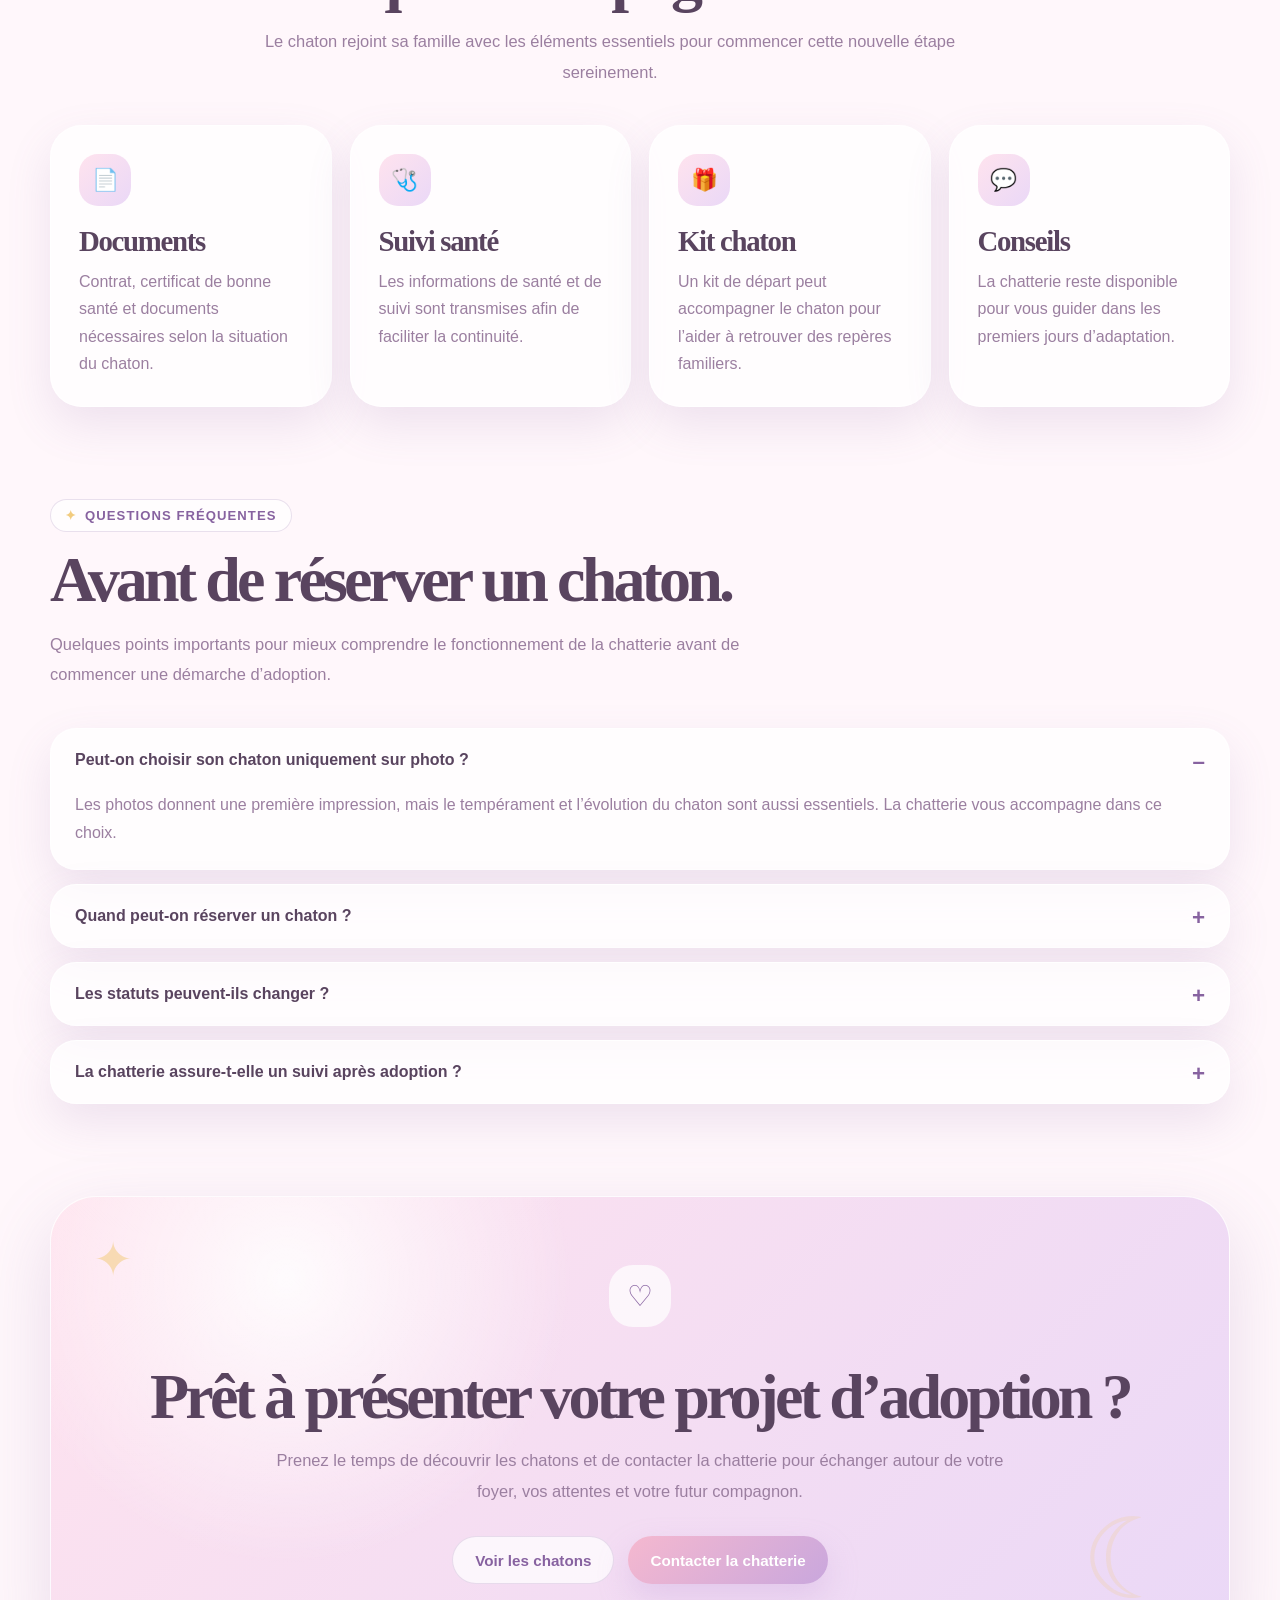
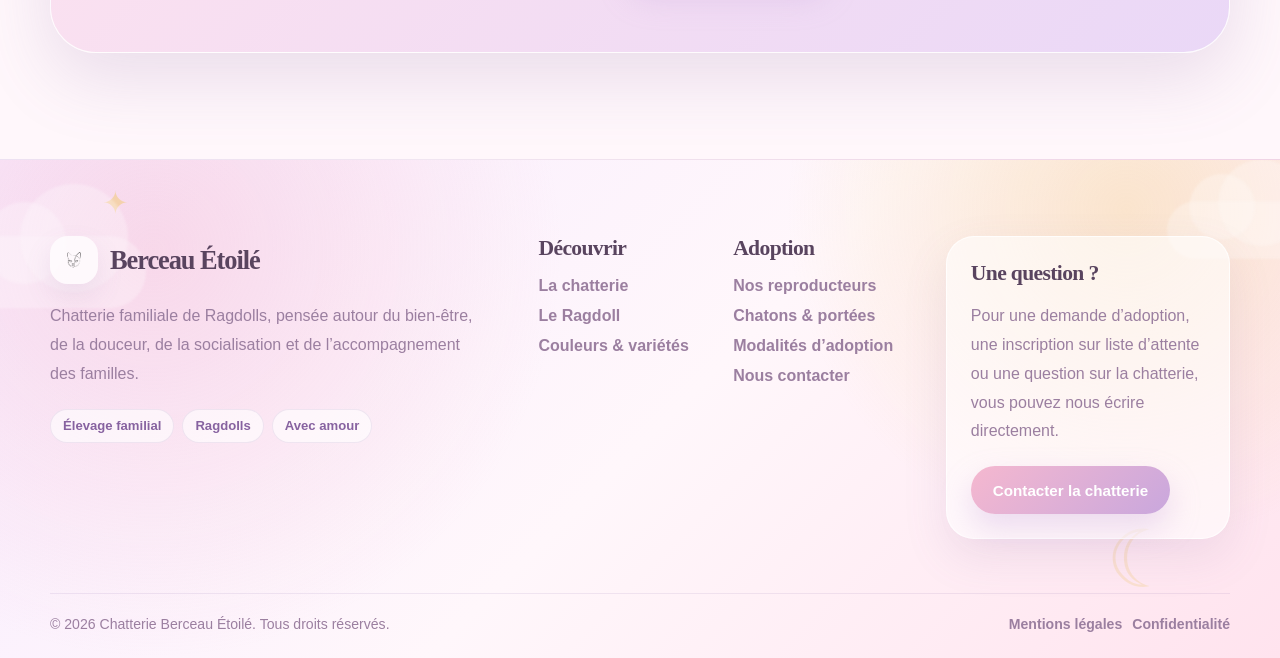
<file: docs/modalites-adoption.html>
﻿<!DOCTYPE html>
<html lang="fr">
<head>
    <meta charset="UTF-8">

    <meta name="viewport" content="width=device-width, initial-scale=1.0">

    <title>Modalités d’adoption | Chatterie Berceau Étoilé</title>

    <meta name="description" content="Découvrez les modalités d’adoption des chatons Ragdoll de la Chatterie Berceau Étoilé : réservation, départ, documents, accompagnement et suivi.">

    <link rel="stylesheet" href="./assets/css/base/reset.css">
    <link rel="stylesheet" href="./assets/css/base/variables.css">
    <link rel="stylesheet" href="./assets/css/base/global.css">

    <link rel="stylesheet" href="./assets/css/components/header.css">
    <link rel="stylesheet" href="./assets/css/components/footer.css">
    <link rel="stylesheet" href="./assets/css/components/buttons.css">
    <link rel="stylesheet" href="./assets/css/components/cards.css">
    <link rel="stylesheet" href="./assets/css/components/forms.css">

        <link rel="stylesheet" href="./assets/css/pages/adoption.css">
</head>

<body>
<header class="site-header" data-header>
    <div class="container site-header__inner">

        <a href="./index.html" class="site-header__brand" aria-label="Retour à l'accueil">
            <span class="site-header__logo">
                <img src="./assets/images/logo/logo-berceau.png" alt="">
            </span>

            <span class="site-header__identity">
                <strong>Berceau Étoilé</strong>
                <small>Chatterie familiale de Ragdolls</small>
            </span>
        </a>

        <nav class="site-header__nav" aria-label="Navigation principale">
            <a href="./index.html" class="">
                Accueil
            </a>

            <a href="./la-chatterie.html" class="">
                La chatterie
            </a>

            <a href="./le-ragdoll.html" class="">
                Le Ragdoll
            </a>

            <a href="./nos-reproducteurs.html" class="">
                Reproducteurs
            </a>

            <a href="./chatons.html" class="">
                Chatons
            </a>

            <a href="./modalites-adoption.html" class="is-active">
                Adoption
            </a>
        </nav>

        <div class="site-header__actions">
            <a href="./contact.html" class="site-header__contact">
                Me contacter
            </a>

            <button class="site-header__burger"
                    type="button"
                    aria-label="Ouvrir le menu"
                    aria-expanded="false"
                    data-menu-button>
                <span></span>
                <span></span>
                <span></span>
            </button>
        </div>
    </div>

    <div class="mobile-menu" data-mobile-menu>
        <div class="container mobile-menu__inner">
            <div class="mobile-menu__top">
                <span>Menu</span>
                <strong>✦ Berceau Étoilé</strong>
            </div>

            <nav class="mobile-menu__nav" aria-label="Navigation mobile">
                <a href="./index.html">Accueil</a>
                <a href="./la-chatterie.html">La chatterie</a>
                <a href="./le-ragdoll.html">Le Ragdoll</a>
                <a href="./couleurs-et-varietes.html">Couleurs & variétés</a>
                <a href="./nos-reproducteurs.html">Nos reproducteurs</a>
                <a href="./chatons.html">Chatons & portées</a>
                <a href="./modalites-adoption.html">Modalités d’adoption</a>
                <a href="./contact.html">Contact</a>
            </nav>

            <div class="mobile-menu__card">
                <span>☾</span>
                <p>
                    Des Ragdolls élevés avec douceur, sérieux et beaucoup d’amour.
                </p>
            </div>
        </div>
    </div>
</header>

<main>
    
    <section class="adoption-hero">
        <div class="container adoption-hero__inner">
            <div class="adoption-hero__content" data-animate>
                <span class="section-kicker">Modalités d’adoption</span>

                <h1>
                    Une adoption réfléchie, douce et accompagnée.
                </h1>

                <p>
                    Accueillir un chaton est une belle aventure. À la Chatterie Berceau Étoilé,
                    chaque départ est préparé avec attention afin de respecter le rythme du chaton
                    et de guider chaque famille avec sérieux.
                </p>

                <div class="adoption-hero__actions">
                    <a href="./chatons.html" class="btn btn-primary">
                        Voir les chatons
                    </a>

                    <a href="./contact.html" class="btn btn-secondary">
                        Nous contacter
                    </a>
                </div>
            </div>

            <div class="adoption-hero__visual" data-animate>
                <div class="adoption-hero__card">
                    <img src="./assets/images/adoption/adoption-hero.jpg" alt="Chaton Ragdoll dans un univers doux">

                    <div class="adoption-hero__note">
                        <span>♡</span>

                        <p>
                            Chaque famille est accompagnée avec bienveillance, avant et après l’arrivée du chaton.
                        </p>
                    </div>
                </div>
            </div>
        </div>
    </section>

    <section class="adoption-intro">
        <div class="container">
            <div class="adoption-intro__card" data-animate>
                <span class="adoption-intro__icon">☾</span>

                <span class="section-kicker">Notre philosophie</span>

                <h2>
                    Le bon chaton, pour la bonne famille.
                </h2>

                <p>
                    L’objectif n’est pas seulement de réserver un chaton, mais de trouver une belle harmonie
                    entre son tempérament, son évolution et votre foyer. La chatterie prend le temps d’échanger
                    avec vous afin de comprendre votre mode de vie, vos attentes et l’environnement dans lequel
                    le chaton grandira.
                </p>
            </div>
        </div>
    </section>

    <section class="adoption-steps">
        <div class="container">
            <div class="section-heading" data-animate>
                <span class="section-kicker">Les étapes</span>

                <h2>Comment se déroule une adoption ?</h2>

                <p>
                    Le processus est pensé pour rester simple, transparent et rassurant,
                    tout en laissant le temps nécessaire à la réflexion.
                </p>
            </div>

            <div class="adoption-steps__grid" data-animate>
                <article class="adoption-step-card">
                    <span>01</span>
                    <h3>Premier contact</h3>
                    <p>
                        Vous contactez la chatterie pour présenter votre projet d’adoption,
                        votre foyer et vos attentes.
                    </p>
                </article>

                <article class="adoption-step-card">
                    <span>02</span>
                    <h3>Échange & réflexion</h3>
                    <p>
                        Un échange permet de mieux comprendre votre mode de vie et de vous orienter
                        vers un chaton adapté.
                    </p>
                </article>

                <article class="adoption-step-card">
                    <span>03</span>
                    <h3>Choix du chaton</h3>
                    <p>
                        Le choix se fait selon les disponibilités, le caractère du chaton,
                        son évolution et vos critères.
                    </p>
                </article>

                <article class="adoption-step-card">
                    <span>04</span>
                    <h3>Réservation</h3>
                    <p>
                        La réservation est confirmée avec un contrat et le versement d’arrhes,
                        selon les modalités de la chatterie.
                    </p>
                </article>

                <article class="adoption-step-card">
                    <span>05</span>
                    <h3>Préparation du départ</h3>
                    <p>
                        Le chaton continue de grandir, d’être observé, socialisé et préparé
                        à rejoindre sa future famille.
                    </p>
                </article>

                <article class="adoption-step-card">
                    <span>06</span>
                    <h3>Arrivée à la maison</h3>
                    <p>
                        Le départ se fait avec les documents nécessaires, des conseils
                        et un accompagnement après adoption.
                    </p>
                </article>
            </div>
        </div>
    </section>

    <section class="adoption-conditions">
        <div class="container adoption-conditions__inner">
            <div class="adoption-conditions__content" data-animate>
                <span class="section-kicker">Conditions de départ</span>

                <h2>
                    Un départ préparé avec sérieux.
                </h2>

                <p>
                    Les chatons quittent la chatterie lorsqu’ils sont prêts, après une période de croissance,
                    de socialisation et de suivi attentif. L’âge exact de départ peut varier selon le chaton,
                    son évolution et les recommandations de la chatterie.
                </p>

                <div class="adoption-conditions__list">
                    <div>
                        <strong>Départ entre 12 et 16 semaines</strong>
                        <span>
                        Le départ se fait au bon moment, selon la maturité du chaton et son évolution.
                    </span>
                    </div>

                    <div>
                        <strong>Chaton identifié et suivi</strong>
                        <span>
                        Chaque chaton bénéficie d’un suivi adapté avant son départ.
                    </span>
                    </div>

                    <div>
                        <strong>Stérilisation compagnie</strong>
                        <span>
                        Les chatons destinés à la compagnie partent selon les conditions prévues par la chatterie.
                    </span>
                    </div>
                </div>
            </div>

            <div class="adoption-conditions__visual" data-animate>
                <div class="adoption-soft-card">
                    <span>✦</span>
                    <h3>Une adoption responsable</h3>
                    <p>
                        La chatterie se réserve le droit de refuser une adoption si les conditions
                        ne semblent pas adaptées au bien-être du chaton.
                    </p>
                </div>

                <div class="adoption-picture">
                    <img src="./assets/images/adoption/adoption-care.jpg" alt="Chaton Ragdoll accompagné avec douceur">
                </div>
            </div>
        </div>
    </section>

    <section class="adoption-included">
        <div class="container">
            <div class="section-heading section-heading--center" data-animate>
                <span class="section-kicker">Au départ</span>

                <h2>Ce qui accompagne le chaton.</h2>

                <p>
                    Le chaton rejoint sa famille avec les éléments essentiels pour commencer
                    cette nouvelle étape sereinement.
                </p>
            </div>

            <div class="included-grid" data-animate>
                <article class="included-card">
                    <span>📄</span>
                    <h3>Documents</h3>
                    <p>
                        Contrat, certificat de bonne santé et documents nécessaires selon la situation du chaton.
                    </p>
                </article>

                <article class="included-card">
                    <span>🩺</span>
                    <h3>Suivi santé</h3>
                    <p>
                        Les informations de santé et de suivi sont transmises afin de faciliter la continuité.
                    </p>
                </article>

                <article class="included-card">
                    <span>🎁</span>
                    <h3>Kit chaton</h3>
                    <p>
                        Un kit de départ peut accompagner le chaton pour l’aider à retrouver des repères familiers.
                    </p>
                </article>

                <article class="included-card">
                    <span>💬</span>
                    <h3>Conseils</h3>
                    <p>
                        La chatterie reste disponible pour vous guider dans les premiers jours d’adaptation.
                    </p>
                </article>
            </div>
        </div>
    </section>

    <section class="adoption-faq">
        <div class="container">
            <div class="section-heading" data-animate>
                <span class="section-kicker">Questions fréquentes</span>

                <h2>Avant de réserver un chaton.</h2>

                <p>
                    Quelques points importants pour mieux comprendre le fonctionnement de la chatterie
                    avant de commencer une démarche d’adoption.
                </p>
            </div>

            <div class="faq-list" data-animate>
                <details class="faq-item" open>
                    <summary>Peut-on choisir son chaton uniquement sur photo ?</summary>
                    <p>
                        Les photos donnent une première impression, mais le tempérament et l’évolution
                        du chaton sont aussi essentiels. La chatterie vous accompagne dans ce choix.
                    </p>
                </details>

                <details class="faq-item">
                    <summary>Quand peut-on réserver un chaton ?</summary>
                    <p>
                        La réservation se fait lorsque les échanges sont avancés et que la chatterie peut confirmer
                        qu’un chaton correspond à votre projet.
                    </p>
                </details>

                <details class="faq-item">
                    <summary>Les statuts peuvent-ils changer ?</summary>
                    <p>
                        Oui. Un chaton peut être en observation avant que son orientation soit confirmée :
                        compagnie, reproduction, réservation ou maintien à la chatterie.
                    </p>
                </details>

                <details class="faq-item">
                    <summary>La chatterie assure-t-elle un suivi après adoption ?</summary>
                    <p>
                        Oui, l’accompagnement continue après le départ du chaton afin de vous aider
                        dans son adaptation et ses premiers jours à la maison.
                    </p>
                </details>
            </div>
        </div>
    </section>

    <section class="adoption-final">
        <div class="container">
            <div class="adoption-final__card" data-animate>
                <span class="adoption-final__icon">♡</span>

                <h2>
                    Prêt à présenter votre projet d’adoption ?
                </h2>

                <p>
                    Prenez le temps de découvrir les chatons et de contacter la chatterie
                    pour échanger autour de votre foyer, vos attentes et votre futur compagnon.
                </p>

                <div class="adoption-final__actions">
                    <a href="./chatons.html" class="btn btn-secondary">
                        Voir les chatons
                    </a>

                    <a href="./contact.html" class="btn btn-primary">
                        Contacter la chatterie
                    </a>
                </div>
            </div>
        </div>
    </section>

</main>

<footer class="site-footer">
    <div class="site-footer__cloud site-footer__cloud--one"></div>
    <div class="site-footer__cloud site-footer__cloud--two"></div>

    <div class="container site-footer__inner">
        <div class="site-footer__brand">
            <a href="./index.html" class="site-footer__logo">
                <span>
                    <img src="./assets/images/logo/logo-berceau.png" alt="">
                </span>
                <strong>Berceau Étoilé</strong>
            </a>

            <p>
                Chatterie familiale de Ragdolls, pensée autour du bien-être, de la douceur,
                de la socialisation et de l’accompagnement des familles.
            </p>

            <div class="site-footer__badges">
                <span>Élevage familial</span>
                <span>Ragdolls</span>
                <span>Avec amour</span>
            </div>
        </div>

        <div class="site-footer__links">
            <div>
                <h3>Découvrir</h3>

                <a href="./la-chatterie.html">La chatterie</a>
                <a href="./le-ragdoll.html">Le Ragdoll</a>
                <a href="./couleurs-et-varietes.html">Couleurs & variétés</a>
            </div>

            <div>
                <h3>Adoption</h3>

                <a href="./nos-reproducteurs.html">Nos reproducteurs</a>
                <a href="./chatons.html">Chatons & portées</a>
                <a href="./modalites-adoption.html">Modalités d’adoption</a>
                <a href="./contact.html">Nous contacter</a>
            </div>
        </div>

        <div class="site-footer__contact">
            <h3>Une question ?</h3>

            <p>
                Pour une demande d’adoption, une inscription sur liste d’attente ou une question
                sur la chatterie, vous pouvez nous écrire directement.
            </p>

            <a href="./contact.html" class="btn btn-primary">
                Contacter la chatterie
            </a>
        </div>
    </div>

    <div class="container site-footer__bottom">
        <p>
            © 2026 Chatterie Berceau Étoilé. Tous droits réservés.
        </p>

        <div>
            <a href="./mentions-legales.html">Mentions légales</a>
            <a href="./confidentialite.html">Confidentialité</a>
        </div>
    </div>
</footer>

<script src="./assets/js/main.js"></script>
<script src="./assets/js/components/header.js"></script>
<script src="./assets/js/components/animations.js"></script>

</body>
</html>
</file>
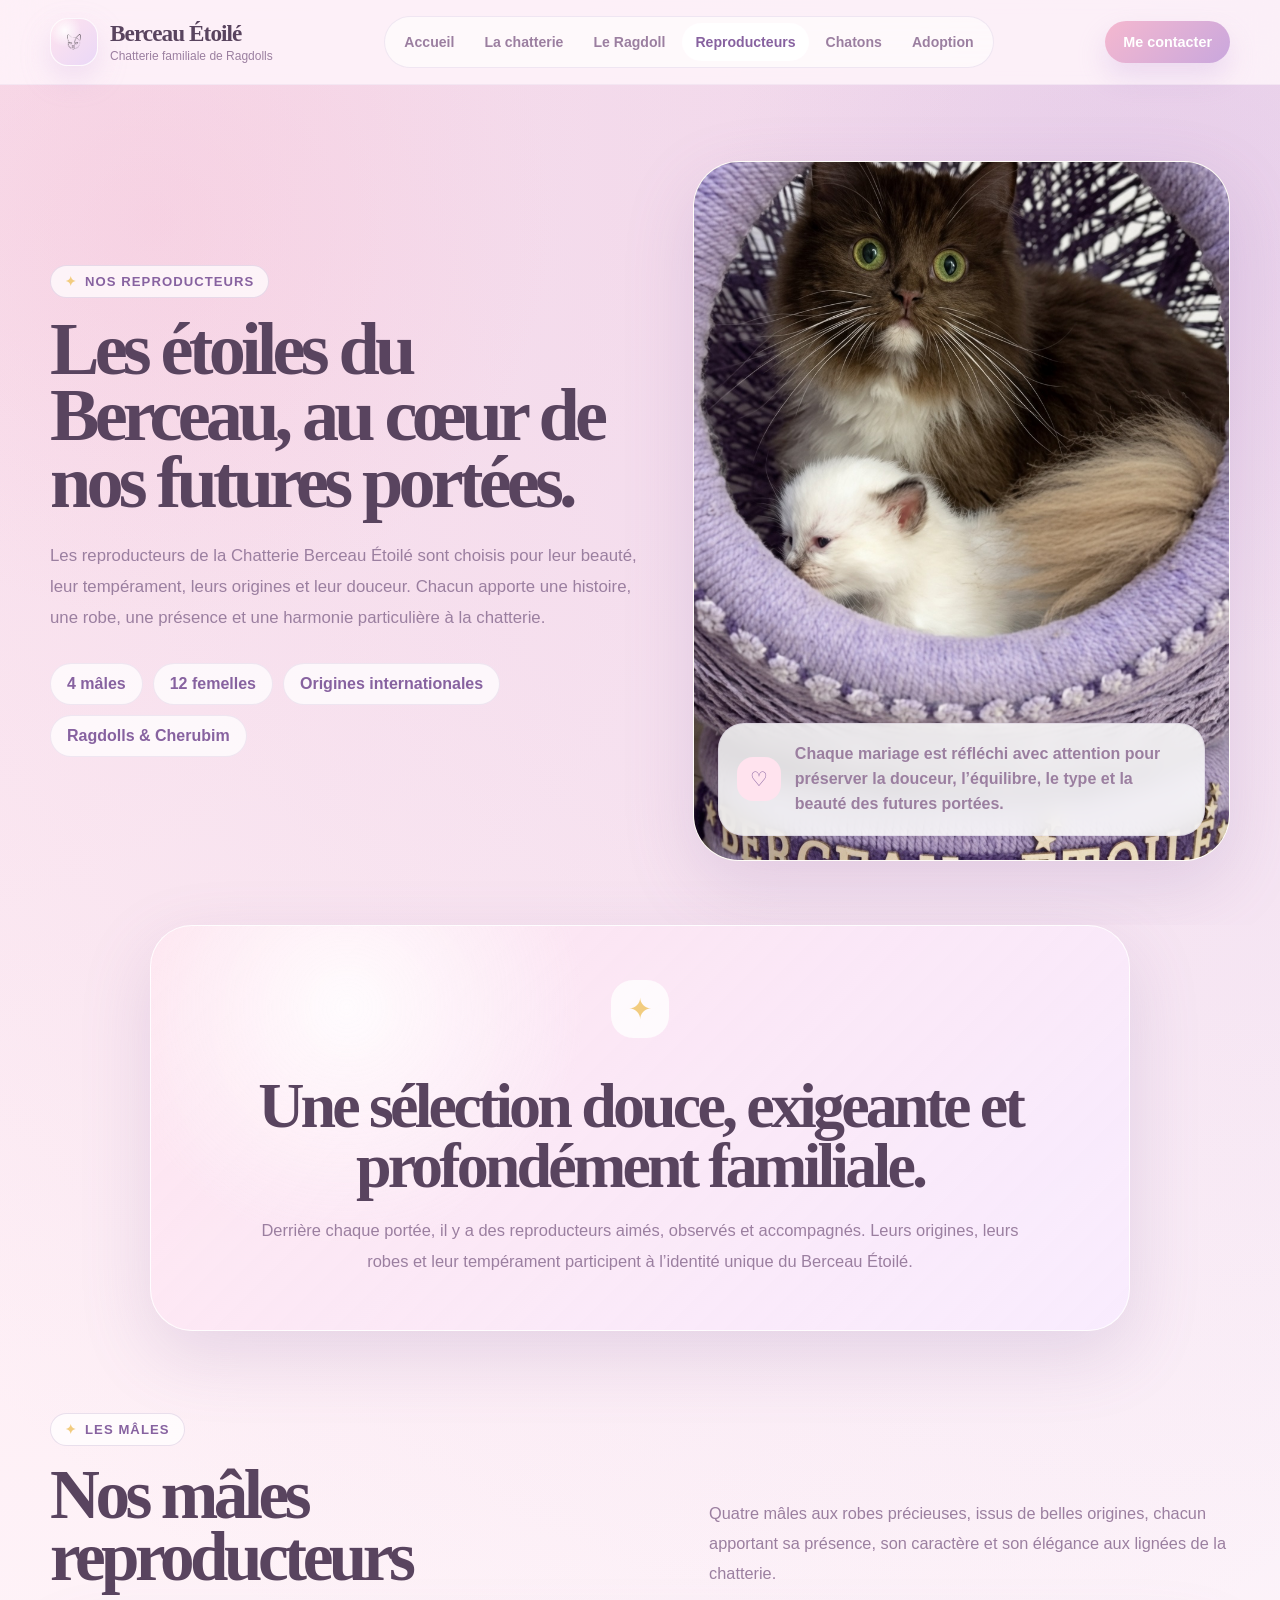
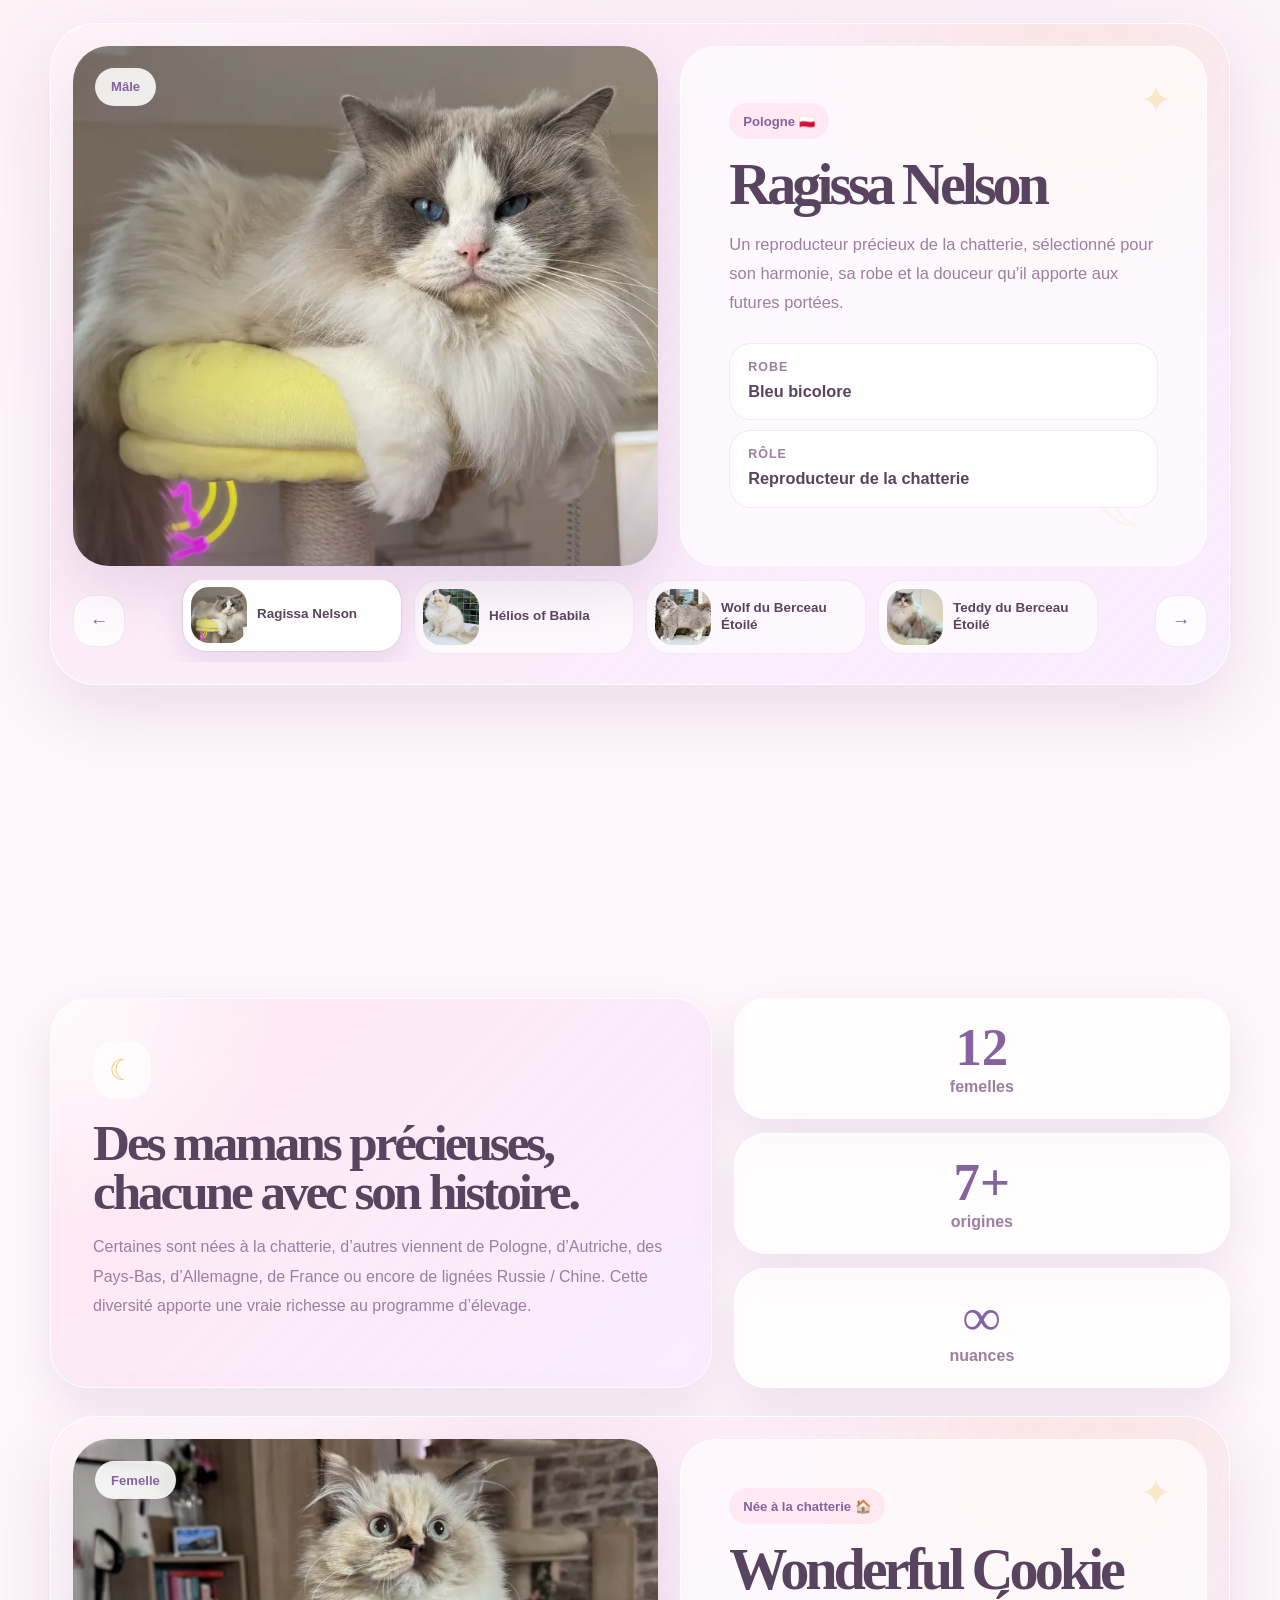
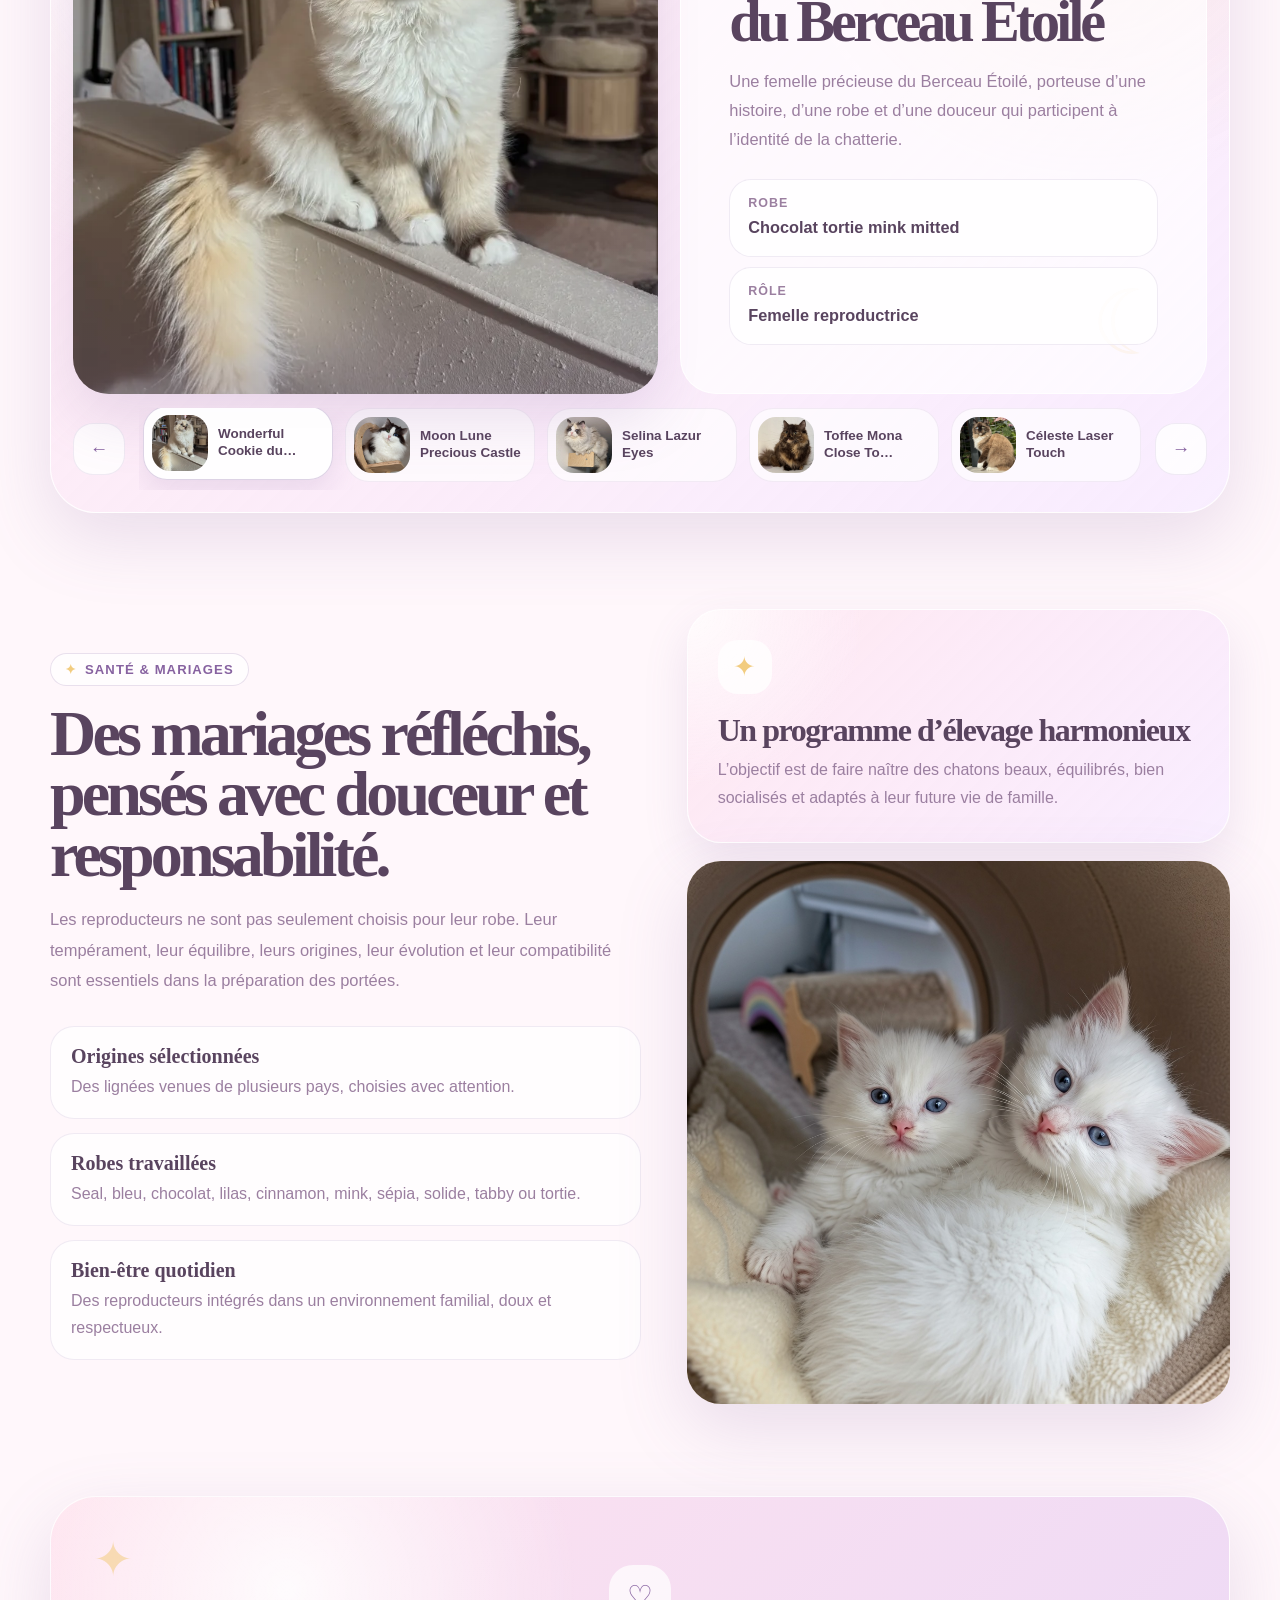
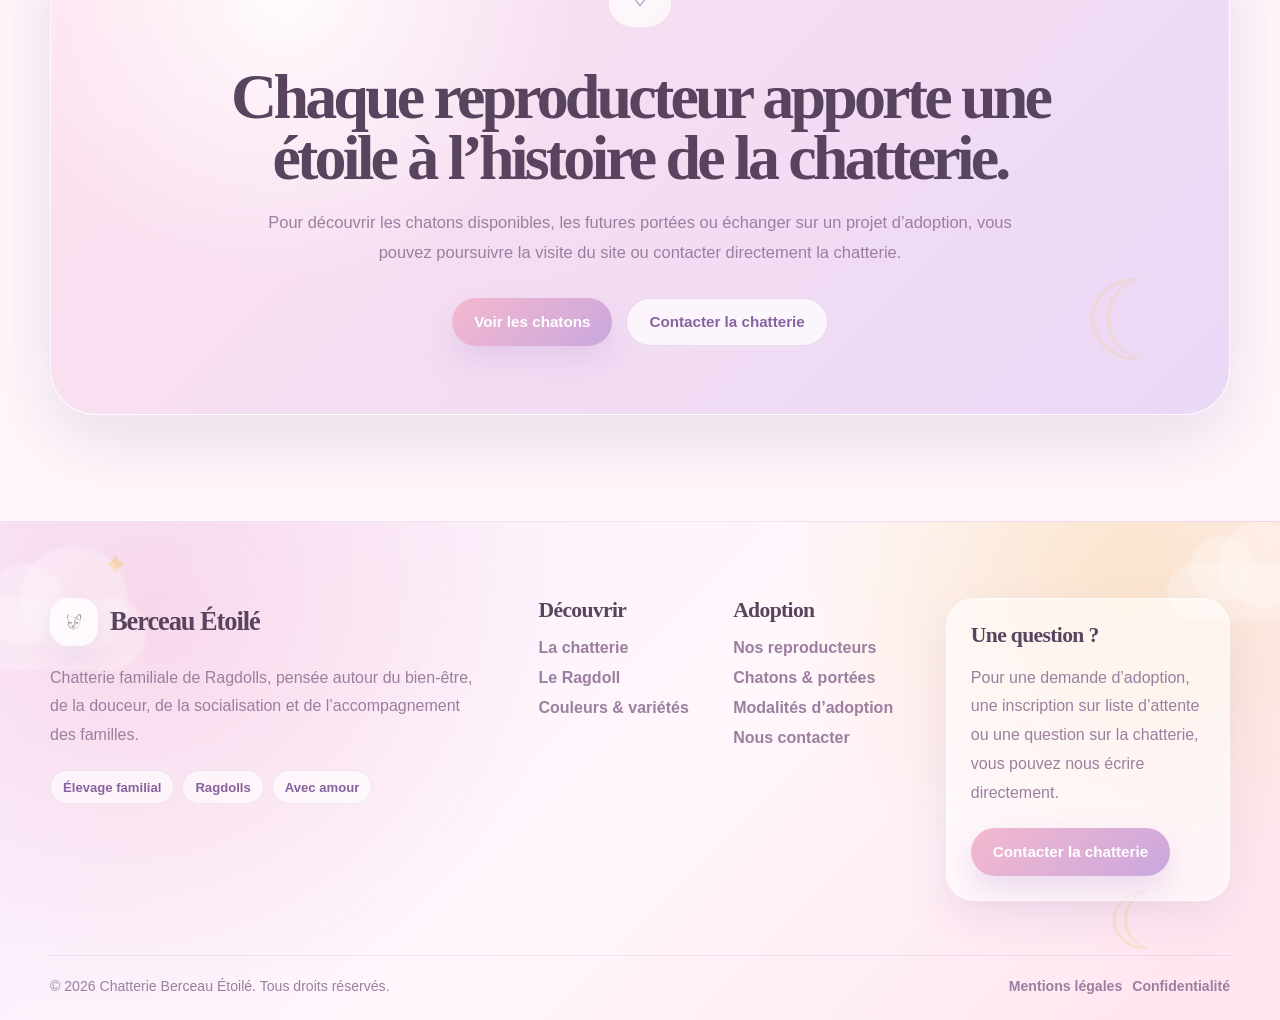
<file: docs/nos-reproducteurs.html>
﻿<!DOCTYPE html>
<html lang="fr">
<head>
    <meta charset="UTF-8">

    <meta name="viewport" content="width=device-width, initial-scale=1.0">

    <title>Nos reproducteurs | Chatterie Berceau Étoilé</title>

    <meta name="description" content="Découvrez les mâles et femelles reproducteurs de la Chatterie Berceau Étoilé, leurs origines, leurs robes et leur rôle dans la chatterie.">

    <link rel="stylesheet" href="./assets/css/base/reset.css">
    <link rel="stylesheet" href="./assets/css/base/variables.css">
    <link rel="stylesheet" href="./assets/css/base/global.css">

    <link rel="stylesheet" href="./assets/css/components/header.css">
    <link rel="stylesheet" href="./assets/css/components/footer.css">
    <link rel="stylesheet" href="./assets/css/components/buttons.css">
    <link rel="stylesheet" href="./assets/css/components/cards.css">
    <link rel="stylesheet" href="./assets/css/components/forms.css">

        <link rel="stylesheet" href="./assets/css/pages/reproducteurs.css">
</head>

<body>
<header class="site-header" data-header>
    <div class="container site-header__inner">

        <a href="./index.html" class="site-header__brand" aria-label="Retour à l'accueil">
            <span class="site-header__logo">
                <img src="./assets/images/logo/logo-berceau.png" alt="">
            </span>

            <span class="site-header__identity">
                <strong>Berceau Étoilé</strong>
                <small>Chatterie familiale de Ragdolls</small>
            </span>
        </a>

        <nav class="site-header__nav" aria-label="Navigation principale">
            <a href="./index.html" class="">
                Accueil
            </a>

            <a href="./la-chatterie.html" class="">
                La chatterie
            </a>

            <a href="./le-ragdoll.html" class="">
                Le Ragdoll
            </a>

            <a href="./nos-reproducteurs.html" class="is-active">
                Reproducteurs
            </a>

            <a href="./chatons.html" class="">
                Chatons
            </a>

            <a href="./modalites-adoption.html" class="">
                Adoption
            </a>
        </nav>

        <div class="site-header__actions">
            <a href="./contact.html" class="site-header__contact">
                Me contacter
            </a>

            <button class="site-header__burger"
                    type="button"
                    aria-label="Ouvrir le menu"
                    aria-expanded="false"
                    data-menu-button>
                <span></span>
                <span></span>
                <span></span>
            </button>
        </div>
    </div>

    <div class="mobile-menu" data-mobile-menu>
        <div class="container mobile-menu__inner">
            <div class="mobile-menu__top">
                <span>Menu</span>
                <strong>✦ Berceau Étoilé</strong>
            </div>

            <nav class="mobile-menu__nav" aria-label="Navigation mobile">
                <a href="./index.html">Accueil</a>
                <a href="./la-chatterie.html">La chatterie</a>
                <a href="./le-ragdoll.html">Le Ragdoll</a>
                <a href="./couleurs-et-varietes.html">Couleurs & variétés</a>
                <a href="./nos-reproducteurs.html">Nos reproducteurs</a>
                <a href="./chatons.html">Chatons & portées</a>
                <a href="./modalites-adoption.html">Modalités d’adoption</a>
                <a href="./contact.html">Contact</a>
            </nav>

            <div class="mobile-menu__card">
                <span>☾</span>
                <p>
                    Des Ragdolls élevés avec douceur, sérieux et beaucoup d’amour.
                </p>
            </div>
        </div>
    </div>
</header>

<main>
    
    
    <section class="breeders-hero">
        <div class="container breeders-hero__inner">
            <div class="breeders-hero__content" data-animate>
                <span class="section-kicker">Nos reproducteurs</span>

                <h1>
                    Les étoiles du Berceau, au cœur de nos futures portées.
                </h1>

                <p>
                    Les reproducteurs de la Chatterie Berceau Étoilé sont choisis pour leur beauté,
                    leur tempérament, leurs origines et leur douceur. Chacun apporte une histoire,
                    une robe, une présence et une harmonie particulière à la chatterie.
                </p>

                <div class="breeders-hero__badges">
                    <span>4 mâles</span>
                    <span>12 femelles</span>
                    <span>Origines internationales</span>
                    <span>Ragdolls & Cherubim</span>
                </div>
            </div>

            <div class="breeders-hero__visual" data-animate>
                <div class="breeders-hero__card">
                    <img src="./assets/images/reproducteurs/reproducteurs-hero.jpg" alt="Reproducteur Ragdoll de la chatterie">

                    <div class="breeders-hero__note">
                        <span>♡</span>
                        <p>
                            Chaque mariage est réfléchi avec attention pour préserver la douceur,
                            l’équilibre, le type et la beauté des futures portées.
                        </p>
                    </div>
                </div>
            </div>
        </div>
    </section>

    <section class="breeders-intro">
        <div class="container">
            <div class="breeders-intro__card" data-animate>
                <span class="breeders-intro__icon">✦</span>

                <h2>Une sélection douce, exigeante et profondément familiale.</h2>

                <p>
                    Derrière chaque portée, il y a des reproducteurs aimés, observés et accompagnés.
                    Leurs origines, leurs robes et leur tempérament participent à l’identité unique
                    du Berceau Étoilé.
                </p>
            </div>
        </div>
    </section>

    <section class="breeders-collection breeders-collection--males">
        <div class="container">
            <div class="collection-heading" data-animate>
                <div>
                    <span class="section-kicker">Les mâles</span>
                    <h2>Nos mâles reproducteurs</h2>
                </div>

                <p>
                    Quatre mâles aux robes précieuses, issus de belles origines, chacun apportant
                    sa présence, son caractère et son élégance aux lignées de la chatterie.
                </p>
            </div>

            <div class="repro-showcase" data-repro-showcase data-animate>
                <div class="repro-showcase__stage">
                                            <article class="repro-panel is-active" data-repro-panel>
                            <div class="repro-panel__image">
                                <img src="./assets/images/reproducteurs/male-ragissa-nelson.jpg" alt="Ragissa Nelson">
                                <span class="repro-panel__gender">Mâle</span>
                            </div>

                            <div class="repro-panel__content">
                                <span class="repro-panel__origin">Pologne 🇵🇱</span>

                                <h3>Ragissa Nelson</h3>

                                <p>
                                    Un reproducteur précieux de la chatterie, sélectionné pour son harmonie,
                                    sa robe et la douceur qu’il apporte aux futures portées.
                                </p>

                                <div class="repro-panel__details">
                                    <div>
                                        <span>Robe</span>
                                        <strong>Bleu bicolore</strong>
                                    </div>

                                    <div>
                                        <span>Rôle</span>
                                        <strong>Reproducteur de la chatterie</strong>
                                    </div>
                                </div>
                            </div>
                        </article>
                                            <article class="repro-panel " data-repro-panel>
                            <div class="repro-panel__image">
                                <img src="./assets/images/reproducteurs/male-helios-of-babila.jpg" alt="Hélios of Babila">
                                <span class="repro-panel__gender">Mâle</span>
                            </div>

                            <div class="repro-panel__content">
                                <span class="repro-panel__origin">Pays-Bas 🇳🇱</span>

                                <h3>Hélios of Babila</h3>

                                <p>
                                    Un reproducteur précieux de la chatterie, sélectionné pour son harmonie,
                                    sa robe et la douceur qu’il apporte aux futures portées.
                                </p>

                                <div class="repro-panel__details">
                                    <div>
                                        <span>Robe</span>
                                        <strong>Cinnamon tabby sépia mitted</strong>
                                    </div>

                                    <div>
                                        <span>Rôle</span>
                                        <strong>Reproducteur de la chatterie</strong>
                                    </div>
                                </div>
                            </div>
                        </article>
                                            <article class="repro-panel " data-repro-panel>
                            <div class="repro-panel__image">
                                <img src="./assets/images/reproducteurs/male-wolf-du-berceau-etoile.jpg" alt="Wolf du Berceau Étoilé">
                                <span class="repro-panel__gender">Mâle</span>
                            </div>

                            <div class="repro-panel__content">
                                <span class="repro-panel__origin">Né à la chatterie 🏠</span>

                                <h3>Wolf du Berceau Étoilé</h3>

                                <p>
                                    Un reproducteur précieux de la chatterie, sélectionné pour son harmonie,
                                    sa robe et la douceur qu’il apporte aux futures portées.
                                </p>

                                <div class="repro-panel__details">
                                    <div>
                                        <span>Robe</span>
                                        <strong>Lilas solide mitted</strong>
                                    </div>

                                    <div>
                                        <span>Rôle</span>
                                        <strong>Reproducteur de la chatterie</strong>
                                    </div>
                                </div>
                            </div>
                        </article>
                                            <article class="repro-panel " data-repro-panel>
                            <div class="repro-panel__image">
                                <img src="./assets/images/reproducteurs/male-teddy-du-berceau-etoile.jpg" alt="Teddy du Berceau Étoilé">
                                <span class="repro-panel__gender">Mâle</span>
                            </div>

                            <div class="repro-panel__content">
                                <span class="repro-panel__origin">Né à la chatterie 🏠</span>

                                <h3>Teddy du Berceau Étoilé</h3>

                                <p>
                                    Un reproducteur précieux de la chatterie, sélectionné pour son harmonie,
                                    sa robe et la douceur qu’il apporte aux futures portées.
                                </p>

                                <div class="repro-panel__details">
                                    <div>
                                        <span>Robe</span>
                                        <strong>Seal tabby bicolore</strong>
                                    </div>

                                    <div>
                                        <span>Rôle</span>
                                        <strong>Reproducteur de la chatterie</strong>
                                    </div>
                                </div>
                            </div>
                        </article>
                                    </div>

                <div class="repro-showcase__bottom">
                    <button type="button" class="repro-showcase__arrow" data-repro-prev aria-label="Reproducteur précédent">
                        ←
                    </button>

                    <div class="repro-thumbs">
                                                    <button type="button"
                                    class="repro-thumb is-active"
                                    data-repro-thumb
                                    data-index="0">
                                <img src="./assets/images/reproducteurs/male-ragissa-nelson.jpg" alt="">
                                <span>Ragissa Nelson</span>
                            </button>
                                                    <button type="button"
                                    class="repro-thumb "
                                    data-repro-thumb
                                    data-index="1">
                                <img src="./assets/images/reproducteurs/male-helios-of-babila.jpg" alt="">
                                <span>Hélios of Babila</span>
                            </button>
                                                    <button type="button"
                                    class="repro-thumb "
                                    data-repro-thumb
                                    data-index="2">
                                <img src="./assets/images/reproducteurs/male-wolf-du-berceau-etoile.jpg" alt="">
                                <span>Wolf du Berceau Étoilé</span>
                            </button>
                                                    <button type="button"
                                    class="repro-thumb "
                                    data-repro-thumb
                                    data-index="3">
                                <img src="./assets/images/reproducteurs/male-teddy-du-berceau-etoile.jpg" alt="">
                                <span>Teddy du Berceau Étoilé</span>
                            </button>
                                            </div>

                    <button type="button" class="repro-showcase__arrow" data-repro-next aria-label="Reproducteur suivant">
                        →
                    </button>
                </div>
            </div>
        </div>
    </section>

    <section class="breeders-collection breeders-collection--females">
        <div class="container">
            <div class="collection-heading" data-animate>
                <div>
                    <span class="section-kicker">Les femelles</span>
                    <h2>Nos femelles reproductrices</h2>
                </div>

                <p>
                    Les femelles du Berceau Étoilé sont au cœur de la chatterie. Elles portent
                    l’histoire des portées, la douceur du foyer et la transmission des futures générations.
                </p>
            </div>

            <div class="females-highlight" data-animate>
                <div class="females-highlight__content">
                    <span>☾</span>

                    <h3>Des mamans précieuses, chacune avec son histoire.</h3>

                    <p>
                        Certaines sont nées à la chatterie, d’autres viennent de Pologne, d’Autriche,
                        des Pays-Bas, d’Allemagne, de France ou encore de lignées Russie / Chine.
                        Cette diversité apporte une vraie richesse au programme d’élevage.
                    </p>
                </div>

                <div class="females-highlight__stats">
                    <div>
                        <strong>12</strong>
                        <span>femelles</span>
                    </div>

                    <div>
                        <strong>7+</strong>
                        <span>origines</span>
                    </div>

                    <div>
                        <strong>∞</strong>
                        <span>nuances</span>
                    </div>
                </div>
            </div>

            <div class="repro-showcase repro-showcase--females" data-repro-showcase data-animate>
                <div class="repro-showcase__stage">
                                            <article class="repro-panel is-active" data-repro-panel>
                            <div class="repro-panel__image">
                                <img src="./assets/images/reproducteurs/femelle-wonderful-cookie.jpg" alt="Wonderful Cookie du Berceau Étoilé">
                                <span class="repro-panel__gender">Femelle</span>
                            </div>

                            <div class="repro-panel__content">
                                <span class="repro-panel__origin">Née à la chatterie 🏠</span>

                                <h3>Wonderful Cookie du Berceau Étoilé</h3>

                                <p>
                                    Une femelle précieuse du Berceau Étoilé, porteuse d’une histoire,
                                    d’une robe et d’une douceur qui participent à l’identité de la chatterie.
                                </p>

                                <div class="repro-panel__details">
                                    <div>
                                        <span>Robe</span>
                                        <strong>Chocolat tortie mink mitted</strong>
                                    </div>

                                    <div>
                                        <span>Rôle</span>
                                        <strong>Femelle reproductrice</strong>
                                    </div>
                                </div>
                            </div>
                        </article>
                                            <article class="repro-panel " data-repro-panel>
                            <div class="repro-panel__image">
                                <img src="./assets/images/reproducteurs/femelle-moon-lune.jpg" alt="Moon Lune Precious Castle">
                                <span class="repro-panel__gender">Femelle</span>
                            </div>

                            <div class="repro-panel__content">
                                <span class="repro-panel__origin">Autriche 🇦🇹</span>

                                <h3>Moon Lune Precious Castle</h3>

                                <p>
                                    Une femelle précieuse du Berceau Étoilé, porteuse d’une histoire,
                                    d’une robe et d’une douceur qui participent à l’identité de la chatterie.
                                </p>

                                <div class="repro-panel__details">
                                    <div>
                                        <span>Robe</span>
                                        <strong>Chocolat smoke bicolore solide</strong>
                                    </div>

                                    <div>
                                        <span>Rôle</span>
                                        <strong>Femelle reproductrice</strong>
                                    </div>
                                </div>
                            </div>
                        </article>
                                            <article class="repro-panel " data-repro-panel>
                            <div class="repro-panel__image">
                                <img src="./assets/images/reproducteurs/femelle-selina-lazur-eyes.jpg" alt="Selina Lazur Eyes">
                                <span class="repro-panel__gender">Femelle</span>
                            </div>

                            <div class="repro-panel__content">
                                <span class="repro-panel__origin">Pologne 🇵🇱</span>

                                <h3>Selina Lazur Eyes</h3>

                                <p>
                                    Une femelle précieuse du Berceau Étoilé, porteuse d’une histoire,
                                    d’une robe et d’une douceur qui participent à l’identité de la chatterie.
                                </p>

                                <div class="repro-panel__details">
                                    <div>
                                        <span>Robe</span>
                                        <strong>Seal tortie bicolore</strong>
                                    </div>

                                    <div>
                                        <span>Rôle</span>
                                        <strong>Femelle reproductrice</strong>
                                    </div>
                                </div>
                            </div>
                        </article>
                                            <article class="repro-panel " data-repro-panel>
                            <div class="repro-panel__image">
                                <img src="./assets/images/reproducteurs/femelle-toffee-mona.jpg" alt="Toffee Mona Close To Nature">
                                <span class="repro-panel__gender">Femelle</span>
                            </div>

                            <div class="repro-panel__content">
                                <span class="repro-panel__origin">Pays-Bas 🇳🇱</span>

                                <h3>Toffee Mona Close To Nature</h3>

                                <p>
                                    Une femelle précieuse du Berceau Étoilé, porteuse d’une histoire,
                                    d’une robe et d’une douceur qui participent à l’identité de la chatterie.
                                </p>

                                <div class="repro-panel__details">
                                    <div>
                                        <span>Robe</span>
                                        <strong>Chocolat tortie solide</strong>
                                    </div>

                                    <div>
                                        <span>Rôle</span>
                                        <strong>Femelle reproductrice</strong>
                                    </div>
                                </div>
                            </div>
                        </article>
                                            <article class="repro-panel " data-repro-panel>
                            <div class="repro-panel__image">
                                <img src="./assets/images/reproducteurs/femelle-celeste-laser-touch.jpg" alt="Céleste Laser Touch">
                                <span class="repro-panel__gender">Femelle</span>
                            </div>

                            <div class="repro-panel__content">
                                <span class="repro-panel__origin">Allemagne 🇩🇪</span>

                                <h3>Céleste Laser Touch</h3>

                                <p>
                                    Une femelle précieuse du Berceau Étoilé, porteuse d’une histoire,
                                    d’une robe et d’une douceur qui participent à l’identité de la chatterie.
                                </p>

                                <div class="repro-panel__details">
                                    <div>
                                        <span>Robe</span>
                                        <strong>Seal mink mitted</strong>
                                    </div>

                                    <div>
                                        <span>Rôle</span>
                                        <strong>Femelle reproductrice</strong>
                                    </div>
                                </div>
                            </div>
                        </article>
                                            <article class="repro-panel " data-repro-panel>
                            <div class="repro-panel__image">
                                <img src="./assets/images/reproducteurs/femelle-luana.jpg" alt="Luana Close To Nature">
                                <span class="repro-panel__gender">Femelle</span>
                            </div>

                            <div class="repro-panel__content">
                                <span class="repro-panel__origin">Pays-Bas 🇳🇱</span>

                                <h3>Luana Close To Nature</h3>

                                <p>
                                    Une femelle précieuse du Berceau Étoilé, porteuse d’une histoire,
                                    d’une robe et d’une douceur qui participent à l’identité de la chatterie.
                                </p>

                                <div class="repro-panel__details">
                                    <div>
                                        <span>Robe</span>
                                        <strong>Bleu tortie mink mitted</strong>
                                    </div>

                                    <div>
                                        <span>Rôle</span>
                                        <strong>Femelle reproductrice</strong>
                                    </div>
                                </div>
                            </div>
                        </article>
                                            <article class="repro-panel " data-repro-panel>
                            <div class="repro-panel__image">
                                <img src="./assets/images/reproducteurs/femelle-morphee.jpg" alt="Morphée Precious Castle">
                                <span class="repro-panel__gender">Femelle</span>
                            </div>

                            <div class="repro-panel__content">
                                <span class="repro-panel__origin">Autriche 🇦🇹</span>

                                <h3>Morphée Precious Castle</h3>

                                <p>
                                    Une femelle précieuse du Berceau Étoilé, porteuse d’une histoire,
                                    d’une robe et d’une douceur qui participent à l’identité de la chatterie.
                                </p>

                                <div class="repro-panel__details">
                                    <div>
                                        <span>Robe</span>
                                        <strong>Bleu solide mitted</strong>
                                    </div>

                                    <div>
                                        <span>Rôle</span>
                                        <strong>Femelle reproductrice</strong>
                                    </div>
                                </div>
                            </div>
                        </article>
                                            <article class="repro-panel " data-repro-panel>
                            <div class="repro-panel__image">
                                <img src="./assets/images/reproducteurs/femelle-u-me.jpg" alt="U-Me des Rêves d’Anaïs">
                                <span class="repro-panel__gender">Femelle</span>
                            </div>

                            <div class="repro-panel__content">
                                <span class="repro-panel__origin">France 🇫🇷</span>

                                <h3>U-Me des Rêves d’Anaïs</h3>

                                <p>
                                    Une femelle précieuse du Berceau Étoilé, porteuse d’une histoire,
                                    d’une robe et d’une douceur qui participent à l’identité de la chatterie.
                                </p>

                                <div class="repro-panel__details">
                                    <div>
                                        <span>Robe</span>
                                        <strong>Seal tortie tabby mink mitted</strong>
                                    </div>

                                    <div>
                                        <span>Rôle</span>
                                        <strong>Femelle reproductrice</strong>
                                    </div>
                                </div>
                            </div>
                        </article>
                                            <article class="repro-panel " data-repro-panel>
                            <div class="repro-panel__image">
                                <img src="./assets/images/reproducteurs/femelle-cannelle-oana.jpg" alt="Cannelle Oana Precious Castle">
                                <span class="repro-panel__gender">Femelle</span>
                            </div>

                            <div class="repro-panel__content">
                                <span class="repro-panel__origin">Autriche 🇦🇹</span>

                                <h3>Cannelle Oana Precious Castle</h3>

                                <p>
                                    Une femelle précieuse du Berceau Étoilé, porteuse d’une histoire,
                                    d’une robe et d’une douceur qui participent à l’identité de la chatterie.
                                </p>

                                <div class="repro-panel__details">
                                    <div>
                                        <span>Robe</span>
                                        <strong>Cinnamon smoke solide mitted</strong>
                                    </div>

                                    <div>
                                        <span>Rôle</span>
                                        <strong>Femelle reproductrice</strong>
                                    </div>
                                </div>
                            </div>
                        </article>
                                            <article class="repro-panel " data-repro-panel>
                            <div class="repro-panel__image">
                                <img src="./assets/images/reproducteurs/femelle-astree.jpg" alt="Astrée du Berceau Étoilé">
                                <span class="repro-panel__gender">Femelle</span>
                            </div>

                            <div class="repro-panel__content">
                                <span class="repro-panel__origin">Née à la chatterie 🏠</span>

                                <h3>Astrée du Berceau Étoilé</h3>

                                <p>
                                    Une femelle précieuse du Berceau Étoilé, porteuse d’une histoire,
                                    d’une robe et d’une douceur qui participent à l’identité de la chatterie.
                                </p>

                                <div class="repro-panel__details">
                                    <div>
                                        <span>Robe</span>
                                        <strong>Seal tortie mink mitted</strong>
                                    </div>

                                    <div>
                                        <span>Rôle</span>
                                        <strong>Femelle reproductrice</strong>
                                    </div>
                                </div>
                            </div>
                        </article>
                                            <article class="repro-panel " data-repro-panel>
                            <div class="repro-panel__image">
                                <img src="./assets/images/reproducteurs/femelle-galya.jpg" alt="Galya Gungun Zoemuses">
                                <span class="repro-panel__gender">Femelle</span>
                            </div>

                            <div class="repro-panel__content">
                                <span class="repro-panel__origin">Russie 🇷🇺 / Chine 🇨🇳</span>

                                <h3>Galya Gungun Zoemuses</h3>

                                <p>
                                    Une femelle précieuse du Berceau Étoilé, porteuse d’une histoire,
                                    d’une robe et d’une douceur qui participent à l’identité de la chatterie.
                                </p>

                                <div class="repro-panel__details">
                                    <div>
                                        <span>Robe</span>
                                        <strong>Seal tabby bicolore</strong>
                                    </div>

                                    <div>
                                        <span>Rôle</span>
                                        <strong>Femelle reproductrice</strong>
                                    </div>
                                </div>
                            </div>
                        </article>
                                            <article class="repro-panel " data-repro-panel>
                            <div class="repro-panel__image">
                                <img src="./assets/images/reproducteurs/femelle-summer.jpg" alt="Summer Zoemuses">
                                <span class="repro-panel__gender">Femelle</span>
                            </div>

                            <div class="repro-panel__content">
                                <span class="repro-panel__origin">Russie 🇷🇺 / Chine 🇨🇳</span>

                                <h3>Summer Zoemuses</h3>

                                <p>
                                    Une femelle précieuse du Berceau Étoilé, porteuse d’une histoire,
                                    d’une robe et d’une douceur qui participent à l’identité de la chatterie.
                                </p>

                                <div class="repro-panel__details">
                                    <div>
                                        <span>Robe</span>
                                        <strong>Bleu tabby bicolore</strong>
                                    </div>

                                    <div>
                                        <span>Rôle</span>
                                        <strong>Femelle reproductrice</strong>
                                    </div>
                                </div>
                            </div>
                        </article>
                                    </div>

                <div class="repro-showcase__bottom">
                    <button type="button" class="repro-showcase__arrow" data-repro-prev aria-label="Reproductrice précédente">
                        ←
                    </button>

                    <div class="repro-thumbs">
                                                    <button type="button"
                                    class="repro-thumb is-active"
                                    data-repro-thumb
                                    data-index="0">
                                <img src="./assets/images/reproducteurs/femelle-wonderful-cookie.jpg" alt="">
                                <span>Wonderful Cookie du Berceau Étoilé</span>
                            </button>
                                                    <button type="button"
                                    class="repro-thumb "
                                    data-repro-thumb
                                    data-index="1">
                                <img src="./assets/images/reproducteurs/femelle-moon-lune.jpg" alt="">
                                <span>Moon Lune Precious Castle</span>
                            </button>
                                                    <button type="button"
                                    class="repro-thumb "
                                    data-repro-thumb
                                    data-index="2">
                                <img src="./assets/images/reproducteurs/femelle-selina-lazur-eyes.jpg" alt="">
                                <span>Selina Lazur Eyes</span>
                            </button>
                                                    <button type="button"
                                    class="repro-thumb "
                                    data-repro-thumb
                                    data-index="3">
                                <img src="./assets/images/reproducteurs/femelle-toffee-mona.jpg" alt="">
                                <span>Toffee Mona Close To Nature</span>
                            </button>
                                                    <button type="button"
                                    class="repro-thumb "
                                    data-repro-thumb
                                    data-index="4">
                                <img src="./assets/images/reproducteurs/femelle-celeste-laser-touch.jpg" alt="">
                                <span>Céleste Laser Touch</span>
                            </button>
                                                    <button type="button"
                                    class="repro-thumb "
                                    data-repro-thumb
                                    data-index="5">
                                <img src="./assets/images/reproducteurs/femelle-luana.jpg" alt="">
                                <span>Luana Close To Nature</span>
                            </button>
                                                    <button type="button"
                                    class="repro-thumb "
                                    data-repro-thumb
                                    data-index="6">
                                <img src="./assets/images/reproducteurs/femelle-morphee.jpg" alt="">
                                <span>Morphée Precious Castle</span>
                            </button>
                                                    <button type="button"
                                    class="repro-thumb "
                                    data-repro-thumb
                                    data-index="7">
                                <img src="./assets/images/reproducteurs/femelle-u-me.jpg" alt="">
                                <span>U-Me des Rêves d’Anaïs</span>
                            </button>
                                                    <button type="button"
                                    class="repro-thumb "
                                    data-repro-thumb
                                    data-index="8">
                                <img src="./assets/images/reproducteurs/femelle-cannelle-oana.jpg" alt="">
                                <span>Cannelle Oana Precious Castle</span>
                            </button>
                                                    <button type="button"
                                    class="repro-thumb "
                                    data-repro-thumb
                                    data-index="9">
                                <img src="./assets/images/reproducteurs/femelle-astree.jpg" alt="">
                                <span>Astrée du Berceau Étoilé</span>
                            </button>
                                                    <button type="button"
                                    class="repro-thumb "
                                    data-repro-thumb
                                    data-index="10">
                                <img src="./assets/images/reproducteurs/femelle-galya.jpg" alt="">
                                <span>Galya Gungun Zoemuses</span>
                            </button>
                                                    <button type="button"
                                    class="repro-thumb "
                                    data-repro-thumb
                                    data-index="11">
                                <img src="./assets/images/reproducteurs/femelle-summer.jpg" alt="">
                                <span>Summer Zoemuses</span>
                            </button>
                                            </div>

                    <button type="button" class="repro-showcase__arrow" data-repro-next aria-label="Reproductrice suivante">
                        →
                    </button>
                </div>
            </div>
        </div>
    </section>

    <section class="health-section">
        <div class="container health-section__inner">
            <div class="health-section__content" data-animate>
                <span class="section-kicker">Santé & mariages</span>

                <h2>Des mariages réfléchis, pensés avec douceur et responsabilité.</h2>

                <p>
                    Les reproducteurs ne sont pas seulement choisis pour leur robe.
                    Leur tempérament, leur équilibre, leurs origines, leur évolution et leur compatibilité
                    sont essentiels dans la préparation des portées.
                </p>

                <div class="health-list">
                    <div>
                        <strong>Origines sélectionnées</strong>
                        <span>Des lignées venues de plusieurs pays, choisies avec attention.</span>
                    </div>

                    <div>
                        <strong>Robes travaillées</strong>
                        <span>Seal, bleu, chocolat, lilas, cinnamon, mink, sépia, solide, tabby ou tortie.</span>
                    </div>

                    <div>
                        <strong>Bien-être quotidien</strong>
                        <span>Des reproducteurs intégrés dans un environnement familial, doux et respectueux.</span>
                    </div>
                </div>
            </div>

            <div class="health-section__visual" data-animate>
                <div class="health-card">
                    <span>✦</span>

                    <h3>Un programme d’élevage harmonieux</h3>

                    <p>
                        L’objectif est de faire naître des chatons beaux, équilibrés,
                        bien socialisés et adaptés à leur future vie de famille.
                    </p>
                </div>

                <div class="health-picture">
                    <img src="./assets/images/reproducteurs/health.jpg" alt="Ragdoll de la Chatterie Berceau Étoilé">
                </div>
            </div>
        </div>
    </section>

    <section class="breeders-final">
        <div class="container">
            <div class="breeders-final__card" data-animate>
                <span class="breeders-final__icon">♡</span>

                <h2>Chaque reproducteur apporte une étoile à l’histoire de la chatterie.</h2>

                <p>
                    Pour découvrir les chatons disponibles, les futures portées ou échanger sur un projet d’adoption,
                    vous pouvez poursuivre la visite du site ou contacter directement la chatterie.
                </p>

                <div class="breeders-final__actions">
                    <a href="./chatons.html" class="btn btn-primary">
                        Voir les chatons
                    </a>

                    <a href="./contact.html" class="btn btn-secondary">
                        Contacter la chatterie
                    </a>
                </div>
            </div>
        </div>
    </section>

</main>

<footer class="site-footer">
    <div class="site-footer__cloud site-footer__cloud--one"></div>
    <div class="site-footer__cloud site-footer__cloud--two"></div>

    <div class="container site-footer__inner">
        <div class="site-footer__brand">
            <a href="./index.html" class="site-footer__logo">
                <span>
                    <img src="./assets/images/logo/logo-berceau.png" alt="">
                </span>
                <strong>Berceau Étoilé</strong>
            </a>

            <p>
                Chatterie familiale de Ragdolls, pensée autour du bien-être, de la douceur,
                de la socialisation et de l’accompagnement des familles.
            </p>

            <div class="site-footer__badges">
                <span>Élevage familial</span>
                <span>Ragdolls</span>
                <span>Avec amour</span>
            </div>
        </div>

        <div class="site-footer__links">
            <div>
                <h3>Découvrir</h3>

                <a href="./la-chatterie.html">La chatterie</a>
                <a href="./le-ragdoll.html">Le Ragdoll</a>
                <a href="./couleurs-et-varietes.html">Couleurs & variétés</a>
            </div>

            <div>
                <h3>Adoption</h3>

                <a href="./nos-reproducteurs.html">Nos reproducteurs</a>
                <a href="./chatons.html">Chatons & portées</a>
                <a href="./modalites-adoption.html">Modalités d’adoption</a>
                <a href="./contact.html">Nous contacter</a>
            </div>
        </div>

        <div class="site-footer__contact">
            <h3>Une question ?</h3>

            <p>
                Pour une demande d’adoption, une inscription sur liste d’attente ou une question
                sur la chatterie, vous pouvez nous écrire directement.
            </p>

            <a href="./contact.html" class="btn btn-primary">
                Contacter la chatterie
            </a>
        </div>
    </div>

    <div class="container site-footer__bottom">
        <p>
            © 2026 Chatterie Berceau Étoilé. Tous droits réservés.
        </p>

        <div>
            <a href="./mentions-legales.html">Mentions légales</a>
            <a href="./confidentialite.html">Confidentialité</a>
        </div>
    </div>
</footer>

<script src="./assets/js/main.js"></script>
<script src="./assets/js/components/header.js"></script>
<script src="./assets/js/components/animations.js"></script>

    <script src="./assets/js/pages/reproducteurs.js"></script>
</body>
</html>
</file>
<file: docs/assets/css/base/variables.css>
:root {
    --be-bg: #fff7fb;
    --be-bg-soft: #f8ecff;
    --be-bg-lavender: #efe0ff;

    --be-white: #ffffff;
    --be-cream: #fff1d8;

    --be-pink: #f5b8cf;
    --be-pink-soft: #ffe3ee;

    --be-lavender: #c9a7dd;
    --be-lavender-soft: #ead8f7;
    --be-lavender-dark: #8762a0;

    --be-gold: #f2cc7f;
    --be-gold-soft: #fff0c9;

    --be-text: #59445f;
    --be-muted: #9b7fa0;

    --be-border: rgba(135, 98, 160, 0.18);

    --be-shadow-soft: 0 18px 45px rgba(135, 98, 160, 0.14);
    --be-shadow-card: 0 24px 70px rgba(135, 98, 160, 0.18);

    --be-radius-sm: 14px;
    --be-radius-md: 20px;
    --be-radius-lg: 30px;
    --be-radius-xl: 40px;

    --be-container: 1180px;

    --font-title: Georgia, 'Times New Roman', serif;
    --font-body: Arial, sans-serif;
}
</file>
<file: docs/assets/css/base/global.css>
body {
    font-family: var(--font-body);
    background:
        radial-gradient(circle at top left, rgba(245, 184, 207, 0.35), transparent 34%),
        radial-gradient(circle at top right, rgba(201, 167, 221, 0.35), transparent 32%),
        var(--be-bg);
    color: var(--be-text);
    overflow-x: hidden;
}

main {
    min-height: 70vh;
}

.container {
    width: min(var(--be-container), calc(100% - 40px));
    margin: 0 auto;
}

.section-kicker {
    display: inline-flex;
    align-items: center;
    gap: 8px;
    padding: 8px 14px;
    border-radius: 999px;
    background: rgba(255, 255, 255, 0.72);
    border: 1px solid var(--be-border);
    color: var(--be-lavender-dark);
    font-size: 0.82rem;
    font-weight: 700;
    letter-spacing: 0.08em;
    text-transform: uppercase;
}

.section-kicker::before {
    content: "✦";
    color: var(--be-gold);
}

.text-link {
    display: inline-flex;
    align-items: center;
    gap: 8px;
    margin-top: 20px;
    color: var(--be-lavender-dark);
    font-weight: 700;
}

.text-link::after {
    content: "→";
    transition: transform 0.25s ease;
}

.text-link:hover::after {
    transform: translateX(4px);
}
</file>
<file: docs/assets/css/components/header.css>
.site-header {
    position: sticky;
    top: 0;
    z-index: 100;
    padding: 16px 0;
    background: rgba(255, 247, 251, 0.78);
    backdrop-filter: blur(18px);
    border-bottom: 1px solid rgba(135, 98, 160, 0.08);
    transition: padding 0.25s ease, box-shadow 0.25s ease, background 0.25s ease;
}

.site-header.is-scrolled {
    padding: 10px 0;
    background: rgba(255, 247, 251, 0.92);
    box-shadow: 0 14px 35px rgba(135, 98, 160, 0.12);
}

.site-header__inner {
    display: flex;
    align-items: center;
    justify-content: space-between;
    gap: 24px;
}

.site-header__brand {
    display: inline-flex;
    align-items: center;
    gap: 12px;
    min-width: max-content;
}

.site-header__logo {
    display: inline-flex;
    align-items: center;
    justify-content: center;
    width: 48px;
    height: 48px;
    border-radius: 18px;
    background:
        radial-gradient(circle at 30% 25%, rgba(255, 255, 255, 0.9), transparent 35%),
        linear-gradient(135deg, var(--be-pink-soft), var(--be-lavender-soft));
    border: 1px solid rgba(255, 255, 255, 0.82);
    box-shadow: 0 12px 30px rgba(201, 167, 221, 0.28);
    color: var(--be-gold);
    font-size: 1.5rem;
}

.site-header__identity {
    display: flex;
    flex-direction: column;
    line-height: 1.15;
}

.site-header__identity strong {
    font-family: var(--font-title);
    font-size: 1.45rem;
    color: var(--be-text);
    letter-spacing: -0.04em;
}

.site-header__identity small {
    margin-top: 3px;
    color: var(--be-muted);
    font-size: 0.75rem;
}

.site-header__nav {
    display: flex;
    align-items: center;
    justify-content: center;
    gap: 4px;
    padding: 6px;
    border-radius: 999px;
    background: rgba(255, 255, 255, 0.55);
    border: 1px solid rgba(135, 98, 160, 0.12);
}

.site-header__nav a {
    position: relative;
    display: inline-flex;
    align-items: center;
    min-height: 38px;
    padding: 0 13px;
    border-radius: 999px;
    color: var(--be-muted);
    font-size: 0.88rem;
    font-weight: 800;
    transition: color 0.25s ease, background 0.25s ease;
}

.site-header__nav a:hover,
.site-header__nav a.is-active {
    color: var(--be-lavender-dark);
    background: rgba(255, 255, 255, 0.82);
}

.site-header__actions {
    display: flex;
    align-items: center;
    gap: 12px;
    min-width: max-content;
}

.site-header__contact {
    display: inline-flex;
    align-items: center;
    justify-content: center;
    min-height: 42px;
    padding: 0 18px;
    border-radius: 999px;
    background: linear-gradient(135deg, var(--be-pink), var(--be-lavender));
    color: var(--be-white);
    font-size: 0.9rem;
    font-weight: 900;
    box-shadow: 0 14px 28px rgba(201, 167, 221, 0.32);
    transition: transform 0.25s ease, box-shadow 0.25s ease;
}

.site-header__contact:hover {
    transform: translateY(-2px);
    box-shadow: 0 18px 35px rgba(201, 167, 221, 0.42);
}

.site-header__burger {
    display: none;
    width: 44px;
    height: 44px;
    border: 0;
    border-radius: 16px;
    background: rgba(255, 255, 255, 0.75);
    border: 1px solid var(--be-border);
    cursor: pointer;
}

.site-header__burger span {
    display: block;
    width: 18px;
    height: 2px;
    margin: 4px auto;
    border-radius: 999px;
    background: var(--be-lavender-dark);
    transition: transform 0.25s ease, opacity 0.25s ease;
}

.site-header__burger.is-active span:nth-child(1) {
    transform: translateY(6px) rotate(45deg);
}

.site-header__burger.is-active span:nth-child(2) {
    opacity: 0;
}

.site-header__burger.is-active span:nth-child(3) {
    transform: translateY(-6px) rotate(-45deg);
}

.mobile-menu {
    position: fixed;
    inset: 76px 0 auto 0;
    z-index: 90;
    max-height: calc(100vh - 76px);
    overflow-y: auto;
    padding: 16px 0 24px;
    background:
        radial-gradient(circle at top left, rgba(245, 184, 207, 0.35), transparent 35%),
        radial-gradient(circle at bottom right, rgba(201, 167, 221, 0.35), transparent 35%),
        rgba(255, 247, 251, 0.96);
    border-bottom: 1px solid var(--be-border);
    box-shadow: 0 30px 70px rgba(135, 98, 160, 0.16);
    transform: translateY(-12px);
    opacity: 0;
    pointer-events: none;
    transition: transform 0.25s ease, opacity 0.25s ease;
}

.mobile-menu.is-open {
    transform: translateY(0);
    opacity: 1;
    pointer-events: auto;
}

.mobile-menu__inner {
    display: grid;
    gap: 18px;
}

.mobile-menu__top {
    display: flex;
    align-items: center;
    justify-content: space-between;
    gap: 12px;
    color: var(--be-muted);
    font-size: 0.85rem;
    font-weight: 800;
    text-transform: uppercase;
    letter-spacing: 0.08em;
}

.mobile-menu__top strong {
    color: var(--be-lavender-dark);
}

.mobile-menu__nav {
    display: grid;
    gap: 10px;
}

.mobile-menu__nav a {
    display: flex;
    align-items: center;
    justify-content: space-between;
    min-height: 52px;
    padding: 0 18px;
    border-radius: 18px;
    background: rgba(255, 255, 255, 0.74);
    border: 1px solid rgba(135, 98, 160, 0.12);
    color: var(--be-text);
    font-weight: 850;
}

.mobile-menu__nav a::after {
    content: "→";
    color: var(--be-lavender-dark);
}

.mobile-menu__card {
    display: flex;
    gap: 14px;
    align-items: center;
    padding: 18px;
    border-radius: 24px;
    background: linear-gradient(135deg, rgba(255, 227, 238, 0.8), rgba(248, 236, 255, 0.9));
    border: 1px solid rgba(255, 255, 255, 0.82);
    color: var(--be-muted);
    line-height: 1.6;
}

.mobile-menu__card span {
    display: inline-flex;
    flex: 0 0 44px;
    width: 44px;
    height: 44px;
    align-items: center;
    justify-content: center;
    border-radius: 16px;
    background: rgba(255, 255, 255, 0.72);
    color: var(--be-gold);
    font-size: 1.4rem;
}

body.menu-open {
    overflow: hidden;
}

@media (max-width: 1120px) {
    .site-header__nav {
        display: none;
    }

    .site-header__burger {
        display: inline-block;
    }
}

@media (max-width: 620px) {
    .site-header {
        padding: 12px 0;
    }

    .site-header__identity strong {
        font-size: 1.2rem;
    }

    .site-header__identity small {
        display: none;
    }

    .site-header__logo {
        width: 42px;
        height: 42px;
        border-radius: 15px;
    }

    .site-header__contact {
        display: none;
    }

    .mobile-menu {
        inset: 68px 0 auto 0;
        max-height: calc(100vh - 68px);
    }
}
.site-header__logo img {
    width: 30px;
    height: 30px;
    object-fit: contain;
    opacity: 0.86;
}
</file>
<file: docs/assets/css/components/footer.css>
.site-footer {
    position: relative;
    margin-top: 80px;
    padding: 76px 0 26px;
    overflow: hidden;
    background:
        radial-gradient(circle at 12% 18%, rgba(245, 184, 207, 0.42), transparent 34%),
        radial-gradient(circle at 88% 10%, rgba(242, 204, 127, 0.35), transparent 28%),
        linear-gradient(135deg, #f8ecff, #fff7fb 52%, #ffe3ee);
    border-top: 1px solid rgba(135, 98, 160, 0.12);
}

.site-footer::before {
    content: "✦";
    position: absolute;
    top: 24px;
    left: 8%;
    color: var(--be-gold);
    font-size: 2rem;
    opacity: 0.58;
}

.site-footer::after {
    content: "☾";
    position: absolute;
    right: 8%;
    bottom: 52px;
    color: var(--be-gold);
    font-size: 5rem;
    opacity: 0.28;
}

.site-footer__cloud {
    position: absolute;
    width: 190px;
    height: 72px;
    border-radius: 999px;
    background: rgba(255, 255, 255, 0.38);
    filter: blur(1px);
    opacity: 0.7;
}

.site-footer__cloud::before,
.site-footer__cloud::after {
    content: "";
    position: absolute;
    border-radius: 50%;
    background: inherit;
}

.site-footer__cloud::before {
    width: 82px;
    height: 82px;
    left: 28px;
    top: -34px;
}

.site-footer__cloud::after {
    width: 108px;
    height: 108px;
    right: 18px;
    top: -52px;
}

.site-footer__cloud--one {
    left: -44px;
    top: 76px;
}

.site-footer__cloud--two {
    right: -58px;
    top: 34px;
    transform: scale(0.8);
}

.site-footer__inner {
    position: relative;
    z-index: 1;
    display: grid;
    grid-template-columns: minmax(0, 1.1fr) minmax(360px, 0.9fr) minmax(260px, 0.7fr);
    gap: 42px;
    align-items: start;
}

.site-footer__brand {
    max-width: 430px;
}

.site-footer__logo {
    display: inline-flex;
    align-items: center;
    gap: 12px;
    margin-bottom: 18px;
}

.site-footer__logo span {
    display: inline-flex;
    width: 48px;
    height: 48px;
    align-items: center;
    justify-content: center;
    border-radius: 18px;
    background: rgba(255, 255, 255, 0.72);
    color: var(--be-gold);
    font-size: 1.5rem;
    box-shadow: 0 12px 28px rgba(135, 98, 160, 0.12);
}

.site-footer__logo strong {
    font-family: var(--font-title);
    font-size: 1.65rem;
    letter-spacing: -0.04em;
    color: var(--be-text);
}

.site-footer__brand p,
.site-footer__contact p {
    color: var(--be-muted);
    line-height: 1.8;
}

.site-footer__badges {
    display: flex;
    flex-wrap: wrap;
    gap: 8px;
    margin-top: 20px;
}

.site-footer__badges span {
    display: inline-flex;
    align-items: center;
    min-height: 34px;
    padding: 0 12px;
    border-radius: 999px;
    background: rgba(255, 255, 255, 0.62);
    border: 1px solid rgba(135, 98, 160, 0.12);
    color: var(--be-lavender-dark);
    font-size: 0.82rem;
    font-weight: 800;
}

.site-footer__links {
    display: grid;
    grid-template-columns: repeat(2, 1fr);
    gap: 24px;
}

.site-footer h3 {
    margin-bottom: 16px;
    font-family: var(--font-title);
    color: var(--be-text);
    font-size: 1.35rem;
    letter-spacing: -0.03em;
}

.site-footer__links a {
    display: flex;
    width: fit-content;
    margin-bottom: 12px;
    color: var(--be-muted);
    font-weight: 750;
    transition: color 0.25s ease, transform 0.25s ease;
}

.site-footer__links a:hover {
    color: var(--be-lavender-dark);
    transform: translateX(3px);
}

.site-footer__contact {
    padding: 24px;
    border-radius: 28px;
    background: rgba(255, 255, 255, 0.58);
    border: 1px solid rgba(255, 255, 255, 0.75);
    box-shadow: 0 18px 45px rgba(135, 98, 160, 0.12);
}

.site-footer__contact .btn {
    margin-top: 20px;
}

.site-footer__bottom {
    position: relative;
    z-index: 1;
    display: flex;
    align-items: center;
    justify-content: space-between;
    gap: 18px;
    margin-top: 54px;
    padding-top: 22px;
    border-top: 1px solid rgba(135, 98, 160, 0.12);
    color: var(--be-muted);
    font-size: 0.88rem;
}

.site-footer__bottom div {
    display: flex;
    align-items: center;
    gap: 10px;
}

.site-footer__bottom a {
    font-weight: 800;
}

.site-footer__bottom a:hover {
    color: var(--be-lavender-dark);
}

@media (max-width: 1040px) {
    .site-footer__inner {
        grid-template-columns: 1fr 1fr;
    }

    .site-footer__contact {
        grid-column: 1 / -1;
    }
}

@media (max-width: 720px) {
    .site-footer {
        padding-top: 56px;
    }

    .site-footer__inner,
    .site-footer__links {
        grid-template-columns: 1fr;
    }

    .site-footer__bottom {
        flex-direction: column;
        align-items: flex-start;
    }

    .site-footer__brand {
        max-width: none;
    }
}


.site-footer__logo span img {
    width: 30px;
    height: 30px;
    object-fit: contain;
    opacity: 0.86;
}
</file>
<file: docs/assets/css/components/buttons.css>
.btn {
    display: inline-flex;
    align-items: center;
    justify-content: center;
    min-height: 48px;
    padding: 0 22px;
    border-radius: 999px;
    font-size: 0.95rem;
    font-weight: 800;
    transition: transform 0.25s ease, box-shadow 0.25s ease, background 0.25s ease;
}

.btn:hover {
    transform: translateY(-2px);
}

.btn-primary {
    background: linear-gradient(135deg, var(--be-pink), var(--be-lavender));
    color: var(--be-white);
    box-shadow: 0 14px 30px rgba(201, 167, 221, 0.35);
}

.btn-secondary {
    background: rgba(255, 255, 255, 0.72);
    color: var(--be-lavender-dark);
    border: 1px solid var(--be-border);
}
</file>
<file: docs/assets/css/components/cards.css>
.soft-card {
    padding: 24px;
    border-radius: var(--be-radius-lg);
    background: rgba(255, 255, 255, 0.72);
    border: 1px solid var(--be-border);
    box-shadow: var(--be-shadow-soft);
    backdrop-filter: blur(10px);
}

.soft-card span {
    display: inline-flex;
    width: 42px;
    height: 42px;
    align-items: center;
    justify-content: center;
    margin-bottom: 16px;
    border-radius: 50%;
    background: var(--be-pink-soft);
    color: var(--be-lavender-dark);
    font-size: 1.2rem;
}

.soft-card h3 {
    margin-bottom: 8px;
    font-family: var(--font-title);
    font-size: 1.35rem;
    color: var(--be-text);
}

.soft-card p {
    color: var(--be-muted);
    line-height: 1.7;
}
</file>
<file: docs/assets/css/components/forms.css>
.form-field {
    display: grid;
    gap: 8px;
}

.form-field label {
    color: var(--be-text);
    font-weight: 850;
    font-size: 0.92rem;
}

.form-field input,
.form-field textarea,
.form-field select {
    width: 100%;
    border: 1px solid var(--be-border);
    border-radius: 18px;
    background: rgba(255, 255, 255, 0.78);
    color: var(--be-text);
    padding: 14px 16px;
    outline: none;
    transition: border-color 0.25s ease, box-shadow 0.25s ease, background 0.25s ease;
}

.form-field textarea {
    min-height: 150px;
    resize: vertical;
}

.form-field input:focus,
.form-field textarea:focus,
.form-field select:focus {
    border-color: rgba(135, 98, 160, 0.42);
    box-shadow: 0 0 0 4px rgba(201, 167, 221, 0.16);
    background: rgba(255, 255, 255, 0.96);
}
</file>
<file: docs/assets/css/pages/home.css>
.home-hero {
    position: relative;
    padding: 86px 0 70px;
    overflow: hidden;
}

.home-hero__inner {
    display: grid;
    grid-template-columns: minmax(0, 1.05fr) minmax(360px, 0.95fr);
    gap: 56px;
    align-items: center;
}

.home-hero__content h1 {
    margin-top: 20px;
    max-width: 720px;
    font-family: var(--font-title);
    font-size: clamp(2.8rem, 6vw, 5.8rem);
    line-height: 0.95;
    letter-spacing: -0.06em;
    color: var(--be-text);
}

.home-hero__content p {
    max-width: 610px;
    margin-top: 24px;
    color: var(--be-muted);
    font-size: 1.05rem;
    line-height: 1.85;
}

.home-hero__actions {
    display: flex;
    flex-wrap: wrap;
    gap: 14px;
    margin-top: 32px;
}

.home-hero__visual {
    position: relative;
}

.hero-card {
    position: relative;
    padding: 18px;
    border-radius: var(--be-radius-xl);
    background:
        linear-gradient(145deg, rgba(255,255,255,0.85), rgba(255,227,238,0.72));
    border: 1px solid rgba(255,255,255,0.8);
    box-shadow: var(--be-shadow-card);
}

.hero-card__badge {
    position: absolute;
    z-index: 2;
    top: 28px;
    left: 28px;
    padding: 9px 14px;
    border-radius: 999px;
    background: rgba(255, 255, 255, 0.82);
    border: 1px solid var(--be-border);
    color: var(--be-lavender-dark);
    font-size: 0.82rem;
    font-weight: 800;
}

.hero-card__image {
    min-height: 420px;
    border-radius: 32px;
    overflow: hidden;
    background:
        radial-gradient(circle at top left, rgba(245, 184, 207, 0.65), transparent 40%),
        radial-gradient(circle at bottom right, rgba(201, 167, 221, 0.65), transparent 45%),
        var(--be-cream);
}

.hero-card__image img {
    width: 100%;
    height: 100%;
    min-height: 420px;
    object-fit: cover;
}

.hero-card__footer {
    display: flex;
    justify-content: space-between;
    gap: 18px;
    padding: 18px 8px 4px;
    color: var(--be-muted);
    font-size: 0.92rem;
}

.hero-card__footer strong {
    color: var(--be-lavender-dark);
}

.home-hero__decor {
    position: absolute;
    pointer-events: none;
    user-select: none;
    opacity: 0.5;
}

.home-hero__decor--moon {
    top: 60px;
    right: 8%;
    color: var(--be-gold);
    font-size: 8rem;
}

.home-hero__decor--star {
    bottom: 50px;
    left: 6%;
    color: var(--be-pink);
    font-size: 4rem;
}

.home-intro {
    padding: 70px 0 90px;
}

.home-intro__grid {
    display: grid;
    grid-template-columns: minmax(0, 0.9fr) minmax(0, 1.1fr);
    gap: 46px;
    align-items: start;
}

.home-intro__text h2 {
    margin-top: 18px;
    font-family: var(--font-title);
    font-size: clamp(2.2rem, 4vw, 4rem);
    line-height: 1;
    letter-spacing: -0.05em;
}

.home-intro__text p {
    margin-top: 20px;
    color: var(--be-muted);
    line-height: 1.85;
    font-size: 1.02rem;
}

.home-intro__cards {
    display: grid;
    grid-template-columns: repeat(3, 1fr);
    gap: 18px;
}

@media (max-width: 980px) {
    .home-hero__inner,
    .home-intro__grid {
        grid-template-columns: 1fr;
    }

    .home-hero {
        padding-top: 60px;
    }

    .home-intro__cards {
        grid-template-columns: 1fr;
    }
}

@media (max-width: 620px) {
    .container {
        width: min(100% - 26px, var(--be-container));
    }

    .home-hero__actions {
        flex-direction: column;
    }

    .btn {
        width: 100%;
    }

    .hero-card__image,
    .hero-card__image img {
        min-height: 320px;
    }

    .hero-card__footer {
        flex-direction: column;
    }

    .home-hero__decor--moon {
        font-size: 4rem;
        right: 4%;
    }
}

.section-heading {
    max-width: 760px;
    margin-bottom: 38px;
}

.section-heading--center {
    margin-inline: auto;
    text-align: center;
}

.section-heading h2 {
    margin-top: 18px;
    font-family: var(--font-title);
    font-size: clamp(2.3rem, 5vw, 4.6rem);
    line-height: 0.98;
    letter-spacing: -0.055em;
    color: var(--be-text);
}

.section-heading p {
    margin-top: 18px;
    color: var(--be-muted);
    font-size: 1.02rem;
    line-height: 1.85;
}

/* =========================
   HERO TRUST
========================= */

.home-hero__trust {
    display: grid;
    grid-template-columns: repeat(3, 1fr);
    gap: 12px;
    max-width: 620px;
    margin-top: 34px;
}

.home-hero__trust div {
    padding: 16px;
    border-radius: 22px;
    background: rgba(255, 255, 255, 0.62);
    border: 1px solid rgba(135, 98, 160, 0.12);
    box-shadow: 0 14px 34px rgba(135, 98, 160, 0.08);
}

.home-hero__trust strong {
    display: block;
    margin-bottom: 5px;
    color: var(--be-lavender-dark);
    font-size: 0.92rem;
}

.home-hero__trust span {
    color: var(--be-muted);
    font-size: 0.8rem;
    line-height: 1.5;
}

.home-hero__decor--heart {
    top: 48%;
    right: 46%;
    color: var(--be-pink);
    font-size: 3.5rem;
}

/* =========================
   KITTENS
========================= */

.home-kittens {
    position: relative;
    padding: 76px 0 70px;
    overflow: hidden;
}

.home-kittens::before {
    content: "";
    position: absolute;
    inset: 40px 0 auto 0;
    height: 78%;
    background:
        radial-gradient(circle at 20% 20%, rgba(245, 184, 207, 0.26), transparent 32%),
        radial-gradient(circle at 80% 70%, rgba(201, 167, 221, 0.26), transparent 34%);
    pointer-events: none;
}

.home-kittens .container {
    position: relative;
    z-index: 1;
}

.home-kittens__grid {
    display: grid;
    grid-template-columns: minmax(0, 1.45fr) minmax(330px, 0.75fr);
    grid-template-rows: 1fr 1fr;
    grid-template-areas:
        "featured previous"
        "featured follow";
    gap: 22px;
    align-items: stretch;
}

.kitten-card--large {
    grid-area: featured;
    display: grid;
    grid-template-columns: minmax(0, 1.08fr) minmax(0, 0.92fr);
    min-height: 610px;
    border-radius: var(--be-radius-xl);
    overflow: hidden;
    background: rgba(255, 255, 255, 0.72);
    border: 1px solid rgba(255, 255, 255, 0.86);
    box-shadow: var(--be-shadow-card);
}

.home-kittens__grid > .kitten-mini-card:nth-of-type(2) {
    grid-area: previous;
}

.home-kittens__grid > .kitten-mini-card:nth-of-type(3) {
    grid-area: follow;
}

.kitten-card__image {
    position: relative;
    min-height: 100%;
    background:
        linear-gradient(135deg, var(--be-pink-soft), var(--be-lavender-soft));
}

.kitten-card__image img {
    width: 100%;
    height: 100%;
    min-height: 610px;
    object-fit: cover;
    object-position: center;
}

.kitten-card__status {
    position: absolute;
    top: 20px;
    left: 20px;
    display: inline-flex;
    align-items: center;
    min-height: 38px;
    padding: 0 16px;
    border-radius: 999px;
    background: rgba(255, 255, 255, 0.86);
    color: var(--be-lavender-dark);
    font-size: 0.82rem;
    font-weight: 900;
    box-shadow: 0 12px 26px rgba(135, 98, 160, 0.14);
}

.kitten-card__content {
    min-width: 0;
    display: flex;
    flex-direction: column;
    justify-content: center;
    padding: clamp(30px, 4vw, 48px);
}

.kitten-card__eyebrow {
    margin-bottom: 14px;
    color: var(--be-pink);
    font-size: 0.82rem;
    font-weight: 900;
    letter-spacing: 0.09em;
    text-transform: uppercase;
}

.kitten-card__content h3 {
    max-width: 430px;
    font-family: var(--font-title);
    font-size: clamp(2.8rem, 4.4vw, 4.7rem);
    line-height: 0.9;
    letter-spacing: -0.06em;
    color: var(--be-text);
}

.kitten-card__content p {
    max-width: 420px;
    margin-top: 22px;
    color: var(--be-muted);
    font-size: 1rem;
    line-height: 1.85;
}

.kitten-mini-card {
    height: 100%;
    min-height: 0;
    display: flex;
    flex-direction: column;
    justify-content: center;
    padding: clamp(28px, 3vw, 40px);
    border-radius: var(--be-radius-xl);
    background: rgba(255, 255, 255, 0.72);
    border: 1px solid rgba(255, 255, 255, 0.86);
    box-shadow: var(--be-shadow-soft);
}

.kitten-mini-card + .kitten-mini-card {
    margin-top: 0;
}

.kitten-mini-card span {
    display: inline-flex;
    width: 54px;
    height: 54px;
    align-items: center;
    justify-content: center;
    margin-bottom: 22px;
    border-radius: 20px;
    background: var(--be-pink-soft);
    color: var(--be-lavender-dark);
    font-size: 1.35rem;
}

.kitten-mini-card h3 {
    max-width: 320px;
    margin-bottom: 12px;
    font-family: var(--font-title);
    font-size: clamp(1.8rem, 2.4vw, 2.45rem);
    line-height: 1;
    color: var(--be-text);
    letter-spacing: -0.045em;
}

.kitten-mini-card p {
    max-width: 360px;
    color: var(--be-muted);
    line-height: 1.75;
}

/* =========================
   RAGDOLL
========================= */

.home-ragdoll {
    padding: 54px 0 82px;
}

.ragdoll-showcase {
    display: grid;
    grid-template-columns: minmax(360px, 0.9fr) minmax(0, 1.1fr);
    gap: 34px;
    align-items: stretch;
    padding: clamp(18px, 3vw, 28px);
    border-radius: 48px;
    background:
        radial-gradient(circle at 16% 18%, rgba(255, 255, 255, 0.82), transparent 30%),
        linear-gradient(135deg, rgba(255, 227, 238, 0.74), rgba(248, 236, 255, 0.92));
    border: 1px solid rgba(255, 255, 255, 0.88);
    box-shadow: var(--be-shadow-card);
}

.ragdoll-showcase__image {
    position: relative;
    overflow: hidden;
    min-height: 560px;
    border-radius: 36px;
    background: var(--be-cream);
}

.ragdoll-showcase__image::before {
    content: "✦";
    position: absolute;
    z-index: 2;
    top: 26px;
    right: 28px;
    color: var(--be-gold);
    font-size: 2.6rem;
    opacity: 0.68;
}

.ragdoll-showcase__image img {
    width: 100%;
    height: 100%;
    object-fit: cover;
}

.ragdoll-showcase__content {
    min-width: 0;
    display: flex;
    flex-direction: column;
    justify-content: center;
    padding: clamp(28px, 4vw, 54px);
}

.ragdoll-showcase__content h2 {
    max-width: 760px;
    margin-top: 20px;
    font-family: var(--font-title);
    font-size: clamp(2.7rem, 5.2vw, 5.4rem);
    line-height: 0.9;
    letter-spacing: -0.065em;
    color: var(--be-text);
}

.ragdoll-showcase__content > p {
    max-width: 720px;
    margin-top: 24px;
    color: var(--be-muted);
    font-size: 1.04rem;
    line-height: 1.85;
}

.ragdoll-showcase__traits {
    display: grid;
    grid-template-columns: repeat(3, 1fr);
    gap: 14px;
    margin-top: 30px;
}

.ragdoll-showcase__traits article {
    padding: 20px;
    border-radius: 26px;
    background: rgba(255, 255, 255, 0.68);
    border: 1px solid rgba(135, 98, 160, 0.12);
}

.ragdoll-showcase__traits span {
    display: inline-flex;
    width: 38px;
    height: 38px;
    align-items: center;
    justify-content: center;
    margin-bottom: 16px;
    border-radius: 14px;
    background: var(--be-pink-soft);
    color: var(--be-lavender-dark);
    font-size: 0.82rem;
    font-weight: 900;
}

.ragdoll-showcase__traits strong {
    display: block;
    margin-bottom: 8px;
    font-family: var(--font-title);
    font-size: 1.35rem;
    color: var(--be-text);
    letter-spacing: -0.04em;
}

.ragdoll-showcase__traits p {
    color: var(--be-muted);
    font-size: 0.92rem;
    line-height: 1.65;
}

.ragdoll-showcase__actions {
    display: flex;
    flex-wrap: wrap;
    gap: 14px;
    margin-top: 30px;
}

/* =========================
   ADOPTION
========================= */

.home-adoption {
    padding: 92px 0;
    background:
        radial-gradient(circle at 10% 20%, rgba(245, 184, 207, 0.22), transparent 30%),
        radial-gradient(circle at 90% 70%, rgba(201, 167, 221, 0.22), transparent 34%);
}

.adoption-steps {
    display: grid;
    grid-template-columns: repeat(4, 1fr);
    gap: 18px;
}

.adoption-step {
    position: relative;
    padding: 26px;
    border-radius: var(--be-radius-lg);
    background: rgba(255, 255, 255, 0.7);
    border: 1px solid rgba(255, 255, 255, 0.82);
    box-shadow: var(--be-shadow-soft);
}

.adoption-step::after {
    content: "✦";
    position: absolute;
    top: 20px;
    right: 22px;
    color: var(--be-gold);
    opacity: 0.5;
}

.adoption-step span {
    display: inline-flex;
    align-items: center;
    justify-content: center;
    width: 46px;
    height: 46px;
    margin-bottom: 22px;
    border-radius: 16px;
    background: linear-gradient(135deg, var(--be-pink-soft), var(--be-lavender-soft));
    color: var(--be-lavender-dark);
    font-weight: 900;
}

.adoption-step h3 {
    margin-bottom: 10px;
    font-family: var(--font-title);
    font-size: 1.55rem;
    letter-spacing: -0.04em;
    color: var(--be-text);
}

.adoption-step p {
    color: var(--be-muted);
    line-height: 1.7;
}

.home-adoption__cta {
    display: flex;
    align-items: center;
    justify-content: space-between;
    gap: 28px;
    margin-top: 28px;
    padding: 26px;
    border-radius: var(--be-radius-xl);
    background:
        linear-gradient(135deg, rgba(255, 227, 238, 0.76), rgba(248, 236, 255, 0.86));
    border: 1px solid rgba(255, 255, 255, 0.82);
    box-shadow: var(--be-shadow-soft);
}

.home-adoption__cta p {
    max-width: 720px;
    color: var(--be-muted);
    line-height: 1.7;
}

/* =========================
   WORLD
========================= */

.home-world {
    padding: 96px 0;
}

.home-world__inner {
    display: grid;
    grid-template-columns: minmax(0, 0.85fr) minmax(380px, 1.15fr);
    gap: 52px;
    align-items: center;
}

.home-world__content h2 {
    margin-top: 18px;
    font-family: var(--font-title);
    font-size: clamp(2.3rem, 5vw, 4.6rem);
    line-height: 0.95;
    letter-spacing: -0.06em;
    color: var(--be-text);
}

.home-world__content p {
    margin-top: 22px;
    color: var(--be-muted);
    line-height: 1.85;
    font-size: 1.04rem;
}

.home-world__gallery {
    position: relative;
    min-height: 540px;
}

.world-picture {
    position: absolute;
    overflow: hidden;
    border: 12px solid rgba(255, 255, 255, 0.78);
    background: var(--be-cream);
    box-shadow: var(--be-shadow-card);
}

.world-picture img {
    width: 100%;
    height: 100%;
    object-fit: cover;
}

.world-picture--one {
    left: 0;
    top: 34px;
    width: 58%;
    height: 340px;
    border-radius: 36px;
    transform: rotate(-3deg);
}

.world-picture--two {
    right: 0;
    top: 0;
    width: 48%;
    height: 270px;
    border-radius: 32px;
    transform: rotate(4deg);
}

.world-picture--three {
    right: 8%;
    bottom: 12px;
    width: 56%;
    height: 260px;
    border-radius: 34px;
    transform: rotate(-1deg);
}

/* =========================
   FINAL CTA
========================= */

.home-final {
    padding: 70px 0 30px;
}

.home-final__card {
    position: relative;
    overflow: hidden;
    padding: clamp(34px, 6vw, 70px);
    border-radius: 46px;
    text-align: center;
    background:
        radial-gradient(circle at 20% 20%, rgba(255, 255, 255, 0.9), transparent 28%),
        linear-gradient(135deg, var(--be-pink-soft), var(--be-lavender-soft));
    border: 1px solid rgba(255, 255, 255, 0.86);
    box-shadow: var(--be-shadow-card);
}

.home-final__card::before {
    content: "✦";
    position: absolute;
    top: 32px;
    left: 42px;
    color: var(--be-gold);
    font-size: 3rem;
    opacity: 0.58;
}

.home-final__card::after {
    content: "☾";
    position: absolute;
    right: 46px;
    bottom: 24px;
    color: var(--be-gold);
    font-size: 7rem;
    opacity: 0.22;
}

.home-final__icon {
    display: inline-flex;
    width: 62px;
    height: 62px;
    align-items: center;
    justify-content: center;
    margin-bottom: 22px;
    border-radius: 24px;
    background: rgba(255, 255, 255, 0.72);
    color: var(--be-gold);
    font-size: 2rem;
    box-shadow: 0 14px 34px rgba(135, 98, 160, 0.12);
}

.home-final__card h2 {
    max-width: 760px;
    margin: 0 auto;
    font-family: var(--font-title);
    font-size: clamp(2.4rem, 6vw, 5.2rem);
    line-height: 0.95;
    letter-spacing: -0.06em;
    color: var(--be-text);
}

.home-final__card p {
    max-width: 720px;
    margin: 22px auto 0;
    color: var(--be-muted);
    font-size: 1.04rem;
    line-height: 1.85;
}

.home-final__actions {
    display: flex;
    justify-content: center;
    flex-wrap: wrap;
    gap: 14px;
    margin-top: 32px;
}

/* =========================
   ANIMATIONS
========================= */

[data-animate] {
    opacity: 0;
    transform: translateY(18px);
    transition: opacity 0.7s ease, transform 0.7s ease;
}

[data-animate].is-visible {
    opacity: 1;
    transform: translateY(0);
}

/* =========================
   RESPONSIVE
========================= */

@media (max-width: 1100px) {
    .home-kittens__grid {
        grid-template-columns: 1fr;
        grid-template-rows: auto;
        grid-template-areas:
            "featured"
            "previous"
            "follow";
    }

    .kitten-card--large {
        grid-template-columns: 1fr;
        min-height: auto;
    }

    .kitten-card__image img {
        min-height: 390px;
    }

    .ragdoll-showcase {
        grid-template-columns: 1fr;
    }

    .ragdoll-showcase__image {
        min-height: 460px;
    }

    .home-world__inner {
        grid-template-columns: 1fr;
    }

    .adoption-steps {
        grid-template-columns: repeat(2, 1fr);
    }
}

@media (max-width: 760px) {
    .home-kittens,
    .home-ragdoll,
    .home-adoption,
    .home-world {
        padding: 58px 0;
    }

    .kitten-card__content {
        padding: 30px 24px;
    }

    .kitten-card__content h3 {
        font-size: clamp(2.4rem, 12vw, 3.6rem);
    }

    .kitten-mini-card {
        min-height: 260px;
    }

    .ragdoll-showcase {
        border-radius: 34px;
    }

    .ragdoll-showcase__image {
        min-height: 340px;
        border-radius: 26px;
    }

    .ragdoll-showcase__content {
        padding: 26px 18px 18px;
    }

    .ragdoll-showcase__traits {
        grid-template-columns: 1fr;
    }

    .ragdoll-showcase__actions {
        flex-direction: column;
    }

    .ragdoll-showcase__actions .btn {
        width: 100%;
    }

    .adoption-steps {
        grid-template-columns: 1fr;
    }
}

@media (max-width: 820px) {
    .kitten-card--large {
        grid-template-columns: 1fr;
    }

    .kitten-card__image img {
        min-height: 320px;
    }

    .home-hero__trust {
        grid-template-columns: 1fr;
    }

    .home-adoption__cta {
        flex-direction: column;
        align-items: flex-start;
    }

    .home-adoption__cta .btn {
        width: 100%;
    }
}

@media (max-width: 680px) {
    .home-kittens,
    .home-ragdoll,
    .home-adoption,
    .home-world {
        padding: 64px 0;
    }

    .adoption-steps {
        grid-template-columns: 1fr;
    }

    .ragdoll-orbit {
        min-height: 420px;
    }

    .ragdoll-orbit__main {
        inset: 18px;
    }

    .ragdoll-orbit__bubble {
        position: relative;
        left: auto;
        right: auto;
        top: auto;
        bottom: auto;
        width: calc(100% - 36px);
        margin: 12px 18px;
    }

    .ragdoll-orbit__bubble--one {
        margin-top: 300px;
    }

    .home-world__gallery {
        display: grid;
        gap: 16px;
        min-height: auto;
    }

    .world-picture {
        position: relative;
        inset: auto;
        width: 100%;
        height: 260px;
        transform: none;
        border-radius: 30px;
    }

    .home-final__card {
        border-radius: 34px;
    }

    .home-final__actions {
        flex-direction: column;
    }

    .home-final__actions .btn {
        width: 100%;
    }
}
</file>
<file: docs/assets/css/pages/legal.css>
.legal-hero {
    position: relative;
    padding: 76px 0 64px;
    overflow: hidden;
}

.legal-hero::before {
    content: "";
    position: absolute;
    inset: 0;
    background:
        radial-gradient(circle at 12% 16%, rgba(245, 184, 207, 0.3), transparent 30%),
        radial-gradient(circle at 88% 20%, rgba(201, 167, 221, 0.28), transparent 32%);
    pointer-events: none;
}

.legal-hero .container {
    position: relative;
    z-index: 1;
}

.legal-hero h1 {
    max-width: 900px;
    margin-top: 18px;
    font-family: var(--font-title);
    font-size: clamp(2.8rem, 5.8vw, 5.9rem);
    line-height: 0.9;
    letter-spacing: -0.065em;
    color: var(--be-text);
}

.legal-hero p {
    max-width: 680px;
    margin-top: 24px;
    color: var(--be-muted);
    font-size: 1.05rem;
    line-height: 1.85;
}

.legal-content {
    padding: 0 0 80px;
}

.legal-card {
    display: grid;
    gap: 18px;
    padding: clamp(26px, 4vw, 46px);
    border-radius: 42px;
    background:
        radial-gradient(circle at top left, rgba(255, 255, 255, 0.9), transparent 30%),
        linear-gradient(135deg, rgba(255, 227, 238, 0.62), rgba(248, 236, 255, 0.9));
    border: 1px solid rgba(255, 255, 255, 0.88);
    box-shadow: var(--be-shadow-card);
}

.legal-card article {
    padding: 24px;
    border-radius: 28px;
    background: rgba(255, 255, 255, 0.68);
    border: 1px solid rgba(135, 98, 160, 0.1);
}

.legal-card h2 {
    margin-bottom: 12px;
    font-family: var(--font-title);
    font-size: clamp(1.7rem, 3vw, 2.5rem);
    line-height: 1;
    letter-spacing: -0.045em;
    color: var(--be-text);
}

.legal-card p {
    color: var(--be-muted);
    line-height: 1.8;
}

.legal-card strong {
    color: var(--be-text);
}

@media (max-width: 760px) {
    html,
    body {
        overflow-x: hidden;
    }

    .legal-hero {
        padding: 34px 0 50px;
    }

    .legal-hero h1 {
        font-size: clamp(2rem, 12vw, 3rem);
        line-height: 0.96;
        letter-spacing: -0.045em;
        overflow-wrap: break-word;
    }

    .legal-hero p {
        margin-top: 18px;
        font-size: 0.96rem;
        line-height: 1.72;
    }

    .legal-content {
        padding-bottom: 60px;
    }

    .legal-card {
        gap: 14px;
        padding: 18px;
        border-radius: 30px;
    }

    .legal-card article {
        padding: 20px;
        border-radius: 24px;
    }
}
</file>
<file: docs/assets/css/pages/contact.css>
/* =========================
   HERO
========================= */

.contact-hero {
    position: relative;
    padding: 76px 0 64px;
    overflow: hidden;
}

.contact-hero::before {
    content: "";
    position: absolute;
    inset: 0;
    background:
        radial-gradient(circle at 12% 16%, rgba(245, 184, 207, 0.3), transparent 30%),
        radial-gradient(circle at 88% 20%, rgba(201, 167, 221, 0.28), transparent 32%);
    pointer-events: none;
}

.contact-hero__inner {
    position: relative;
    z-index: 1;
    display: grid;
    grid-template-columns: minmax(0, 1fr) minmax(340px, 0.72fr);
    gap: 46px;
    align-items: center;
}

.contact-hero__content h1 {
    max-width: 880px;
    margin-top: 18px;
    font-family: var(--font-title);
    font-size: clamp(2.8rem, 5.8vw, 5.9rem);
    line-height: 0.9;
    letter-spacing: -0.065em;
    color: var(--be-text);
}

.contact-hero__content p {
    max-width: 680px;
    margin-top: 24px;
    color: var(--be-muted);
    font-size: 1.05rem;
    line-height: 1.85;
}

.contact-hero__badges {
    display: flex;
    flex-wrap: wrap;
    gap: 10px;
    margin-top: 30px;
}

.contact-hero__badges span {
    display: inline-flex;
    align-items: center;
    min-height: 42px;
    padding: 0 16px;
    border-radius: 999px;
    background: rgba(255, 255, 255, 0.74);
    border: 1px solid rgba(135, 98, 160, 0.12);
    color: var(--be-lavender-dark);
    font-weight: 850;
}

.contact-hero__card {
    padding: clamp(30px, 4vw, 46px);
    border-radius: 42px;
    background:
        radial-gradient(circle at top left, rgba(255, 255, 255, 0.92), transparent 30%),
        linear-gradient(135deg, rgba(255, 227, 238, 0.74), rgba(248, 236, 255, 0.92));
    border: 1px solid rgba(255, 255, 255, 0.88);
    box-shadow: var(--be-shadow-card);
}

.contact-hero__card > span {
    display: inline-flex;
    width: 58px;
    height: 58px;
    align-items: center;
    justify-content: center;
    margin-bottom: 22px;
    border-radius: 22px;
    background: rgba(255, 255, 255, 0.78);
    color: var(--be-lavender-dark);
    font-size: 1.7rem;
}

.contact-hero__card h2 {
    margin-bottom: 14px;
    font-family: var(--font-title);
    font-size: clamp(2rem, 3vw, 3rem);
    line-height: 0.95;
    letter-spacing: -0.05em;
    color: var(--be-text);
}

.contact-hero__card p {
    color: var(--be-muted);
    line-height: 1.8;
}

/* =========================
   COMMON
========================= */

.section-heading {
    max-width: 820px;
    margin-bottom: 38px;
}

.section-heading h2,
.contact-form-card h2,
.google-reviews__top h2,
.contact-final__card h2 {
    margin-top: 18px;
    font-family: var(--font-title);
    font-size: clamp(2.3rem, 5vw, 4.8rem);
    line-height: 0.95;
    letter-spacing: -0.06em;
    color: var(--be-text);
}

.section-heading p,
.contact-form-card > p,
.google-reviews__top p,
.contact-final__card p {
    max-width: 760px;
    margin-top: 18px;
    color: var(--be-muted);
    font-size: 1.03rem;
    line-height: 1.85;
}

/* =========================
   CONTACT MAIN
========================= */

.contact-main {
    padding: 0 0 92px;
}

.contact-main__inner {
    display: grid;
    grid-template-columns: minmax(0, 1fr) 360px;
    gap: 24px;
    align-items: start;
}

.contact-form-card,
.contact-info__card,
.contact-info__soft {
    border-radius: 38px;
    background: rgba(255, 255, 255, 0.72);
    border: 1px solid rgba(255, 255, 255, 0.86);
    box-shadow: var(--be-shadow-soft);
}

.contact-form-card {
    padding: clamp(28px, 4vw, 48px);
}

.contact-form {
    display: grid;
    gap: 18px;
    margin-top: 28px;
}

.contact-form__grid {
    display: grid;
    grid-template-columns: repeat(2, 1fr);
    gap: 18px;
}

.contact-consent {
    display: flex;
    gap: 10px;
    align-items: flex-start;
    padding: 16px;
    border-radius: 20px;
    background: rgba(255, 255, 255, 0.66);
    border: 1px solid rgba(135, 98, 160, 0.1);
    color: var(--be-muted);
    line-height: 1.55;
    cursor: pointer;
}

.contact-consent input {
    margin-top: 3px;
}

.contact-info {
    display: grid;
    gap: 18px;
}

.contact-info__card {
    padding: 28px;
}

.contact-info__card > span {
    display: inline-flex;
    width: 54px;
    height: 54px;
    align-items: center;
    justify-content: center;
    margin-bottom: 20px;
    border-radius: 20px;
    background: linear-gradient(135deg, var(--be-pink-soft), var(--be-lavender-soft));
    color: var(--be-lavender-dark);
    font-size: 1.5rem;
}

.contact-info__card h3 {
    margin-bottom: 18px;
    font-family: var(--font-title);
    font-size: 2rem;
    line-height: 0.95;
    letter-spacing: -0.05em;
}

.contact-info__list {
    display: grid;
    gap: 12px;
}

.contact-info__list a,
.contact-info__list div {
    padding: 16px;
    border-radius: 20px;
    background: rgba(255, 255, 255, 0.72);
    border: 1px solid rgba(135, 98, 160, 0.1);
}

.contact-info__list strong {
    display: block;
    margin-bottom: 5px;
    color: var(--be-text);
}

.contact-info__list small {
    color: var(--be-muted);
    line-height: 1.5;
}

.contact-info__soft {
    padding: 24px;
    background:
        radial-gradient(circle at top left, rgba(255, 255, 255, 0.88), transparent 32%),
        linear-gradient(135deg, rgba(255, 227, 238, 0.72), rgba(248, 236, 255, 0.9));
}

.contact-info__soft strong {
    display: block;
    margin-bottom: 8px;
    font-family: var(--font-title);
    font-size: 1.5rem;
    color: var(--be-text);
}

.contact-info__soft p {
    color: var(--be-muted);
    line-height: 1.75;
}

/* =========================
   MAP
========================= */

.contact-map-section {
    padding: 0 0 92px;
}

.map-card {
    position: relative;
    overflow: hidden;
    min-height: 450px;
    border-radius: 42px;
    background: var(--be-cream);
    border: 1px solid rgba(255, 255, 255, 0.88);
    box-shadow: var(--be-shadow-card);
}

.map-card iframe {
    display: block;
    width: 100%;
    height: 450px;
    filter: saturate(0.85) contrast(0.95);
}

.map-card__overlay {
    position: absolute;
    left: 22px;
    bottom: 22px;
    display: flex;
    gap: 14px;
    align-items: center;
    max-width: calc(100% - 44px);
    padding: 16px 18px;
    border-radius: 24px;
    background: rgba(255, 255, 255, 0.88);
    border: 1px solid rgba(135, 98, 160, 0.12);
    box-shadow: 0 16px 34px rgba(135, 98, 160, 0.16);
    backdrop-filter: blur(10px);
}

.map-card__overlay > span {
    display: inline-flex;
    width: 44px;
    height: 44px;
    flex: 0 0 44px;
    align-items: center;
    justify-content: center;
    border-radius: 16px;
    background: var(--be-pink-soft);
    color: var(--be-gold);
}

.map-card__overlay strong,
.map-card__overlay small {
    display: block;
}

.map-card__overlay strong {
    color: var(--be-text);
}

.map-card__overlay small {
    margin-top: 4px;
    color: var(--be-muted);
}

/* =========================
   GOOGLE REVIEWS
========================= */

.google-reviews {
    padding: 0 0 92px;
}

.google-reviews__top {
    display: grid;
    grid-template-columns: minmax(0, 1fr) auto;
    gap: 24px;
    align-items: end;
    margin-bottom: 34px;
}

.google-reviews__button {
    display: inline-flex;
    align-items: center;
    justify-content: center;
    min-height: 48px;
    padding: 0 20px;
    border-radius: 999px;
    background: rgba(255, 255, 255, 0.78);
    border: 1px solid rgba(135, 98, 160, 0.12);
    color: var(--be-lavender-dark);
    font-weight: 900;
    box-shadow: var(--be-shadow-soft);
}

.reviews-grid {
    display: grid;
    grid-template-columns: repeat(3, 1fr);
    gap: 18px;
}

.review-card {
    position: relative;
    padding: 28px;
    border-radius: 32px;
    background: rgba(255, 255, 255, 0.72);
    border: 1px solid rgba(255, 255, 255, 0.86);
    box-shadow: var(--be-shadow-soft);
}

.review-card::after {
    content: "G";
    position: absolute;
    right: 24px;
    bottom: 18px;
    font-size: 3rem;
    font-weight: 900;
    color: rgba(135, 98, 160, 0.08);
}

.review-card__header {
    display: flex;
    justify-content: space-between;
    gap: 16px;
    margin-bottom: 18px;
}

.review-card__header strong,
.review-card__header span,
.review-card__header small {
    display: block;
}

.review-card__header strong {
    margin-bottom: 5px;
    color: var(--be-text);
}

.review-card__header span {
    color: var(--be-gold);
    letter-spacing: 0.06em;
}

.review-card__header small {
    color: var(--be-lavender-dark);
    font-weight: 900;
}

.review-card p {
    position: relative;
    z-index: 1;
    color: var(--be-muted);
    line-height: 1.78;
}

.google-note {
    display: flex;
    gap: 14px;
    align-items: flex-start;
    margin-top: 20px;
    padding: 18px;
    border-radius: 24px;
    background: rgba(255, 255, 255, 0.62);
    border: 1px solid rgba(135, 98, 160, 0.1);
}

.google-note span {
    display: inline-flex;
    min-height: 34px;
    align-items: center;
    padding: 0 12px;
    border-radius: 999px;
    background: rgba(255, 255, 255, 0.82);
    color: var(--be-lavender-dark);
    font-size: 0.78rem;
    font-weight: 900;
}

.google-note p {
    color: var(--be-muted);
    line-height: 1.65;
}

/* =========================
   FINAL
========================= */

.contact-final {
    padding: 0 0 26px;
}

.contact-final__card {
    position: relative;
    overflow: hidden;
    padding: clamp(34px, 6vw, 68px);
    text-align: center;
    border-radius: 46px;
    background:
        radial-gradient(circle at 20% 18%, rgba(255, 255, 255, 0.88), transparent 28%),
        linear-gradient(135deg, var(--be-pink-soft), var(--be-lavender-soft));
    border: 1px solid rgba(255, 255, 255, 0.88);
    box-shadow: var(--be-shadow-card);
}

.contact-final__card::before {
    content: "✦";
    position: absolute;
    top: 34px;
    left: 42px;
    color: var(--be-gold);
    font-size: 3rem;
    opacity: 0.55;
}

.contact-final__card::after {
    content: "☾";
    position: absolute;
    right: 48px;
    bottom: 28px;
    color: var(--be-gold);
    font-size: 7rem;
    opacity: 0.22;
}

.contact-final__icon {
    display: inline-flex;
    width: 62px;
    height: 62px;
    align-items: center;
    justify-content: center;
    margin-bottom: 22px;
    border-radius: 24px;
    background: rgba(255, 255, 255, 0.74);
    color: var(--be-lavender-dark);
    font-size: 1.8rem;
}

.contact-final__card h2,
.contact-final__card p {
    margin-inline: auto;
}

.contact-final__actions {
    display: flex;
    justify-content: center;
    flex-wrap: wrap;
    gap: 14px;
    margin-top: 30px;
}

/* =========================
   ANIMATIONS
========================= */

[data-animate] {
    opacity: 0;
    transform: translateY(18px);
    transition: opacity 0.7s ease, transform 0.7s ease;
}

[data-animate].is-visible {
    opacity: 1;
    transform: translateY(0);
}

/* =========================
   RESPONSIVE
========================= */

/* =========================
   RESPONSIVE
========================= */

@media (max-width: 1120px) {
    .contact-hero__inner,
    .contact-main__inner,
    .google-reviews__top {
        grid-template-columns: 1fr;
    }

    .contact-hero__content,
    .contact-hero__visual {
        min-width: 0;
    }

    .reviews-grid {
        grid-template-columns: 1fr;
    }
}

@media (max-width: 760px) {
    html,
    body {
        overflow-x: hidden;
    }

    .contact-hero {
        padding: 34px 0 50px;
    }

    .contact-hero__inner {
        gap: 24px;
    }

    .contact-hero__content {
        max-width: 100%;
        min-width: 0;
    }

    .contact-hero__content h1 {
        max-width: 100%;
        margin-top: 16px;
        font-size: clamp(2rem, 12vw, 3rem);
        line-height: 0.95;
        letter-spacing: -0.045em;
        overflow-wrap: break-word;
    }

    .contact-hero__content p {
        max-width: 100%;
        margin-top: 18px;
        font-size: 0.96rem;
        line-height: 1.72;
    }

    .contact-hero__badges {
        gap: 8px;
        margin-top: 22px;
    }

    .contact-hero__badges span {
        min-height: 36px;
        padding: 0 12px;
        font-size: 0.76rem;
        white-space: normal;
    }

    .contact-hero__card {
        padding: 26px 20px;
        border-radius: 30px;
    }

    .contact-hero__card > span {
        width: 52px;
        height: 52px;
        margin-bottom: 18px;
        border-radius: 20px;
    }

    .contact-hero__card h2 {
        font-size: clamp(1.9rem, 9vw, 2.7rem);
        line-height: 0.98;
    }

    .contact-main,
    .contact-map-section,
    .google-reviews {
        padding-bottom: 60px;
    }

    .contact-main__inner {
        gap: 18px;
    }

    .contact-form-card,
    .contact-info__card,
    .contact-info__soft,
    .map-card,
    .review-card,
    .contact-final__card {
        border-radius: 30px;
    }

    .contact-form-card {
        padding: 28px 20px;
    }

    .contact-form__grid {
        grid-template-columns: 1fr;
        gap: 14px;
    }

    .contact-form {
        gap: 14px;
    }

    .contact-consent {
        padding: 14px;
        border-radius: 18px;
        font-size: 0.9rem;
    }

    .contact-info__card,
    .contact-info__soft,
    .review-card {
        padding: 22px 20px;
    }

    .section-heading {
        margin-bottom: 24px;
    }

    .section-heading h2,
    .contact-form-card h2,
    .google-reviews__top h2,
    .contact-final__card h2 {
        font-size: clamp(2.05rem, 10vw, 3rem);
        line-height: 0.98;
        letter-spacing: -0.045em;
    }

    .section-heading p,
    .contact-form-card > p,
    .google-reviews__top p,
    .contact-final__card p {
        font-size: 0.96rem;
        line-height: 1.72;
    }

    .map-card,
    .map-card iframe {
        min-height: 360px;
        height: 360px;
    }

    .map-card__overlay {
        left: 14px;
        right: 14px;
        bottom: 14px;
        max-width: none;
        padding: 14px;
        border-radius: 22px;
    }

    .google-reviews__top {
        gap: 18px;
    }

    .google-reviews__button {
        width: 100%;
    }

    .google-note {
        flex-direction: column;
        padding: 16px;
    }

    .contact-final__card {
        padding: 34px 22px;
    }

    .contact-final__actions {
        flex-direction: column;
    }

    .contact-final__actions .btn {
        width: 100%;
    }
}

@media (max-width: 430px) {
    .contact-hero {
        padding-top: 28px;
    }

    .contact-hero__content h1 {
        font-size: clamp(1.85rem, 11vw, 2.55rem);
        line-height: 0.96;
        letter-spacing: -0.04em;
    }

    .contact-hero__content p {
        font-size: 0.92rem;
    }

    .contact-hero__badges span {
        font-size: 0.72rem;
        padding: 0 11px;
    }

    .contact-hero__card,
    .contact-form-card,
    .contact-info__card,
    .contact-info__soft,
    .review-card {
        padding-inline: 18px;
    }

    .map-card,
    .map-card iframe {
        min-height: 320px;
        height: 320px;
    }
}
</file>
<file: docs/assets/css/pages/varietes.css>
.varieties-hero {
    padding: 76px 0 62px;
    overflow: hidden;
}

.varieties-hero__inner {
    display: grid;
    grid-template-columns: minmax(0, 1fr) minmax(360px, 0.9fr);
    gap: 46px;
    align-items: center;
}

.varieties-hero__content h1 {
    max-width: 820px;
    margin-top: 18px;
    font-family: var(--font-title);
    font-size: clamp(2.8rem, 5.8vw, 5.9rem);
    line-height: 0.9;
    letter-spacing: -0.065em;
    color: var(--be-text);
}

.varieties-hero__content p {
    max-width: 650px;
    margin-top: 24px;
    color: var(--be-muted);
    font-size: 1.05rem;
    line-height: 1.85;
}

.varieties-hero__actions {
    display: flex;
    flex-wrap: wrap;
    gap: 14px;
    margin-top: 32px;
}

.varieties-hero__card {
    position: relative;
    min-height: 560px;
    overflow: hidden;
    border-radius: 46px;
    background: var(--be-cream);
    border: 1px solid rgba(255, 255, 255, 0.86);
    box-shadow: var(--be-shadow-card);
}

.varieties-hero__card img {
    width: 100%;
    height: 100%;
    min-height: 560px;
    object-fit: cover;
}

.varieties-hero__floating {
    position: absolute;
    left: 24px;
    right: 24px;
    bottom: 24px;
    display: flex;
    align-items: center;
    gap: 14px;
    padding: 18px;
    border-radius: 26px;
    background: rgba(255, 255, 255, 0.84);
    border: 1px solid rgba(135, 98, 160, 0.12);
    box-shadow: 0 18px 38px rgba(135, 98, 160, 0.14);
    backdrop-filter: blur(10px);
}

.varieties-hero__floating span {
    display: inline-flex;
    width: 44px;
    height: 44px;
    flex: 0 0 44px;
    align-items: center;
    justify-content: center;
    border-radius: 16px;
    background: var(--be-pink-soft);
    color: var(--be-lavender-dark);
    font-size: 1.25rem;
}

.varieties-hero__floating p {
    color: var(--be-muted);
    line-height: 1.55;
    font-weight: 750;
}

/* INTRO */

.varieties-intro {
    padding: 0 0 82px;
}

.varieties-intro__card {
    max-width: 980px;
    margin: 0 auto;
    padding: clamp(30px, 5vw, 54px);
    text-align: center;
    border-radius: 42px;
    background:
        radial-gradient(circle at 20% 20%, rgba(255,255,255,0.86), transparent 28%),
        linear-gradient(135deg, rgba(255, 227, 238, 0.72), rgba(248, 236, 255, 0.9));
    border: 1px solid rgba(255, 255, 255, 0.88);
    box-shadow: var(--be-shadow-card);
}

.varieties-intro__icon {
    display: inline-flex;
    width: 58px;
    height: 58px;
    align-items: center;
    justify-content: center;
    margin-bottom: 20px;
    border-radius: 22px;
    background: rgba(255, 255, 255, 0.78);
    color: var(--be-gold);
    font-size: 1.8rem;
}

.varieties-intro__card h2,
.section-heading h2,
.patterns-section__content h2,
.details-section__content h2,
.varieties-final__card h2 {
    margin-top: 18px;
    font-family: var(--font-title);
    font-size: clamp(2.3rem, 5vw, 4.8rem);
    line-height: 0.95;
    letter-spacing: -0.06em;
    color: var(--be-text);
}

.varieties-intro__card p,
.section-heading p,
.patterns-section__content p,
.details-section__content > p,
.varieties-final__card p {
    max-width: 760px;
    margin: 18px auto 0;
    color: var(--be-muted);
    font-size: 1.03rem;
    line-height: 1.85;
}

/* COMMON */

.section-heading {
    max-width: 820px;
    margin-bottom: 38px;
}

.section-heading--center {
    margin-inline: auto;
    text-align: center;
}

/* COLORS */

.color-section {
    padding: 0 0 92px;
}

.color-grid {
    display: grid;
    grid-template-columns: repeat(3, 1fr);
    gap: 18px;
}

.color-card {
    padding: 28px;
    border-radius: 32px;
    background: rgba(255, 255, 255, 0.72);
    border: 1px solid rgba(255, 255, 255, 0.86);
    box-shadow: var(--be-shadow-soft);
}

.color-card__swatch {
    width: 100%;
    height: 110px;
    margin-bottom: 22px;
    border-radius: 24px;
    border: 1px solid rgba(135, 98, 160, 0.12);
}

.color-card--seal .color-card__swatch {
    background: linear-gradient(135deg, #3f2b2b, #8b6d62);
}

.color-card--blue .color-card__swatch {
    background: linear-gradient(135deg, #7f8794, #c6ccd6);
}

.color-card--chocolate .color-card__swatch {
    background: linear-gradient(135deg, #7c5746, #c9a28e);
}

.color-card--lilac .color-card__swatch {
    background: linear-gradient(135deg, #c9b8c6, #eee4ec);
}

.color-card--cinnamon .color-card__swatch {
    background: linear-gradient(135deg, #a86f50, #e2b18d);
}

.color-card--fawn .color-card__swatch {
    background: linear-gradient(135deg, #d5b9a7, #f2ddd2);
}

.color-card h3,
.pattern-card h3,
.variant-card h3,
.details-list strong {
    margin-bottom: 10px;
    font-family: var(--font-title);
    font-size: 1.8rem;
    letter-spacing: -0.045em;
    color: var(--be-text);
}

.color-card p,
.pattern-card p,
.variant-card p,
.details-list span {
    color: var(--be-muted);
    line-height: 1.75;
}

/* PATTERNS */

.patterns-section {
    padding: 0 0 92px;
}

.patterns-section__inner {
    display: grid;
    grid-template-columns: minmax(0, 0.88fr) minmax(360px, 1.12fr);
    gap: 42px;
    align-items: center;
}

.pattern-cards {
    display: grid;
    gap: 16px;
}

.pattern-card {
    position: relative;
    padding: 26px;
    border-radius: 30px;
    background: rgba(255, 255, 255, 0.72);
    border: 1px solid rgba(255, 255, 255, 0.86);
    box-shadow: var(--be-shadow-soft);
}

.pattern-card span {
    display: inline-flex;
    width: 46px;
    height: 46px;
    align-items: center;
    justify-content: center;
    margin-bottom: 18px;
    border-radius: 17px;
    background: linear-gradient(135deg, var(--be-pink-soft), var(--be-lavender-soft));
    color: var(--be-lavender-dark);
    font-weight: 900;
}

/* VARIANTS */

.variants-section {
    padding: 0 0 92px;
}

.variants-grid {
    display: grid;
    grid-template-columns: minmax(0, 1.35fr) minmax(280px, 0.75fr);
    gap: 22px;
}

.variant-card {
    padding: 30px;
    border-radius: 34px;
    background: rgba(255, 255, 255, 0.72);
    border: 1px solid rgba(255, 255, 255, 0.86);
    box-shadow: var(--be-shadow-soft);
}

.variant-card--large {
    grid-row: span 3;
    padding: 0;
    overflow: hidden;
}

.variant-card__image img {
    width: 100%;
    height: 420px;
    object-fit: cover;
}

.variant-card__content {
    padding: 32px;
}

/* DETAILS */

.details-section {
    padding: 0 0 92px;
}

.details-section__inner {
    display: grid;
    grid-template-columns: minmax(360px, 0.95fr) minmax(0, 1.05fr);
    gap: 52px;
    align-items: center;
}

.details-section__visual {
    position: relative;
    min-height: 560px;
}

.details-picture {
    position: absolute;
    overflow: hidden;
    background: var(--be-cream);
    border: 12px solid rgba(255, 255, 255, 0.76);
    box-shadow: var(--be-shadow-card);
}

.details-picture img {
    width: 100%;
    height: 100%;
    object-fit: cover;
}

.details-picture--one {
    left: 0;
    top: 0;
    width: 72%;
    height: 460px;
    border-radius: 42px;
}

.details-picture--two {
    right: 0;
    bottom: 0;
    width: 48%;
    height: 280px;
    border-radius: 34px;
}

.details-list {
    display: grid;
    gap: 14px;
    margin-top: 30px;
}

.details-list div {
    padding: 18px 20px;
    border-radius: 24px;
    background: rgba(255, 255, 255, 0.7);
    border: 1px solid rgba(135, 98, 160, 0.12);
}

.details-list strong {
    display: block;
    margin-bottom: 6px;
    font-size: 1.25rem;
}

.details-list span {
    display: block;
}

/* FINAL */

.varieties-final {
    padding: 0 0 26px;
}

.varieties-final__card {
    position: relative;
    overflow: hidden;
    padding: clamp(34px, 6vw, 68px);
    text-align: center;
    border-radius: 46px;
    background:
        radial-gradient(circle at 20% 18%, rgba(255, 255, 255, 0.88), transparent 28%),
        linear-gradient(135deg, var(--be-pink-soft), var(--be-lavender-soft));
    border: 1px solid rgba(255, 255, 255, 0.88);
    box-shadow: var(--be-shadow-card);
}

.varieties-final__card::before {
    content: "✦";
    position: absolute;
    top: 34px;
    left: 42px;
    color: var(--be-gold);
    font-size: 3rem;
    opacity: 0.55;
}

.varieties-final__card::after {
    content: "☾";
    position: absolute;
    right: 48px;
    bottom: 28px;
    color: var(--be-gold);
    font-size: 7rem;
    opacity: 0.22;
}

.varieties-final__icon {
    display: inline-flex;
    width: 62px;
    height: 62px;
    align-items: center;
    justify-content: center;
    margin-bottom: 22px;
    border-radius: 24px;
    background: rgba(255, 255, 255, 0.74);
    color: var(--be-lavender-dark);
    font-size: 1.8rem;
}

.varieties-final__card h2,
.varieties-final__card p {
    margin-inline: auto;
}

.varieties-final__actions {
    display: flex;
    justify-content: center;
    flex-wrap: wrap;
    gap: 14px;
    margin-top: 30px;
}

/* ANIMATIONS */

[data-animate] {
    opacity: 0;
    transform: translateY(18px);
    transition: opacity 0.7s ease, transform 0.7s ease;
}

[data-animate].is-visible {
    opacity: 1;
    transform: translateY(0);
}

/* RESPONSIVE */

@media (max-width: 1120px) {
    .varieties-hero__inner,
    .patterns-section__inner,
    .details-section__inner {
        grid-template-columns: 1fr;
    }

    .color-grid {
        grid-template-columns: repeat(2, 1fr);
    }

    .variants-grid {
        grid-template-columns: 1fr;
    }

    .variant-card--large {
        grid-row: auto;
    }

    .details-section__visual {
        min-height: 500px;
    }
}

@media (max-width: 760px) {
    .varieties-hero,
    .varieties-intro,
    .color-section,
    .patterns-section,
    .variants-section,
    .details-section {
        padding-bottom: 60px;
    }

    .varieties-hero__actions,
    .varieties-final__actions {
        flex-direction: column;
    }

    .varieties-hero__actions .btn,
    .varieties-final__actions .btn {
        width: 100%;
    }

    .varieties-hero__card {
        min-height: 360px;
        border-radius: 30px;
    }

    .varieties-hero__card img {
        min-height: 360px;
    }

    .varieties-hero__floating {
        position: relative;
        left: auto;
        right: auto;
        bottom: auto;
        margin: 14px;
    }

    .color-grid {
        grid-template-columns: 1fr;
    }

    .details-section__visual {
        display: grid;
        gap: 16px;
        min-height: auto;
    }

    .details-picture {
        position: relative;
        inset: auto;
        width: 100%;
        height: 300px;
        border-radius: 28px;
    }

    .variant-card__image img {
        height: 300px;
    }

    .varieties-final__card,
    .varieties-intro__card {
        border-radius: 34px;
    }
}
</file>
<file: docs/assets/css/pages/race.css>
.race-hero {
    position: relative;
    padding: 76px 0 70px;
    overflow: hidden;
}

.race-hero__decor {
    position: absolute;
    pointer-events: none;
    opacity: 0.38;
}

.race-hero__decor--star {
    top: 120px;
    left: 7%;
    color: var(--be-gold);
    font-size: 3.5rem;
}

.race-hero__decor--moon {
    right: 8%;
    bottom: 30px;
    color: var(--be-gold);
    font-size: 7rem;
}

.race-hero__inner {
    display: grid;
    grid-template-columns: minmax(0, 1fr) minmax(360px, 0.92fr);
    gap: 46px;
    align-items: center;
}

.race-hero__content h1 {
    max-width: 820px;
    margin-top: 18px;
    font-family: var(--font-title);
    font-size: clamp(2.8rem, 5.8vw, 5.8rem);
    line-height: 0.92;
    letter-spacing: -0.065em;
    color: var(--be-text);
}

.race-hero__content p {
    max-width: 660px;
    margin-top: 24px;
    color: var(--be-muted);
    font-size: 1.05rem;
    line-height: 1.85;
}

.race-hero__actions {
    display: flex;
    flex-wrap: wrap;
    gap: 14px;
    margin-top: 32px;
}

.race-hero__card {
    position: relative;
    overflow: hidden;
    min-height: 560px;
    border-radius: 46px;
    background: var(--be-cream);
    border: 1px solid rgba(255, 255, 255, 0.86);
    box-shadow: var(--be-shadow-card);
}

.race-hero__card img {
    width: 100%;
    height: 100%;
    min-height: 560px;
    object-fit: cover;
}

.race-hero__note {
    position: absolute;
    left: 24px;
    right: 24px;
    bottom: 24px;
    display: flex;
    align-items: center;
    gap: 14px;
    padding: 18px;
    border-radius: 26px;
    background: rgba(255, 255, 255, 0.82);
    border: 1px solid rgba(135, 98, 160, 0.12);
    box-shadow: 0 18px 38px rgba(135, 98, 160, 0.14);
    backdrop-filter: blur(10px);
}

.race-hero__note span {
    display: inline-flex;
    width: 44px;
    height: 44px;
    flex: 0 0 44px;
    align-items: center;
    justify-content: center;
    border-radius: 16px;
    background: var(--be-pink-soft);
    color: var(--be-lavender-dark);
    font-size: 1.25rem;
}

.race-hero__note p {
    color: var(--be-muted);
    line-height: 1.55;
    font-weight: 750;
}

/* =========================
   COMMON HEADINGS
========================= */

.section-heading {
    max-width: 780px;
    margin-bottom: 38px;
}

.section-heading--center {
    margin-inline: auto;
    text-align: center;
}

.section-heading h2,
.race-life__content h2,
.race-beauty__content h2,
.race-final__card h2 {
    margin-top: 18px;
    font-family: var(--font-title);
    font-size: clamp(2.3rem, 5vw, 4.8rem);
    line-height: 0.95;
    letter-spacing: -0.06em;
    color: var(--be-text);
}

.section-heading p,
.race-life__content > p,
.race-beauty__content p,
.race-final__card p {
    margin-top: 18px;
    color: var(--be-muted);
    font-size: 1.03rem;
    line-height: 1.85;
}

/* =========================
   TEMPERAMENT
========================= */

.race-temperament {
    padding: 44px 0 86px;
}

.temperament-grid {
    display: grid;
    grid-template-columns: repeat(4, 1fr);
    gap: 18px;
}

.temperament-card {
    position: relative;
    min-height: 290px;
    padding: 28px;
    border-radius: 32px;
    background: rgba(255, 255, 255, 0.72);
    border: 1px solid rgba(255, 255, 255, 0.86);
    box-shadow: var(--be-shadow-soft);
}

.temperament-card::after {
    content: "✦";
    position: absolute;
    top: 24px;
    right: 24px;
    color: var(--be-gold);
    opacity: 0.45;
}

.temperament-card span {
    display: inline-flex;
    width: 46px;
    height: 46px;
    align-items: center;
    justify-content: center;
    margin-bottom: 22px;
    border-radius: 17px;
    background: linear-gradient(135deg, var(--be-pink-soft), var(--be-lavender-soft));
    color: var(--be-lavender-dark);
    font-weight: 900;
}

.temperament-card h3 {
    margin-bottom: 12px;
    font-family: var(--font-title);
    font-size: 1.7rem;
    letter-spacing: -0.045em;
    color: var(--be-text);
}

.temperament-card p {
    color: var(--be-muted);
    line-height: 1.72;
}

/* =========================
   LIFE
========================= */

.race-life {
    padding: 0 0 92px;
}

.race-life__inner {
    display: grid;
    grid-template-columns: minmax(360px, 0.95fr) minmax(0, 1.05fr);
    gap: 54px;
    align-items: center;
}

.race-life__visual {
    position: relative;
    min-height: 600px;
}

.life-picture {
    position: absolute;
    overflow: hidden;
    background: var(--be-cream);
    border: 12px solid rgba(255, 255, 255, 0.76);
    box-shadow: var(--be-shadow-card);
}

.life-picture img {
    width: 100%;
    height: 100%;
    object-fit: cover;
}

.life-picture--main {
    left: 0;
    top: 0;
    width: 74%;
    height: 500px;
    border-radius: 42px;
}

.life-picture--small {
    right: 0;
    bottom: 0;
    width: 48%;
    height: 300px;
    border-radius: 34px;
}

.race-life__list {
    display: grid;
    gap: 14px;
    margin-top: 30px;
}

.race-life__list div {
    padding: 18px 20px;
    border-radius: 24px;
    background: rgba(255, 255, 255, 0.7);
    border: 1px solid rgba(135, 98, 160, 0.12);
}

.race-life__list strong {
    display: block;
    margin-bottom: 6px;
    font-family: var(--font-title);
    font-size: 1.25rem;
    color: var(--be-text);
}

.race-life__list span {
    color: var(--be-muted);
    line-height: 1.65;
}

/* =========================
   BEAUTY
========================= */

.race-beauty {
    padding: 0 0 92px;
}

.race-beauty__card {
    display: grid;
    grid-template-columns: minmax(0, 0.92fr) minmax(360px, 1.08fr);
    gap: 36px;
    align-items: center;
    padding: clamp(28px, 5vw, 58px);
    border-radius: 46px;
    background:
        radial-gradient(circle at 18% 18%, rgba(255,255,255,0.82), transparent 30%),
        linear-gradient(135deg, rgba(255, 227, 238, 0.78), rgba(248, 236, 255, 0.92));
    border: 1px solid rgba(255, 255, 255, 0.88);
    box-shadow: var(--be-shadow-card);
}

.race-beauty__features {
    display: grid;
    grid-template-columns: repeat(3, 1fr);
    gap: 14px;
}

.race-beauty__features article {
    min-height: 260px;
    padding: 24px;
    border-radius: 30px;
    background: rgba(255, 255, 255, 0.68);
    border: 1px solid rgba(135, 98, 160, 0.12);
}

.race-beauty__features span {
    display: inline-flex;
    width: 48px;
    height: 48px;
    align-items: center;
    justify-content: center;
    margin-bottom: 20px;
    border-radius: 18px;
    background: var(--be-pink-soft);
    color: var(--be-lavender-dark);
    font-size: 1.2rem;
}

.race-beauty__features h3 {
    margin-bottom: 10px;
    font-family: var(--font-title);
    font-size: 1.55rem;
    letter-spacing: -0.04em;
    color: var(--be-text);
}

.race-beauty__features p {
    color: var(--be-muted);
    line-height: 1.72;
}

/* =========================
   NEEDS
========================= */

.race-needs {
    padding: 0 0 92px;
}

.needs-grid {
    display: grid;
    grid-template-columns: repeat(4, 1fr);
    gap: 18px;
}

.need-card {
    padding: 28px;
    border-radius: 32px;
    background: rgba(255, 255, 255, 0.72);
    border: 1px solid rgba(255, 255, 255, 0.86);
    box-shadow: var(--be-shadow-soft);
}

.need-card--large {
    grid-column: span 2;
    background:
        radial-gradient(circle at top left, rgba(255, 255, 255, 0.9), transparent 30%),
        linear-gradient(135deg, rgba(255, 227, 238, 0.8), rgba(248, 236, 255, 0.88));
}

.need-card h3 {
    margin-bottom: 12px;
    font-family: var(--font-title);
    font-size: 1.8rem;
    letter-spacing: -0.04em;
    color: var(--be-text);
}

.need-card p {
    color: var(--be-muted);
    line-height: 1.75;
}

/* =========================
   FINAL
========================= */

.race-final {
    padding: 0 0 26px;
}

.race-final__card {
    position: relative;
    overflow: hidden;
    padding: clamp(34px, 6vw, 68px);
    text-align: center;
    border-radius: 46px;
    background:
        radial-gradient(circle at 20% 18%, rgba(255, 255, 255, 0.88), transparent 28%),
        linear-gradient(135deg, var(--be-pink-soft), var(--be-lavender-soft));
    border: 1px solid rgba(255, 255, 255, 0.88);
    box-shadow: var(--be-shadow-card);
}

.race-final__card::before {
    content: "✦";
    position: absolute;
    top: 34px;
    left: 42px;
    color: var(--be-gold);
    font-size: 3rem;
    opacity: 0.55;
}

.race-final__card::after {
    content: "☾";
    position: absolute;
    right: 48px;
    bottom: 28px;
    color: var(--be-gold);
    font-size: 7rem;
    opacity: 0.22;
}

.race-final__icon {
    display: inline-flex;
    width: 62px;
    height: 62px;
    align-items: center;
    justify-content: center;
    margin-bottom: 22px;
    border-radius: 24px;
    background: rgba(255, 255, 255, 0.74);
    color: var(--be-lavender-dark);
    font-size: 1.8rem;
}

.race-final__card h2 {
    max-width: 860px;
    margin-inline: auto;
}

.race-final__card p {
    max-width: 720px;
    margin-inline: auto;
}

.race-final__actions {
    display: flex;
    justify-content: center;
    flex-wrap: wrap;
    gap: 14px;
    margin-top: 30px;
}

/* =========================
   ANIMATIONS
========================= */

[data-animate] {
    opacity: 0;
    transform: translateY(18px);
    transition: opacity 0.7s ease, transform 0.7s ease;
}

[data-animate].is-visible {
    opacity: 1;
    transform: translateY(0);
}

/* =========================
   RESPONSIVE
========================= */

@media (max-width: 1120px) {
    .race-hero__inner,
    .race-life__inner,
    .race-beauty__card {
        grid-template-columns: 1fr;
    }

    .temperament-grid,
    .needs-grid {
        grid-template-columns: repeat(2, 1fr);
    }

    .race-beauty__features {
        grid-template-columns: 1fr;
    }

    .race-life__visual {
        min-height: 520px;
    }
}

@media (max-width: 760px) {
    .race-hero,
    .race-temperament,
    .race-life,
    .race-beauty,
    .race-needs {
        padding-bottom: 60px;
    }

    .race-hero__actions,
    .race-final__actions {
        flex-direction: column;
    }

    .race-hero__actions .btn,
    .race-final__actions .btn {
        width: 100%;
    }

    .race-hero__card {
        min-height: 360px;
        border-radius: 30px;
    }

    .race-hero__card img {
        min-height: 360px;
    }

    .race-hero__note {
        position: relative;
        left: auto;
        right: auto;
        bottom: auto;
        margin: 14px;
    }

    .temperament-grid,
    .needs-grid {
        grid-template-columns: 1fr;
    }

    .need-card--large {
        grid-column: auto;
    }

    .race-life__visual {
        display: grid;
        gap: 16px;
        min-height: auto;
    }

    .life-picture {
        position: relative;
        inset: auto;
        width: 100%;
        height: 300px;
        border-radius: 28px;
        transform: none;
    }

    .race-beauty__card,
    .race-final__card {
        border-radius: 34px;
    }
}
</file>
<file: docs/assets/css/pages/adoption.css>
/* =========================
   HERO
========================= */

.adoption-hero {
    position: relative;
    padding: 76px 0 64px;
    overflow: hidden;
}

.adoption-hero::before {
    content: "";
    position: absolute;
    inset: 0;
    background:
        radial-gradient(circle at 12% 16%, rgba(245, 184, 207, 0.3), transparent 30%),
        radial-gradient(circle at 88% 20%, rgba(201, 167, 221, 0.28), transparent 32%);
    pointer-events: none;
}

.adoption-hero__inner {
    position: relative;
    z-index: 1;
    display: grid;
    grid-template-columns: minmax(0, 1fr) minmax(360px, 0.9fr);
    gap: 46px;
    align-items: center;
}

.adoption-hero__content {
    min-width: 0;
}

.adoption-hero__content h1 {
    max-width: 880px;
    margin-top: 18px;
    font-family: var(--font-title);
    font-size: clamp(2.8rem, 5.8vw, 5.9rem);
    line-height: 0.9;
    letter-spacing: -0.065em;
    color: var(--be-text);
}

.adoption-hero__content p {
    max-width: 680px;
    margin-top: 24px;
    color: var(--be-muted);
    font-size: 1.05rem;
    line-height: 1.85;
}

.adoption-hero__actions {
    display: flex;
    flex-wrap: wrap;
    gap: 14px;
    margin-top: 30px;
}

.adoption-hero__card {
    position: relative;
    min-height: 560px;
    overflow: hidden;
    border-radius: 46px;
    background: var(--be-cream);
    border: 1px solid rgba(255, 255, 255, 0.86);
    box-shadow: var(--be-shadow-card);
}

.adoption-hero__card img {
    width: 100%;
    height: 100%;
    min-height: 560px;
    object-fit: cover;
    object-position: center;
}

.adoption-hero__note {
    position: absolute;
    left: 24px;
    right: 24px;
    bottom: 24px;
    display: flex;
    align-items: center;
    gap: 14px;
    padding: 18px;
    border-radius: 26px;
    background: rgba(255, 255, 255, 0.84);
    border: 1px solid rgba(135, 98, 160, 0.12);
    box-shadow: 0 18px 38px rgba(135, 98, 160, 0.14);
    backdrop-filter: blur(10px);
}

.adoption-hero__note span {
    display: inline-flex;
    width: 44px;
    height: 44px;
    flex: 0 0 44px;
    align-items: center;
    justify-content: center;
    border-radius: 16px;
    background: var(--be-pink-soft);
    color: var(--be-lavender-dark);
    font-size: 1.25rem;
}

.adoption-hero__note p {
    color: var(--be-muted);
    line-height: 1.55;
    font-weight: 750;
}

/* =========================
   COMMON
========================= */

.section-heading {
    max-width: 820px;
    margin-bottom: 38px;
}

.section-heading--center {
    margin-inline: auto;
    text-align: center;
}

.section-heading h2,
.adoption-intro__card h2,
.adoption-conditions__content h2,
.adoption-final__card h2 {
    margin-top: 18px;
    font-family: var(--font-title);
    font-size: clamp(2.3rem, 5vw, 4.8rem);
    line-height: 0.95;
    letter-spacing: -0.06em;
    color: var(--be-text);
}

.section-heading p,
.adoption-intro__card p,
.adoption-conditions__content > p,
.adoption-final__card p {
    max-width: 760px;
    margin-top: 18px;
    color: var(--be-muted);
    font-size: 1.03rem;
    line-height: 1.85;
}

/* =========================
   INTRO
========================= */

.adoption-intro {
    padding: 0 0 92px;
}

.adoption-intro__card {
    max-width: 980px;
    margin: 0 auto;
    padding: clamp(30px, 5vw, 54px);
    text-align: center;
    border-radius: 42px;
    background:
        radial-gradient(circle at 20% 20%, rgba(255, 255, 255, 0.86), transparent 28%),
        linear-gradient(135deg, rgba(255, 227, 238, 0.72), rgba(248, 236, 255, 0.9));
    border: 1px solid rgba(255, 255, 255, 0.88);
    box-shadow: var(--be-shadow-card);
}

.adoption-intro__icon {
    display: inline-flex;
    width: 58px;
    height: 58px;
    align-items: center;
    justify-content: center;
    margin-bottom: 20px;
    border-radius: 22px;
    background: rgba(255, 255, 255, 0.78);
    color: var(--be-gold);
    font-size: 1.8rem;
}

/* =========================
   STEPS
========================= */

.adoption-steps {
    padding: 0 0 92px;
}

.adoption-steps__grid {
    display: grid;
    grid-template-columns: repeat(3, 1fr);
    gap: 18px;
}

.adoption-step-card {
    position: relative;
    padding: 28px;
    border-radius: 32px;
    background: rgba(255, 255, 255, 0.72);
    border: 1px solid rgba(255, 255, 255, 0.86);
    box-shadow: var(--be-shadow-soft);
}

.adoption-step-card::after {
    content: "✦";
    position: absolute;
    top: 24px;
    right: 24px;
    color: var(--be-gold);
    opacity: 0.42;
}

.adoption-step-card span {
    display: inline-flex;
    width: 48px;
    height: 48px;
    align-items: center;
    justify-content: center;
    margin-bottom: 22px;
    border-radius: 18px;
    background: linear-gradient(135deg, var(--be-pink-soft), var(--be-lavender-soft));
    color: var(--be-lavender-dark);
    font-weight: 900;
}

.adoption-step-card h3 {
    margin-bottom: 12px;
    font-family: var(--font-title);
    font-size: 1.8rem;
    line-height: 0.95;
    letter-spacing: -0.045em;
    color: var(--be-text);
}

.adoption-step-card p {
    color: var(--be-muted);
    line-height: 1.72;
}

/* =========================
   CONDITIONS
========================= */

.adoption-conditions {
    padding: 0 0 92px;
}

.adoption-conditions__inner {
    display: grid;
    grid-template-columns: minmax(0, 1fr) minmax(360px, 0.9fr);
    gap: 46px;
    align-items: center;
}

.adoption-conditions__list {
    display: grid;
    gap: 14px;
    margin-top: 30px;
}

.adoption-conditions__list div {
    padding: 18px 20px;
    border-radius: 24px;
    background: rgba(255, 255, 255, 0.72);
    border: 1px solid rgba(135, 98, 160, 0.12);
}

.adoption-conditions__list strong {
    display: block;
    margin-bottom: 6px;
    font-family: var(--font-title);
    font-size: 1.25rem;
    color: var(--be-text);
}

.adoption-conditions__list span {
    display: block;
    color: var(--be-muted);
    line-height: 1.65;
}

.adoption-conditions__visual {
    display: grid;
    gap: 18px;
}

.adoption-soft-card {
    padding: 30px;
    border-radius: 34px;
    background:
        radial-gradient(circle at top left, rgba(255, 255, 255, 0.88), transparent 30%),
        linear-gradient(135deg, rgba(255, 227, 238, 0.76), rgba(248, 236, 255, 0.9));
    border: 1px solid rgba(255, 255, 255, 0.88);
    box-shadow: var(--be-shadow-soft);
}

.adoption-soft-card span {
    display: inline-flex;
    width: 54px;
    height: 54px;
    align-items: center;
    justify-content: center;
    margin-bottom: 20px;
    border-radius: 20px;
    background: rgba(255, 255, 255, 0.78);
    color: var(--be-gold);
    font-size: 1.7rem;
}

.adoption-soft-card h3 {
    margin-bottom: 10px;
    font-family: var(--font-title);
    font-size: 2rem;
    line-height: 1;
    letter-spacing: -0.045em;
    color: var(--be-text);
}

.adoption-soft-card p {
    color: var(--be-muted);
    line-height: 1.75;
}

.adoption-picture {
    overflow: hidden;
    min-height: 340px;
    border-radius: 34px;
    background: var(--be-cream);
    box-shadow: var(--be-shadow-card);
}

.adoption-picture img {
    width: 100%;
    height: 100%;
    min-height: 340px;
    object-fit: cover;
    object-position: center;
}

/* =========================
   INCLUDED
========================= */

.adoption-included {
    padding: 0 0 92px;
}

.included-grid {
    display: grid;
    grid-template-columns: repeat(4, 1fr);
    gap: 18px;
}

.included-card {
    position: relative;
    padding: 28px;
    border-radius: 32px;
    background: rgba(255, 255, 255, 0.72);
    border: 1px solid rgba(255, 255, 255, 0.86);
    box-shadow: var(--be-shadow-soft);
}

.included-card span {
    display: inline-flex;
    width: 52px;
    height: 52px;
    align-items: center;
    justify-content: center;
    margin-bottom: 22px;
    border-radius: 19px;
    background: linear-gradient(135deg, var(--be-pink-soft), var(--be-lavender-soft));
    font-size: 1.35rem;
}

.included-card h3 {
    margin-bottom: 12px;
    font-family: var(--font-title);
    font-size: 1.8rem;
    line-height: 0.95;
    letter-spacing: -0.045em;
    color: var(--be-text);
}

.included-card p {
    color: var(--be-muted);
    line-height: 1.72;
}

/* =========================
   FAQ
========================= */

.adoption-faq {
    padding: 0 0 92px;
}

.faq-list {
    display: grid;
    gap: 14px;
}

.faq-item {
    overflow: hidden;
    border-radius: 26px;
    background: rgba(255, 255, 255, 0.72);
    border: 1px solid rgba(255, 255, 255, 0.86);
    box-shadow: var(--be-shadow-soft);
}

.faq-item summary {
    cursor: pointer;
    padding: 22px 24px;
    color: var(--be-text);
    font-weight: 900;
    list-style: none;
}

.faq-item summary::-webkit-details-marker {
    display: none;
}

.faq-item summary::after {
    content: "+";
    float: right;
    color: var(--be-lavender-dark);
    font-size: 1.4rem;
    line-height: 1;
}

.faq-item[open] summary::after {
    content: "–";
}

.faq-item p {
    padding: 0 24px 22px;
    color: var(--be-muted);
    line-height: 1.75;
}

/* =========================
   FINAL
========================= */

.adoption-final {
    padding: 0 0 26px;
}

.adoption-final__card {
    position: relative;
    overflow: hidden;
    padding: clamp(34px, 6vw, 68px);
    text-align: center;
    border-radius: 46px;
    background:
        radial-gradient(circle at 20% 18%, rgba(255, 255, 255, 0.88), transparent 28%),
        linear-gradient(135deg, var(--be-pink-soft), var(--be-lavender-soft));
    border: 1px solid rgba(255, 255, 255, 0.88);
    box-shadow: var(--be-shadow-card);
}

.adoption-final__card::before {
    content: "✦";
    position: absolute;
    top: 34px;
    left: 42px;
    color: var(--be-gold);
    font-size: 3rem;
    opacity: 0.55;
}

.adoption-final__card::after {
    content: "☾";
    position: absolute;
    right: 48px;
    bottom: 28px;
    color: var(--be-gold);
    font-size: 7rem;
    opacity: 0.22;
}

.adoption-final__icon {
    display: inline-flex;
    width: 62px;
    height: 62px;
    align-items: center;
    justify-content: center;
    margin-bottom: 22px;
    border-radius: 24px;
    background: rgba(255, 255, 255, 0.74);
    color: var(--be-lavender-dark);
    font-size: 1.8rem;
}

.adoption-final__card h2,
.adoption-final__card p {
    margin-inline: auto;
}

.adoption-final__actions {
    display: flex;
    justify-content: center;
    flex-wrap: wrap;
    gap: 14px;
    margin-top: 30px;
}

/* =========================
   ANIMATIONS
========================= */

[data-animate] {
    opacity: 0;
    transform: translateY(18px);
    transition: opacity 0.7s ease, transform 0.7s ease;
}

[data-animate].is-visible {
    opacity: 1;
    transform: translateY(0);
}

/* =========================
   RESPONSIVE
========================= */

@media (max-width: 1120px) {
    .adoption-hero__inner,
    .adoption-conditions__inner {
        grid-template-columns: 1fr;
    }

    .adoption-steps__grid,
    .included-grid {
        grid-template-columns: repeat(2, 1fr);
    }
}

@media (max-width: 760px) {
    .adoption-hero {
        padding: 44px 0 52px;
    }

    .adoption-hero__inner {
        gap: 30px;
    }

    .adoption-hero__content h1 {
        max-width: 100%;
        font-size: clamp(2.05rem, 11vw, 3rem);
        line-height: 0.98;
        letter-spacing: -0.04em;
    }

    .adoption-hero__content p {
        font-size: 0.98rem;
        line-height: 1.78;
    }

    .adoption-hero__actions {
        flex-direction: column;
    }

    .adoption-hero__actions .btn {
        width: 100%;
    }

    .adoption-hero__card {
        min-height: auto;
        border-radius: 30px;
    }

    .adoption-hero__card img {
        min-height: 340px;
        height: 340px;
    }

    .adoption-hero__note {
        position: relative;
        left: auto;
        right: auto;
        bottom: auto;
        margin: 14px;
        align-items: flex-start;
        border-radius: 22px;
    }

    .adoption-intro,
    .adoption-steps,
    .adoption-conditions,
    .adoption-included,
    .adoption-faq {
        padding-bottom: 60px;
    }

    .adoption-intro__card {
        padding: 28px 22px;
        border-radius: 30px;
        text-align: left;
    }

    .section-heading {
        margin-bottom: 24px;
    }

    .section-heading h2,
    .adoption-intro__card h2,
    .adoption-conditions__content h2,
    .adoption-final__card h2 {
        font-size: clamp(2.05rem, 10vw, 3.1rem);
        line-height: 0.98;
        letter-spacing: -0.045em;
    }

    .section-heading p,
    .adoption-intro__card p,
    .adoption-conditions__content > p,
    .adoption-final__card p {
        font-size: 0.97rem;
        line-height: 1.75;
    }

    .adoption-steps__grid,
    .included-grid {
        grid-template-columns: 1fr;
    }

    .adoption-step-card,
    .included-card,
    .adoption-soft-card,
    .faq-item,
    .adoption-final__card {
        border-radius: 30px;
    }

    .adoption-step-card,
    .included-card,
    .adoption-soft-card {
        padding: 24px 22px;
    }

    .adoption-conditions__inner {
        gap: 28px;
    }

    .adoption-picture {
        min-height: 300px;
        border-radius: 30px;
    }

    .adoption-picture img {
        min-height: 300px;
    }

    .adoption-final__card {
        padding: 34px 22px;
    }

    .adoption-final__actions {
        flex-direction: column;
    }

    .adoption-final__actions .btn {
        width: 100%;
    }
}

@media (max-width: 430px) {
    .adoption-hero__content h1 {
        font-size: clamp(1.95rem, 10.5vw, 2.7rem);
    }

    .adoption-hero__card img {
        height: 310px;
        min-height: 310px;
    }

    .adoption-step-card h3,
    .included-card h3 {
        font-size: 1.65rem;
    }
}
</file>
<file: docs/assets/css/pages/reproducteurs.css>
/* =========================
   HERO
========================= */

.breeders-hero {
    position: relative;
    padding: 76px 0 64px;
    overflow: hidden;
}

.breeders-hero::before {
    content: "";
    position: absolute;
    inset: 0;
    background:
        radial-gradient(circle at 12% 16%, rgba(245, 184, 207, 0.28), transparent 30%),
        radial-gradient(circle at 88% 20%, rgba(201, 167, 221, 0.26), transparent 32%);
    pointer-events: none;
}

.breeders-hero__inner {
    position: relative;
    z-index: 1;
    display: grid;
    grid-template-columns: minmax(0, 1fr) minmax(360px, 0.9fr);
    gap: 46px;
    align-items: center;
}

.breeders-hero__content {
    min-width: 0;
}

.breeders-hero__content h1 {
    max-width: 840px;
    margin-top: 18px;
    font-family: var(--font-title);
    font-size: clamp(2.8rem, 5.8vw, 5.9rem);
    line-height: 0.9;
    letter-spacing: -0.065em;
    color: var(--be-text);
}

.breeders-hero__content p {
    max-width: 660px;
    margin-top: 24px;
    color: var(--be-muted);
    font-size: 1.05rem;
    line-height: 1.85;
}

.breeders-hero__badges {
    display: flex;
    flex-wrap: wrap;
    gap: 10px;
    margin-top: 30px;
}

.breeders-hero__badges span {
    display: inline-flex;
    align-items: center;
    min-height: 42px;
    padding: 0 16px;
    border-radius: 999px;
    background: rgba(255, 255, 255, 0.74);
    border: 1px solid rgba(135, 98, 160, 0.12);
    color: var(--be-lavender-dark);
    font-weight: 850;
}

.breeders-hero__card {
    position: relative;
    min-height: 560px;
    overflow: hidden;
    border-radius: 46px;
    background: var(--be-cream);
    border: 1px solid rgba(255, 255, 255, 0.86);
    box-shadow: var(--be-shadow-card);
}

.breeders-hero__card img {
    width: 100%;
    height: 100%;
    min-height: 560px;
    object-fit: cover;
    object-position: center;
}

.breeders-hero__note {
    position: absolute;
    left: 24px;
    right: 24px;
    bottom: 24px;
    display: flex;
    align-items: center;
    gap: 14px;
    padding: 18px;
    border-radius: 26px;
    background: rgba(255, 255, 255, 0.84);
    border: 1px solid rgba(135, 98, 160, 0.12);
    box-shadow: 0 18px 38px rgba(135, 98, 160, 0.14);
    backdrop-filter: blur(10px);
}

.breeders-hero__note span {
    display: inline-flex;
    width: 44px;
    height: 44px;
    flex: 0 0 44px;
    align-items: center;
    justify-content: center;
    border-radius: 16px;
    background: var(--be-pink-soft);
    color: var(--be-lavender-dark);
    font-size: 1.25rem;
}

.breeders-hero__note p {
    color: var(--be-muted);
    line-height: 1.55;
    font-weight: 750;
}

/* =========================
   INTRO
========================= */

.breeders-intro {
    padding: 0 0 82px;
}

.breeders-intro__card {
    max-width: 980px;
    margin: 0 auto;
    padding: clamp(30px, 5vw, 54px);
    text-align: center;
    border-radius: 42px;
    background:
        radial-gradient(circle at 20% 20%, rgba(255, 255, 255, 0.86), transparent 28%),
        linear-gradient(135deg, rgba(255, 227, 238, 0.72), rgba(248, 236, 255, 0.9));
    border: 1px solid rgba(255, 255, 255, 0.88);
    box-shadow: var(--be-shadow-card);
}

.breeders-intro__icon {
    display: inline-flex;
    width: 58px;
    height: 58px;
    align-items: center;
    justify-content: center;
    margin-bottom: 20px;
    border-radius: 22px;
    background: rgba(255, 255, 255, 0.78);
    color: var(--be-gold);
    font-size: 1.8rem;
}

.breeders-intro__card h2,
.health-section__content h2,
.breeders-final__card h2 {
    margin-top: 18px;
    font-family: var(--font-title);
    font-size: clamp(2.3rem, 5vw, 4.8rem);
    line-height: 0.95;
    letter-spacing: -0.06em;
    color: var(--be-text);
}

.breeders-intro__card p,
.health-section__content > p,
.breeders-final__card p {
    max-width: 760px;
    margin: 18px auto 0;
    color: var(--be-muted);
    font-size: 1.03rem;
    line-height: 1.85;
}

/* =========================
   COLLECTIONS
========================= */

.breeders-collection {
    padding: 0 0 96px;
}

.breeders-collection--females {
    padding-top: 8px;
}

.collection-heading {
    display: grid;
    grid-template-columns: minmax(0, 0.9fr) minmax(320px, 0.75fr);
    gap: 34px;
    align-items: end;
    margin-bottom: 34px;
}

.collection-heading h2 {
    margin-top: 18px;
    font-family: var(--font-title);
    font-size: clamp(2.6rem, 5.4vw, 5.4rem);
    line-height: 0.9;
    letter-spacing: -0.065em;
    color: var(--be-text);
}

.collection-heading p {
    color: var(--be-muted);
    font-size: 1.02rem;
    line-height: 1.85;
}

/* =========================
   FEMELLES HIGHLIGHT
========================= */

.females-highlight {
    display: grid;
    grid-template-columns: minmax(0, 1fr) minmax(320px, 0.75fr);
    gap: 22px;
    align-items: stretch;
    margin-bottom: 28px;
}

.females-highlight__content {
    padding: clamp(28px, 4vw, 42px);
    border-radius: 38px;
    background:
        radial-gradient(circle at top left, rgba(255, 255, 255, 0.9), transparent 30%),
        linear-gradient(135deg, rgba(255, 227, 238, 0.78), rgba(248, 236, 255, 0.9));
    border: 1px solid rgba(255, 255, 255, 0.88);
    box-shadow: var(--be-shadow-soft);
}

.females-highlight__content > span {
    display: inline-flex;
    width: 58px;
    height: 58px;
    align-items: center;
    justify-content: center;
    margin-bottom: 20px;
    border-radius: 22px;
    background: rgba(255, 255, 255, 0.74);
    color: var(--be-gold);
    font-size: 1.8rem;
}

.females-highlight__content h3 {
    max-width: 740px;
    margin-bottom: 16px;
    font-family: var(--font-title);
    font-size: clamp(2rem, 4vw, 4rem);
    line-height: 0.95;
    letter-spacing: -0.06em;
    color: var(--be-text);
}

.females-highlight__content p {
    max-width: 760px;
    color: var(--be-muted);
    line-height: 1.85;
}

.females-highlight__stats {
    display: grid;
    grid-template-columns: 1fr;
    gap: 14px;
}

.females-highlight__stats div {
    display: grid;
    place-items: center;
    text-align: center;
    padding: 22px;
    border-radius: 32px;
    background: rgba(255, 255, 255, 0.72);
    border: 1px solid rgba(255, 255, 255, 0.86);
    box-shadow: var(--be-shadow-soft);
}

.females-highlight__stats strong {
    font-family: var(--font-title);
    font-size: 3.3rem;
    line-height: 1;
    color: var(--be-lavender-dark);
}

.females-highlight__stats span {
    margin-top: 4px;
    color: var(--be-muted);
    font-weight: 850;
}

/* =========================
   REPRO SHOWCASE
========================= */

.repro-showcase {
    position: relative;
    overflow: hidden;
    padding: 22px;
    border-radius: 46px;
    background:
        radial-gradient(circle at 12% 18%, rgba(255, 255, 255, 0.92), transparent 28%),
        radial-gradient(circle at 88% 8%, rgba(242, 204, 127, 0.18), transparent 26%),
        linear-gradient(135deg, rgba(255, 227, 238, 0.58), rgba(248, 236, 255, 0.9));
    border: 1px solid rgba(255, 255, 255, 0.88);
    box-shadow: var(--be-shadow-card);
}

.repro-showcase__stage {
    position: relative;
}

.repro-panel {
    display: none;
    grid-template-columns: minmax(0, 1fr) minmax(390px, 0.9fr);
    gap: 22px;
    align-items: stretch;
}

.repro-panel.is-active {
    display: grid;
    animation: reproFade 0.42s ease both;
}

@keyframes reproFade {
    from {
        opacity: 0;
        transform: translateY(12px);
    }

    to {
        opacity: 1;
        transform: translateY(0);
    }
}

.repro-panel__image {
    position: relative;
    overflow: hidden;
    min-height: 520px;
    border-radius: 36px;
    background:
        radial-gradient(circle at 20% 18%, rgba(255, 255, 255, 0.72), transparent 30%),
        linear-gradient(135deg, var(--be-pink-soft), var(--be-lavender-soft));
    box-shadow: 0 22px 60px rgba(135, 98, 160, 0.18);
}

.repro-panel__image::after {
    content: "";
    position: absolute;
    inset: auto 0 0 0;
    height: 34%;
    background: linear-gradient(to top, rgba(89, 68, 95, 0.32), transparent);
    pointer-events: none;
}

.repro-panel__image img {
    position: absolute;
    inset: 0;
    width: 100%;
    height: 100%;
    object-fit: cover;
    object-position: center;
}

.repro-panel__gender {
    position: absolute;
    z-index: 2;
    top: 22px;
    left: 22px;
    display: inline-flex;
    align-items: center;
    min-height: 38px;
    padding: 0 16px;
    border-radius: 999px;
    background: rgba(255, 255, 255, 0.88);
    color: var(--be-lavender-dark);
    font-size: 0.82rem;
    font-weight: 900;
    box-shadow: 0 12px 26px rgba(135, 98, 160, 0.14);
    backdrop-filter: blur(10px);
}

.repro-panel__content {
    position: relative;
    min-width: 0;
    display: flex;
    flex-direction: column;
    justify-content: center;
    padding: clamp(30px, 4vw, 48px);
    border-radius: 36px;
    background: rgba(255, 255, 255, 0.68);
    border: 1px solid rgba(255, 255, 255, 0.78);
    overflow: hidden;
}

.repro-panel__content::before {
    content: "✦";
    position: absolute;
    top: 30px;
    right: 34px;
    color: var(--be-gold);
    font-size: 2.4rem;
    opacity: 0.38;
}

.repro-panel__content::after {
    content: "☾";
    position: absolute;
    right: 34px;
    bottom: 18px;
    color: var(--be-gold);
    font-size: 5.6rem;
    opacity: 0.12;
}

.repro-panel__origin {
    position: relative;
    z-index: 1;
    display: inline-flex;
    width: fit-content;
    align-items: center;
    min-height: 36px;
    margin-bottom: 20px;
    padding: 0 14px;
    border-radius: 999px;
    background: rgba(255, 227, 238, 0.74);
    color: var(--be-lavender-dark);
    font-size: 0.82rem;
    font-weight: 900;
}

.repro-panel__content h3 {
    position: relative;
    z-index: 1;
    max-width: 720px;
    font-family: var(--font-title);
    font-size: clamp(2.7rem, 4.55vw, 5rem);
    line-height: 0.88;
    letter-spacing: -0.07em;
    color: var(--be-text);
}

.repro-panel__content p {
    position: relative;
    z-index: 1;
    max-width: 620px;
    margin-top: 20px;
    color: var(--be-muted);
    font-size: 1.03rem;
    line-height: 1.75;
}

.repro-panel__details {
    position: relative;
    z-index: 1;
    display: grid;
    grid-template-columns: 1fr;
    gap: 10px;
    margin-top: 26px;
}

.repro-panel__details div {
    padding: 16px 18px;
    border-radius: 22px;
    background: rgba(255, 255, 255, 0.78);
    border: 1px solid rgba(135, 98, 160, 0.12);
}

.repro-panel__details span {
    display: block;
    margin-bottom: 6px;
    color: var(--be-muted);
    font-size: 0.78rem;
    font-weight: 900;
    letter-spacing: 0.08em;
    text-transform: uppercase;
}

.repro-panel__details strong {
    color: var(--be-text);
    font-size: 1.02rem;
    line-height: 1.45;
}

/* =========================
   REPRO NAVIGATION
========================= */

.repro-showcase__bottom {
    width: 100%;
    display: grid;
    grid-template-columns: 52px minmax(0, 1fr) 52px;
    gap: 14px;
    align-items: center;
    margin-top: 14px;
}

.repro-showcase__arrow {
    width: 52px;
    height: 52px;
    border: 0;
    border-radius: 20px;
    background: rgba(255, 255, 255, 0.84);
    border: 1px solid rgba(135, 98, 160, 0.12);
    color: var(--be-lavender-dark);
    font-size: 1.15rem;
    font-weight: 900;
    cursor: pointer;
    transition: transform 0.25s ease, box-shadow 0.25s ease, background 0.25s ease;
}

.repro-showcase__arrow:hover {
    transform: translateY(-2px);
    background: rgba(255, 255, 255, 0.96);
    box-shadow: 0 14px 26px rgba(135, 98, 160, 0.14);
}

.repro-thumbs {
    min-width: 0;
    display: flex;
    gap: 12px;
    overflow-x: auto;
    padding: 0 4px 8px;
    scrollbar-width: thin;
    scrollbar-color: rgba(135, 98, 160, 0.35) transparent;
}

.repro-thumbs::-webkit-scrollbar {
    height: 8px;
}

.repro-thumbs::-webkit-scrollbar-track {
    background: transparent;
}

.repro-thumbs::-webkit-scrollbar-thumb {
    border-radius: 999px;
    background: rgba(135, 98, 160, 0.28);
}

.repro-thumb {
    flex: 0 0 190px;
    display: grid;
    grid-template-columns: 56px minmax(0, 1fr);
    gap: 10px;
    align-items: center;
    min-height: 72px;
    padding: 8px 12px 8px 8px;
    border-radius: 24px;
    background: rgba(255, 255, 255, 0.66);
    border: 1px solid rgba(135, 98, 160, 0.1);
    color: var(--be-text);
    cursor: pointer;
    text-align: left;
    transition: background 0.25s ease, transform 0.25s ease, box-shadow 0.25s ease, border-color 0.25s ease;
}

.repro-thumb:hover,
.repro-thumb.is-active {
    background: rgba(255, 255, 255, 0.94);
    transform: translateY(-2px);
    box-shadow: 0 14px 28px rgba(135, 98, 160, 0.14);
}

.repro-thumb.is-active {
    border-color: rgba(135, 98, 160, 0.28);
}

.repro-thumb img {
    width: 56px;
    height: 56px;
    border-radius: 18px;
    object-fit: cover;
    object-position: center;
}

.repro-thumb span {
    overflow: hidden;
    display: -webkit-box;
    color: var(--be-text);
    font-size: 0.84rem;
    font-weight: 900;
    line-height: 1.25;
    -webkit-line-clamp: 2;
    -webkit-box-orient: vertical;
}

.breeders-collection--males .repro-thumbs {
    justify-content: center;
}

.breeders-collection--males .repro-thumb {
    flex-basis: 220px;
}

.breeders-collection--females .repro-thumbs {
    justify-content: flex-start;
}

/* =========================
   SANTÉ / MARIAGES
========================= */

.health-section {
    padding: 0 0 92px;
}

.health-section__inner {
    display: grid;
    grid-template-columns: minmax(0, 1fr) minmax(360px, 0.92fr);
    gap: 46px;
    align-items: center;
}

.health-list {
    display: grid;
    gap: 14px;
    margin-top: 30px;
}

.health-list div {
    padding: 18px 20px;
    border-radius: 24px;
    background: rgba(255, 255, 255, 0.7);
    border: 1px solid rgba(135, 98, 160, 0.12);
}

.health-list strong {
    display: block;
    margin-bottom: 6px;
    font-family: var(--font-title);
    font-size: 1.25rem;
    color: var(--be-text);
}

.health-list span {
    display: block;
    color: var(--be-muted);
    line-height: 1.65;
}

.health-section__visual {
    display: grid;
    gap: 18px;
}

.health-card {
    padding: 30px;
    border-radius: 34px;
    background:
        radial-gradient(circle at top left, rgba(255, 255, 255, 0.88), transparent 30%),
        linear-gradient(135deg, rgba(255, 227, 238, 0.76), rgba(248, 236, 255, 0.9));
    border: 1px solid rgba(255, 255, 255, 0.88);
    box-shadow: var(--be-shadow-soft);
}

.health-card span {
    display: inline-flex;
    width: 54px;
    height: 54px;
    align-items: center;
    justify-content: center;
    margin-bottom: 20px;
    border-radius: 20px;
    background: rgba(255, 255, 255, 0.78);
    color: var(--be-gold);
    font-size: 1.7rem;
}

.health-card h3 {
    margin-bottom: 10px;
    font-family: var(--font-title);
    font-size: 2rem;
    line-height: 1;
    letter-spacing: -0.045em;
    color: var(--be-text);
}

.health-card p {
    color: var(--be-muted);
    line-height: 1.75;
}

.health-picture {
    overflow: hidden;
    min-height: 340px;
    border-radius: 34px;
    background: var(--be-cream);
    box-shadow: var(--be-shadow-card);
}

.health-picture img {
    width: 100%;
    height: 100%;
    min-height: 340px;
    object-fit: cover;
    object-position: center;
}

/* =========================
   FINAL CTA
========================= */

.breeders-final {
    padding: 0 0 26px;
}

.breeders-final__card {
    position: relative;
    overflow: hidden;
    padding: clamp(34px, 6vw, 68px);
    text-align: center;
    border-radius: 46px;
    background:
        radial-gradient(circle at 20% 18%, rgba(255, 255, 255, 0.88), transparent 28%),
        linear-gradient(135deg, var(--be-pink-soft), var(--be-lavender-soft));
    border: 1px solid rgba(255, 255, 255, 0.88);
    box-shadow: var(--be-shadow-card);
}

.breeders-final__card::before {
    content: "✦";
    position: absolute;
    top: 34px;
    left: 42px;
    color: var(--be-gold);
    font-size: 3rem;
    opacity: 0.55;
}

.breeders-final__card::after {
    content: "☾";
    position: absolute;
    right: 48px;
    bottom: 28px;
    color: var(--be-gold);
    font-size: 7rem;
    opacity: 0.22;
}

.breeders-final__icon {
    display: inline-flex;
    width: 62px;
    height: 62px;
    align-items: center;
    justify-content: center;
    margin-bottom: 22px;
    border-radius: 24px;
    background: rgba(255, 255, 255, 0.74);
    color: var(--be-lavender-dark);
    font-size: 1.8rem;
}

.breeders-final__card h2 {
    max-width: 860px;
    margin-inline: auto;
    margin-top: 18px;
    font-family: var(--font-title);
    font-size: clamp(2.3rem, 5vw, 4.8rem);
    line-height: 0.95;
    letter-spacing: -0.06em;
    color: var(--be-text);
}

.breeders-final__card p {
    max-width: 760px;
    margin-inline: auto;
    margin-top: 18px;
    color: var(--be-muted);
    font-size: 1.03rem;
    line-height: 1.85;
}

.breeders-final__actions {
    display: flex;
    justify-content: center;
    flex-wrap: wrap;
    gap: 14px;
    margin-top: 30px;
}

/* =========================
   ANIMATIONS
========================= */

[data-animate] {
    opacity: 0;
    transform: translateY(18px);
    transition: opacity 0.7s ease, transform 0.7s ease;
}

[data-animate].is-visible {
    opacity: 1;
    transform: translateY(0);
}

/* =========================
   RESPONSIVE TABLETTE
========================= */

@media (max-width: 1100px) {
    .breeders-hero__inner,
    .collection-heading,
    .females-highlight,
    .health-section__inner {
        grid-template-columns: 1fr;
    }

    .repro-panel {
        grid-template-columns: 1fr;
    }

    .repro-panel__image {
        min-height: 520px;
    }

    .females-highlight__stats {
        grid-template-columns: repeat(3, 1fr);
    }

    .breeders-collection--males .repro-thumbs {
        justify-content: flex-start;
    }

    .breeders-collection--males .repro-thumb {
        flex-basis: 190px;
    }
}

/* =========================
   RESPONSIVE MOBILE
========================= */

@media (max-width: 760px) {
    html,
    body {
        overflow-x: hidden;
    }

    .breeders-hero {
        padding: 44px 0 52px;
    }

    .breeders-hero__inner {
        gap: 30px;
    }

    .breeders-hero__content h1 {
        max-width: 100%;
        font-size: clamp(2.05rem, 11vw, 3rem);
        line-height: 0.98;
        letter-spacing: -0.04em;
        overflow-wrap: break-word;
    }

    .breeders-hero__content p {
        max-width: 100%;
        margin-top: 20px;
        font-size: 0.98rem;
        line-height: 1.78;
    }

    .breeders-hero__badges {
        gap: 8px;
        margin-top: 24px;
    }

    .breeders-hero__badges span {
        min-height: 38px;
        padding: 0 13px;
        font-size: 0.82rem;
    }

    .breeders-hero__card {
        min-height: auto;
        border-radius: 30px;
    }

    .breeders-hero__card img {
        height: 340px;
        min-height: 340px;
        object-fit: cover;
        object-position: center;
    }

    .breeders-hero__note {
        position: relative;
        left: auto;
        right: auto;
        bottom: auto;
        margin: 14px;
        align-items: flex-start;
        border-radius: 22px;
    }

    .breeders-intro {
        padding-bottom: 58px;
    }

    .breeders-intro__card {
        padding: 28px 22px;
        border-radius: 30px;
        text-align: left;
    }

    .breeders-intro__icon {
        width: 52px;
        height: 52px;
        border-radius: 20px;
    }

    .breeders-intro__card h2 {
        font-size: clamp(2rem, 10vw, 3.1rem);
        line-height: 0.98;
        letter-spacing: -0.045em;
    }

    .breeders-intro__card p {
        margin-inline: 0;
        font-size: 0.97rem;
    }

    .breeders-collection {
        padding-bottom: 60px;
    }

    .collection-heading {
        gap: 18px;
        margin-bottom: 24px;
    }

    .collection-heading h2 {
        font-size: clamp(2.1rem, 11vw, 3.4rem);
        line-height: 0.96;
        letter-spacing: -0.05em;
    }

    .collection-heading p {
        font-size: 0.97rem;
        line-height: 1.75;
    }

    .females-highlight {
        gap: 14px;
        margin-bottom: 22px;
    }

    .females-highlight__content {
        padding: 28px 22px;
        border-radius: 30px;
    }

    .females-highlight__content > span {
        width: 52px;
        height: 52px;
        border-radius: 20px;
    }

    .females-highlight__content h3 {
        font-size: clamp(2rem, 10vw, 3.1rem);
        line-height: 0.98;
        letter-spacing: -0.045em;
    }

    .females-highlight__content p {
        font-size: 0.97rem;
        line-height: 1.75;
    }

    .females-highlight__stats {
        grid-template-columns: 1fr;
    }

    .females-highlight__stats div {
        padding: 18px;
        border-radius: 26px;
    }

    .females-highlight__stats strong {
        font-size: 2.7rem;
    }

    .repro-showcase {
        padding: 14px;
        border-radius: 32px;
    }

    .repro-panel {
        gap: 14px;
    }

    .repro-panel__image {
        min-height: 390px;
        border-radius: 26px;
    }

    .repro-panel__image img {
        object-position: center top;
    }

    .repro-panel__gender {
        top: 16px;
        left: 16px;
        min-height: 34px;
        padding: 0 13px;
        font-size: 0.78rem;
    }

    .repro-panel__content {
        padding: 26px 20px;
        border-radius: 26px;
        justify-content: flex-start;
    }

    .repro-panel__content::before {
        top: 18px;
        right: 20px;
        font-size: 2rem;
        opacity: 0.34;
    }

    .repro-panel__content::after {
        display: none;
    }

    .repro-panel__origin {
        min-height: 34px;
        margin-bottom: 18px;
        padding: 0 13px;
        font-size: 0.78rem;
    }

    .repro-panel__content h3 {
        max-width: 100%;
        font-size: clamp(2.05rem, 10.5vw, 3.25rem);
        line-height: 0.94;
        letter-spacing: -0.05em;
    }

    .repro-panel__content p {
        margin-top: 18px;
        font-size: 0.96rem;
        line-height: 1.72;
    }

    .repro-panel__details {
        gap: 10px;
        margin-top: 22px;
    }

    .repro-panel__details div {
        padding: 15px 16px;
        border-radius: 20px;
    }

    .repro-panel__details strong {
        font-size: 0.96rem;
    }

    .repro-showcase__bottom {
        grid-template-columns: 42px minmax(0, 1fr) 42px;
        gap: 8px;
        margin-top: 16px;
    }

    .repro-showcase__arrow {
        width: 42px;
        height: 42px;
        border-radius: 16px;
        font-size: 1rem;
    }

    .repro-thumbs {
        gap: 10px;
        padding: 4px 2px 10px;
        scroll-snap-type: x mandatory;
    }

    .breeders-collection--males .repro-thumbs,
    .breeders-collection--females .repro-thumbs {
        justify-content: flex-start;
        overflow-x: auto;
    }

    .breeders-collection--males .repro-thumb,
    .breeders-collection--females .repro-thumb,
    .repro-thumb {
        flex: 0 0 116px;
        scroll-snap-align: center;
        display: flex;
        flex-direction: column;
        justify-content: center;
        gap: 8px;
        min-height: 132px;
        padding: 10px;
        border-radius: 24px;
        text-align: center;
    }

    .repro-thumb img {
        width: 66px;
        height: 66px;
        margin: 0 auto;
        border-radius: 22px;
    }

    .repro-thumb span {
        font-size: 0.76rem;
        line-height: 1.18;
        text-align: center;
        -webkit-line-clamp: 2;
    }

    .health-section {
        padding-bottom: 60px;
    }

    .health-section__inner {
        gap: 26px;
    }

    .health-section__content h2 {
        font-size: clamp(2.1rem, 10vw, 3.2rem);
        line-height: 0.98;
        letter-spacing: -0.045em;
    }

    .health-section__content > p {
        margin-inline: 0;
        font-size: 0.97rem;
    }

    .health-list div {
        padding: 16px;
        border-radius: 20px;
    }

    .health-card {
        padding: 24px 20px;
        border-radius: 28px;
    }

    .health-picture {
        min-height: 300px;
        border-radius: 28px;
    }

    .health-picture img {
        min-height: 300px;
    }

    .breeders-final__card {
        padding: 34px 22px;
        border-radius: 32px;
    }

    .breeders-final__card h2 {
        font-size: clamp(2.1rem, 10vw, 3.2rem);
        line-height: 0.98;
        letter-spacing: -0.045em;
    }

    .breeders-final__card p {
        font-size: 0.97rem;
    }

    .breeders-final__actions {
        flex-direction: column;
    }

    .breeders-final__actions .btn {
        width: 100%;
    }
}

@media (max-width: 430px) {
    .breeders-hero__content h1 {
        font-size: clamp(1.95rem, 10.5vw, 2.7rem);
    }

    .repro-panel__image {
        min-height: 340px;
    }

    .repro-panel__content h3 {
        font-size: clamp(1.95rem, 10vw, 3rem);
    }

    .repro-panel__details div {
        padding: 15px;
    }

    .repro-thumb {
        flex-basis: 108px;
        min-height: 126px;
    }

    .repro-thumb img {
        width: 60px;
        height: 60px;
    }

    .repro-thumb span {
        font-size: 0.72rem;
    }
}
</file>
